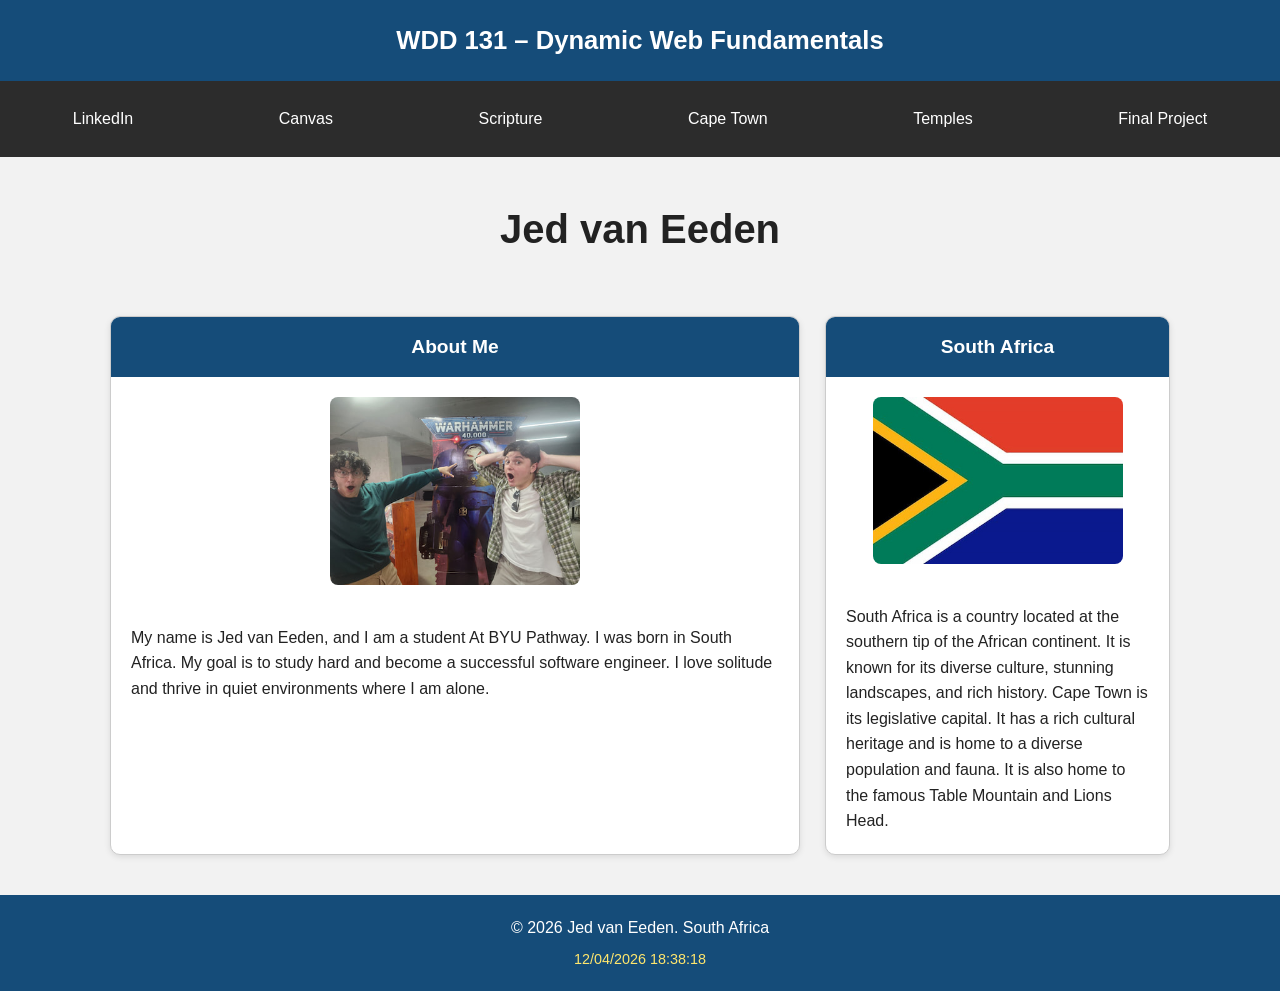
<file: index.html>
<!DOCTYPE html>
<html lang="en">
<head>
    <meta charset="UTF-8">
    <meta name="viewport" content="width=device-width, initial-scale=1.0">
    <title>WDD 131 – Dynamic Web Fundamentals – Jed van Eeden</title>
    <meta name="description" content="WDD 131 – Dynamic Web Fundamentals, Jed van Eeden, web development course page with dynamic content and fundamentals.">
    <meta name="author" content="Jed van Eeden">
    <link rel="preconnect" href="https://fonts.googleapis.com">
    <link rel="preconnect" href="https://fonts.gstatic.com" crossorigin>
    <link href="https://fonts.googleapis.com/css2?family=Inter:wght@400;500;600;700&display=swap" rel="stylesheet">
    <link rel="stylesheet" href="styles/base.css">
    <script src="scripts/getdates.js" defer></script>
</head>
<body>
    <header>
        <span id="course-title">WDD 131 – Dynamic Web Fundamentals</span>
        <nav>
            <a href="https://www.linkedin.com/">LinkedIn</a>
            <a href="https://byupw.instructure.com/">Canvas</a>
            <a href="https://www.churchofjesuschrist.org/study/scriptures/bofm/1-ne/3?lang=eng&id=p7#p7">Scripture</a>
            <a href="place.html">Cape Town</a>
            <a href="filtered-temples.html">Temples</a>
            <a href="#">Final Project</a>
        </nav>
    </header>
    <main>
        <h1>Jed van Eeden</h1>
        <section class="card">
            <h2>About Me</h2>
            <img src="images/profile.jpg" alt="me(left) and my friend(right)">
            <p>My name is Jed van Eeden, and I am a student At BYU Pathway. I was born in South Africa. My goal is to study hard and become a successful software engineer. I love solitude and thrive in quiet environments where I am alone.</p>
        </section>
        <section class="card">
            <h2>South Africa</h2>
            <img src="images/flag.jpg" alt="South African Flag">
            <p>South Africa is a country located at the southern tip of the African continent. It is known for its diverse culture, stunning landscapes, and rich history. Cape Town is its legislative capital. It has a rich cultural heritage and is home to a diverse population and fauna. It is also home to the famous Table Mountain and Lions Head.</p>
        </section>
    </main>
    <footer>
        <p>&copy; <span id="currentyear"></span> Jed van Eeden. South Africa</p>
        <p id="lastModified"></p>
    </footer>
</body>
</html>
</file>
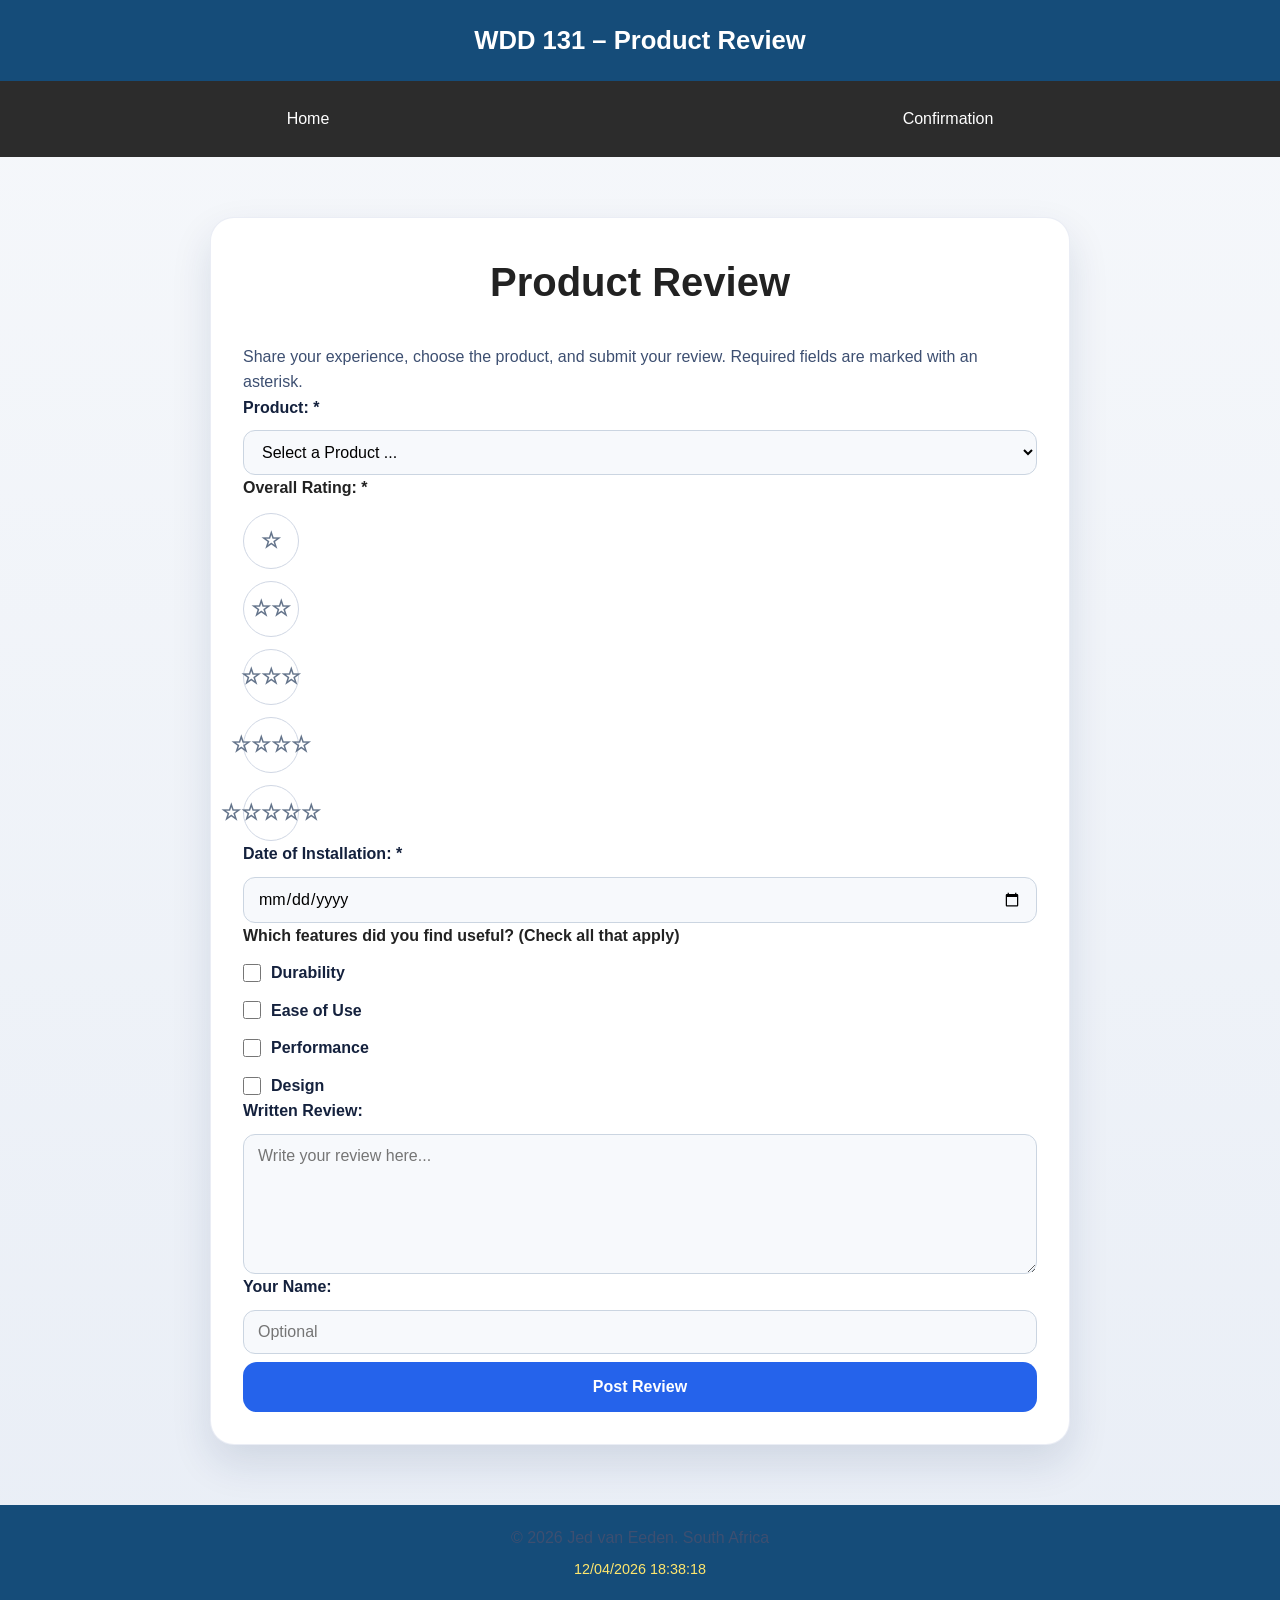
<file: form.html>
<!DOCTYPE html>
<html lang="en">
<head>
    <meta charset="UTF-8">
    <meta name="viewport" content="width=device-width, initial-scale=1.0">
    <title>Product Review Form</title>
    <meta name="description" content="Responsive product review form for WDD 131 assignment.">
    <meta name="author" content="Jed van Eeden">
    <link rel="preconnect" href="https://fonts.googleapis.com">
    <link rel="preconnect" href="https://fonts.gstatic.com" crossorigin>
    <link href="https://fonts.googleapis.com/css2?family=Inter:wght@400;500;600;700&display=swap" rel="stylesheet">
    <link rel="stylesheet" href="styles/base.css">
    <link rel="stylesheet" href="styles/form.css">
    <script src="scripts/getdates.js" defer></script>
    <script src="scripts/form.js" defer></script>
</head>
<body>
    <header>
        <span id="course-title">WDD 131 – Product Review</span>
        <nav>
            <a href="index.html">Home</a>
            <a href="review.html">Confirmation</a>
        </nav>
    </header>
    <main>
        <form method="get" action="review.html">
            <h1>Product Review</h1>
            <p>Share your experience, choose the product, and submit your review. Required fields are marked with an asterisk.</p>

            <div class="form-group">
                <label for="productName">Product: *</label>
                <select id="productName" name="productName" required>
                    <option value="" disabled selected>Select a Product ...</option>
                </select>
            </div>

            <fieldset class="fieldset-group">
                <legend>Overall Rating: *</legend>
                <div class="rating-row">
                    <div>
                        <input class="rating-input" type="radio" id="rating1" name="rating" value="1" required aria-label="1 star">
                        <label class="rating-label" for="rating1" title="1 star">☆</label>
                    </div>
                    <div>
                        <input class="rating-input" type="radio" id="rating2" name="rating" value="2" required aria-label="2 stars">
                        <label class="rating-label" for="rating2" title="2 stars">☆☆</label>
                    </div>
                    <div>
                        <input class="rating-input" type="radio" id="rating3" name="rating" value="3" required aria-label="3 stars">
                        <label class="rating-label" for="rating3" title="3 stars">☆☆☆</label>
                    </div>
                    <div>
                        <input class="rating-input" type="radio" id="rating4" name="rating" value="4" required aria-label="4 stars">
                        <label class="rating-label" for="rating4" title="4 stars">☆☆☆☆</label>
                    </div>
                    <div>
                        <input class="rating-input" type="radio" id="rating5" name="rating" value="5" required aria-label="5 stars">
                        <label class="rating-label" for="rating5" title="5 stars">☆☆☆☆☆</label>
                    </div>
                </div>
            </fieldset>

            <div class="form-group">
                <label for="installationDate">Date of Installation: *</label>
                <input type="date" id="installationDate" name="installationDate" required>
            </div>

            <fieldset class="fieldset-group">
                <legend>Which features did you find useful? <span>(Check all that apply)</span></legend>
                <div class="feature-list">
                    <label class="feature-item" for="featureDurability">
                        <input type="checkbox" id="featureDurability" name="usefulFeatures" value="Durability">
                        Durability
                    </label>
                    <label class="feature-item" for="featureEaseOfUse">
                        <input type="checkbox" id="featureEaseOfUse" name="usefulFeatures" value="Ease of Use">
                        Ease of Use
                    </label>
                    <label class="feature-item" for="featurePerformance">
                        <input type="checkbox" id="featurePerformance" name="usefulFeatures" value="Performance">
                        Performance
                    </label>
                    <label class="feature-item" for="featureDesign">
                        <input type="checkbox" id="featureDesign" name="usefulFeatures" value="Design">
                        Design
                    </label>
                </div>
            </fieldset>

            <div class="form-group">
                <label for="writtenReview">Written Review:</label>
                <textarea id="writtenReview" name="writtenReview" placeholder="Write your review here..."></textarea>
            </div>

            <div class="form-group">
                <label for="userName">Your Name:</label>
                <input type="text" id="userName" name="userName" placeholder="Optional">
            </div>

            <input type="submit" value="Post Review">
        </form>
    </main>
    <footer>
        <p>&copy; <span id="currentyear"></span> Jed van Eeden. South Africa</p>
        <p id="lastModified"></p>
    </footer>
</body>
</html>
</file>
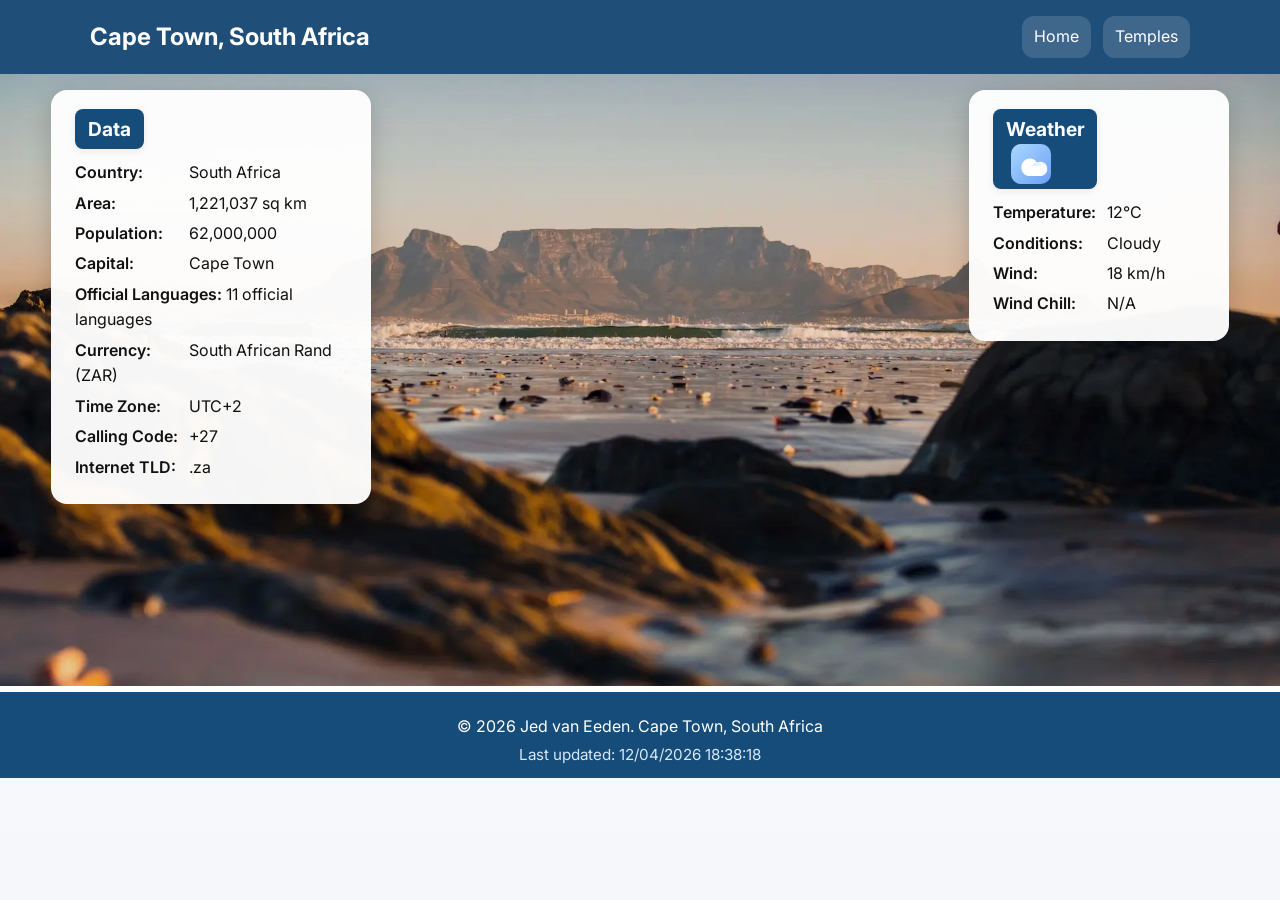
<file: place.html>
<!DOCTYPE html>
<html lang="en">
<head>
    <meta charset="UTF-8">
    <meta name="viewport" content="width=device-width, initial-scale=1.0">
    <title>Cape Town, South Africa | My Country and Home</title>
    <meta name="description" content="A Cape Town webpage featuring South Africa, local highlights, and a weather section with wind chill.">
    <meta name="author" content="Jed van Eeden">
    <link rel="preconnect" href="https://fonts.googleapis.com">
    <link rel="preconnect" href="https://fonts.gstatic.com" crossorigin>
    <link href="https://fonts.googleapis.com/css2?family=Inter:wght@400;500;600;700;800&display=swap" rel="stylesheet">
    <link rel="stylesheet" href="styles/place.css">
    <script src="scripts/place.js" defer></script>
</head>
<body>

    <header class="site-header">
        <div class="site-title-row">
            <h1>Cape Town, South Africa</h1>
            <nav>
                <a href="index.html">Home</a>
                <a href="filtered-temples.html">Temples</a>
            </nav>
        </div>
    </header>


    <main>
        <section class="hero-bg">
            <picture>
                <source srcset="images/cape-town-hero-image.webp 1440w, images/cape-town-hero-image.webp 960w, images/cape-town-hero-mobile.webp 480w" sizes="100vw" type="image/webp">
                <img src="images/cape-town-hero-image.webp" alt="Cape Town, Table Mountain and ocean in the background" class="hero-img-bg">
            </picture>
            <div class="overlay-blocks">
                <div class="data-block">
                    <div class="block-title">Data</div>
                    <ul>
                        <li><strong>Country:</strong> South Africa</li>
                        <li><strong>Area:</strong> 1,221,037 sq km</li>
                        <li><strong>Population:</strong> 62,000,000</li>
                        <li><strong>Capital:</strong> Cape Town</li>
                        <li><strong>Official Languages:</strong> 11 official languages</li>
                        <li><strong>Currency:</strong> South African Rand (ZAR)</li>
                        <li><strong>Time Zone:</strong> UTC+2</li>
                        <li><strong>Calling Code:</strong> +27</li>
                        <li><strong>Internet TLD:</strong> .za</li>
                    </ul>
                </div>
                <div class="weather-block">
                    <div class="block-title">Weather <img class="weather-icon-mobile" src="images/weather-cloud.svg" alt="Cloud weather icon"></div>
                    <ul>
                        <li><strong>Temperature:</strong> <span id="temperature">12°C</span></li>
                        <li><strong>Conditions:</strong> Cloudy</li>
                        <li><strong>Wind:</strong> 18 km/h</li>
                        <li><strong>Wind Chill:</strong> <span id="wind-chill">N/A</span></li>
                    </ul>
                </div>
            </div>
        </section>
    </main>

    <footer>
        <p>&copy; <span id="currentyear"></span> Jed van Eeden. Cape Town, South Africa</p>
        <p id="lastModified"></p>
    </footer>
</body>
</html>
</file>
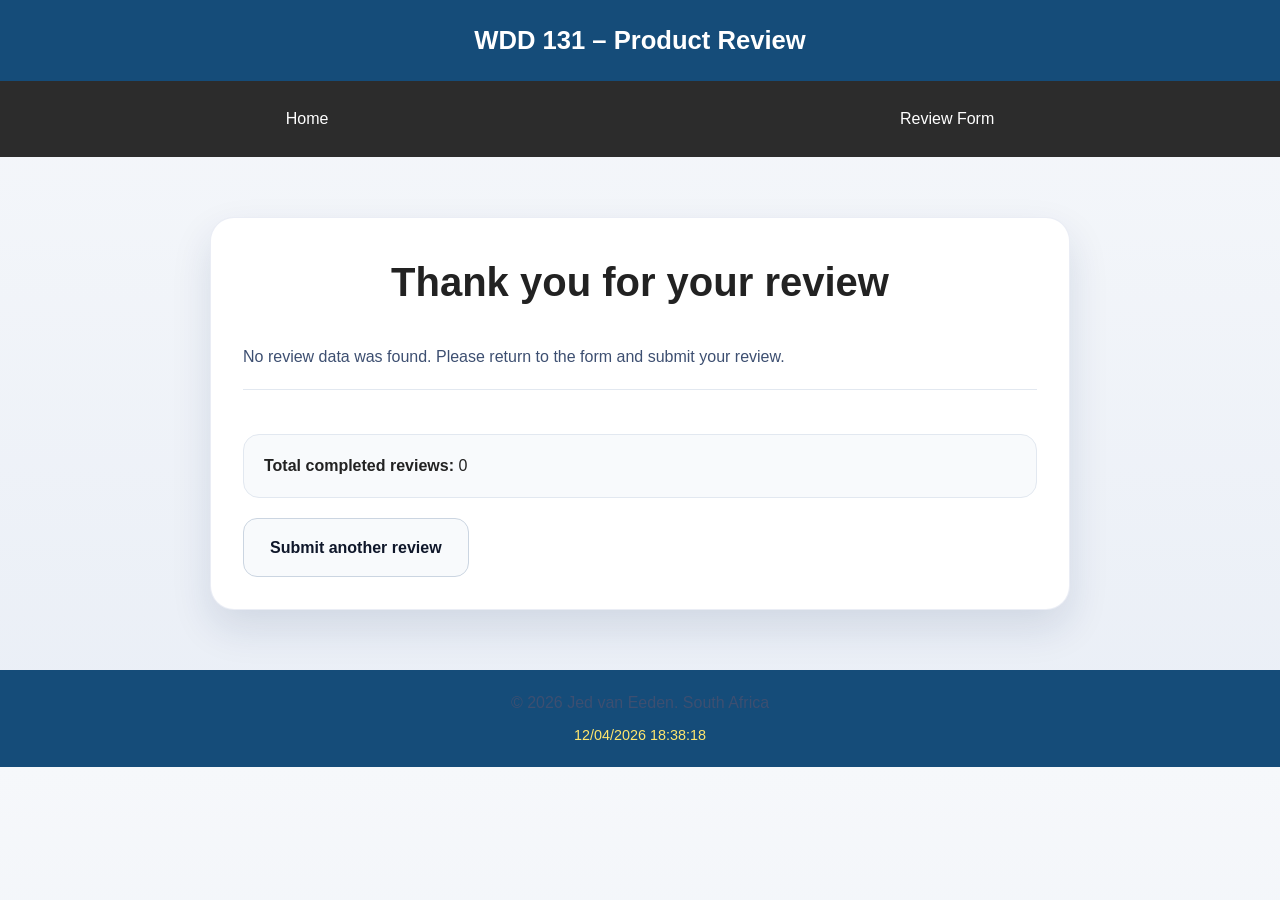
<file: review.html>
<!DOCTYPE html>
<html lang="en">
<head>
    <meta charset="UTF-8">
    <meta name="viewport" content="width=device-width, initial-scale=1.0">
    <title>Review Confirmation</title>
    <meta name="description" content="Product review confirmation page for WDD 131 assignment.">
    <meta name="author" content="Jed van Eeden">
    <link rel="preconnect" href="https://fonts.googleapis.com">
    <link rel="preconnect" href="https://fonts.gstatic.com" crossorigin>
    <link href="https://fonts.googleapis.com/css2?family=Inter:wght@400;500;600;700&display=swap" rel="stylesheet">
    <link rel="stylesheet" href="styles/base.css">
    <link rel="stylesheet" href="styles/form.css">
    <script src="scripts/getdates.js" defer></script>
    <script src="scripts/review.js" defer></script>
</head>
<body>
    <header>
        <span id="course-title">WDD 131 – Product Review</span>
        <nav>
            <a href="index.html">Home</a>
            <a href="form.html">Review Form</a>
        </nav>
    </header>
    <main>
        <section class="review-card">
            <h1>Thank you for your review</h1>
            <p class="review-message">We are processing your review details now.</p>
            <div class="review-summary" aria-live="polite"></div>
            <div class="review-count">
                <strong>Total completed reviews:</strong> <span id="reviewCount">0</span>
            </div>
            <a class="button secondary" href="form.html">Submit another review</a>
        </section>
    </main>
    <footer>
        <p>&copy; <span id="currentyear"></span> Jed van Eeden. South Africa</p>
        <p id="lastModified"></p>
    </footer>
</body>
</html>
</file>
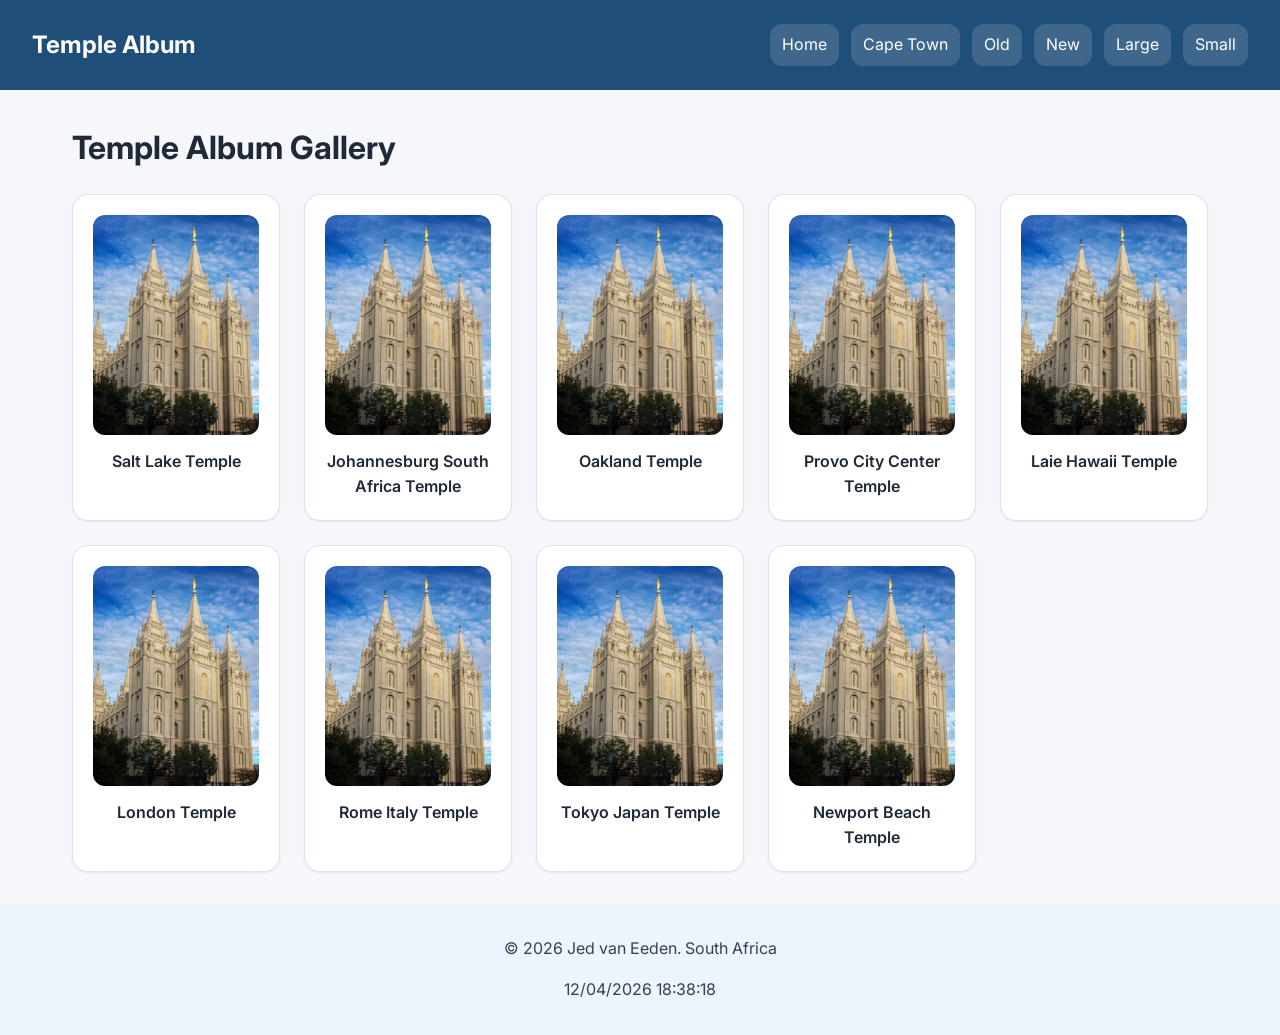
<file: temples.html>
﻿<!DOCTYPE html>
<html lang="en">
<head>
    <meta charset="UTF-8">
    <meta name="viewport" content="width=device-width, initial-scale=1.0">
    <title>Temple Album</title>
    <meta name="description" content="Temple Album gallery for WDD 131 course. Collection of temple images with captions.">
    <meta name="author" content="Jed van Eeden">
    <link rel="preconnect" href="https://fonts.googleapis.com">
    <link rel="preconnect" href="https://fonts.gstatic.com" crossorigin>
    <link href="https://fonts.googleapis.com/css2?family=Inter:wght@400;500;600;700&display=swap" rel="stylesheet">
    <link rel="stylesheet" href="styles/temples.css">
    <link rel="stylesheet" href="styles/temples-large.css" media="screen and (min-width: 65rem)">
    <script src="scripts/temples.js" defer></script>
</head>
<body>
    <header>
        <p class="site-title">Temple Album</p>
        <nav>
            <a href="index.html">Home</a>
            <a href="place.html">Cape Town</a>
            <a href="#">Old</a>
            <a href="#">New</a>
            <a href="#">Large</a>
            <a href="#">Small</a>
        </nav>
    </header>
    <main>
        <h1>Temple Album Gallery</h1>
        <section class="gallery">
            <figure>
                <img src="images/temple-placeholder.jpg" alt="Temple placeholder image">
                <figcaption>Salt Lake Temple</figcaption>
            </figure>
            <figure>
                <img src="images/temple-placeholder.jpg" alt="Temple placeholder image">
                <figcaption>Johannesburg South Africa Temple</figcaption>
            </figure>
            <figure>
                <img src="images/temple-placeholder.jpg" alt="Temple placeholder image">
                <figcaption>Oakland Temple</figcaption>
            </figure>
            <figure>
                <img src="images/temple-placeholder.jpg" alt="Temple placeholder image">
                <figcaption>Provo City Center Temple</figcaption>
            </figure>
            <figure>
                <img src="images/temple-placeholder.jpg" alt="Temple placeholder image">
                <figcaption>Laie Hawaii Temple</figcaption>
            </figure>
            <figure>
                <img src="images/temple-placeholder.jpg" alt="Temple placeholder image">
                <figcaption>London Temple</figcaption>
            </figure>
            <figure>
                <img src="images/temple-placeholder.jpg" alt="Temple placeholder image">
                <figcaption>Rome Italy Temple</figcaption>
            </figure>
            <figure>
                <img src="images/temple-placeholder.jpg" alt="Temple placeholder image">
                <figcaption>Tokyo Japan Temple</figcaption>
            </figure>
            <figure>
                <img src="images/temple-placeholder.jpg" alt="Temple placeholder image">
                <figcaption>Newport Beach Temple</figcaption>
            </figure>
        </section>
    </main>
    <footer>
        <p>&copy; <span id="currentyear"></span> Jed van Eeden. South Africa</p>
        <p id="lastModified"></p>
    </footer>
</body>
</html>
</file>
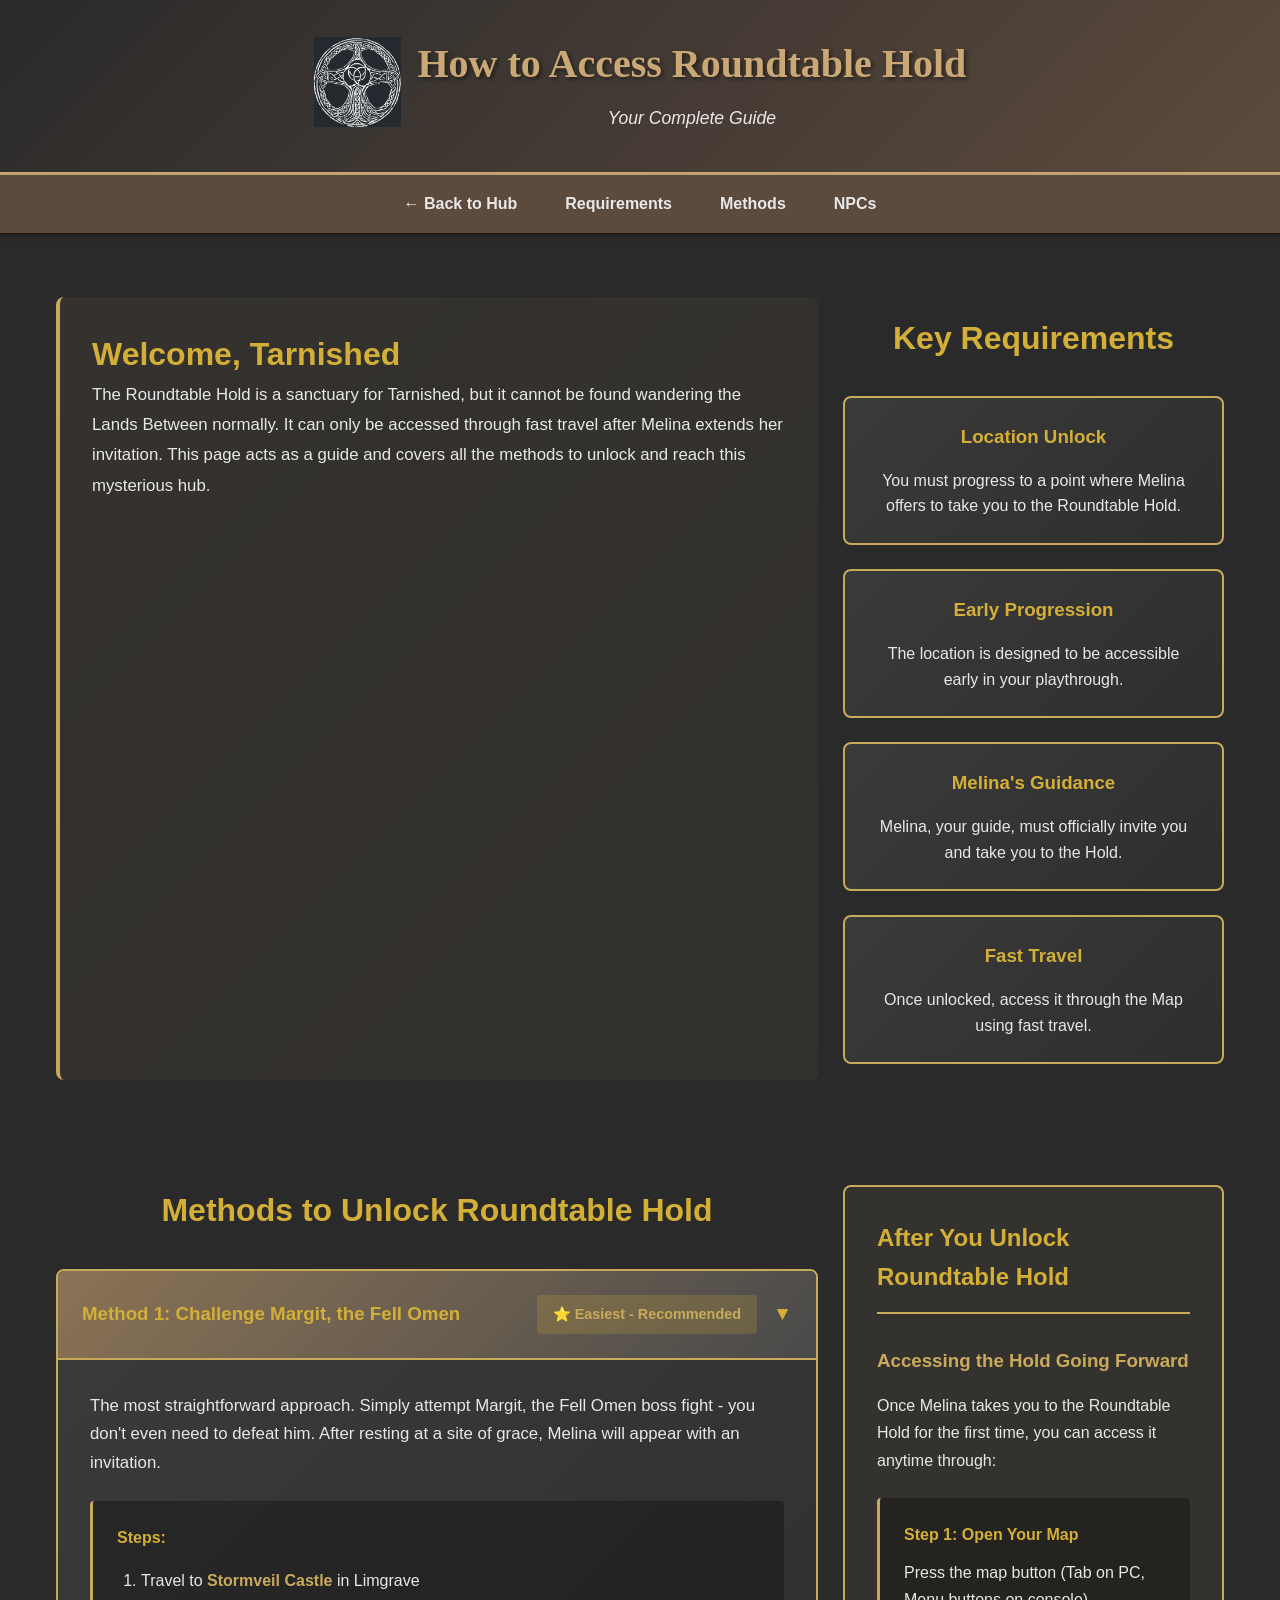
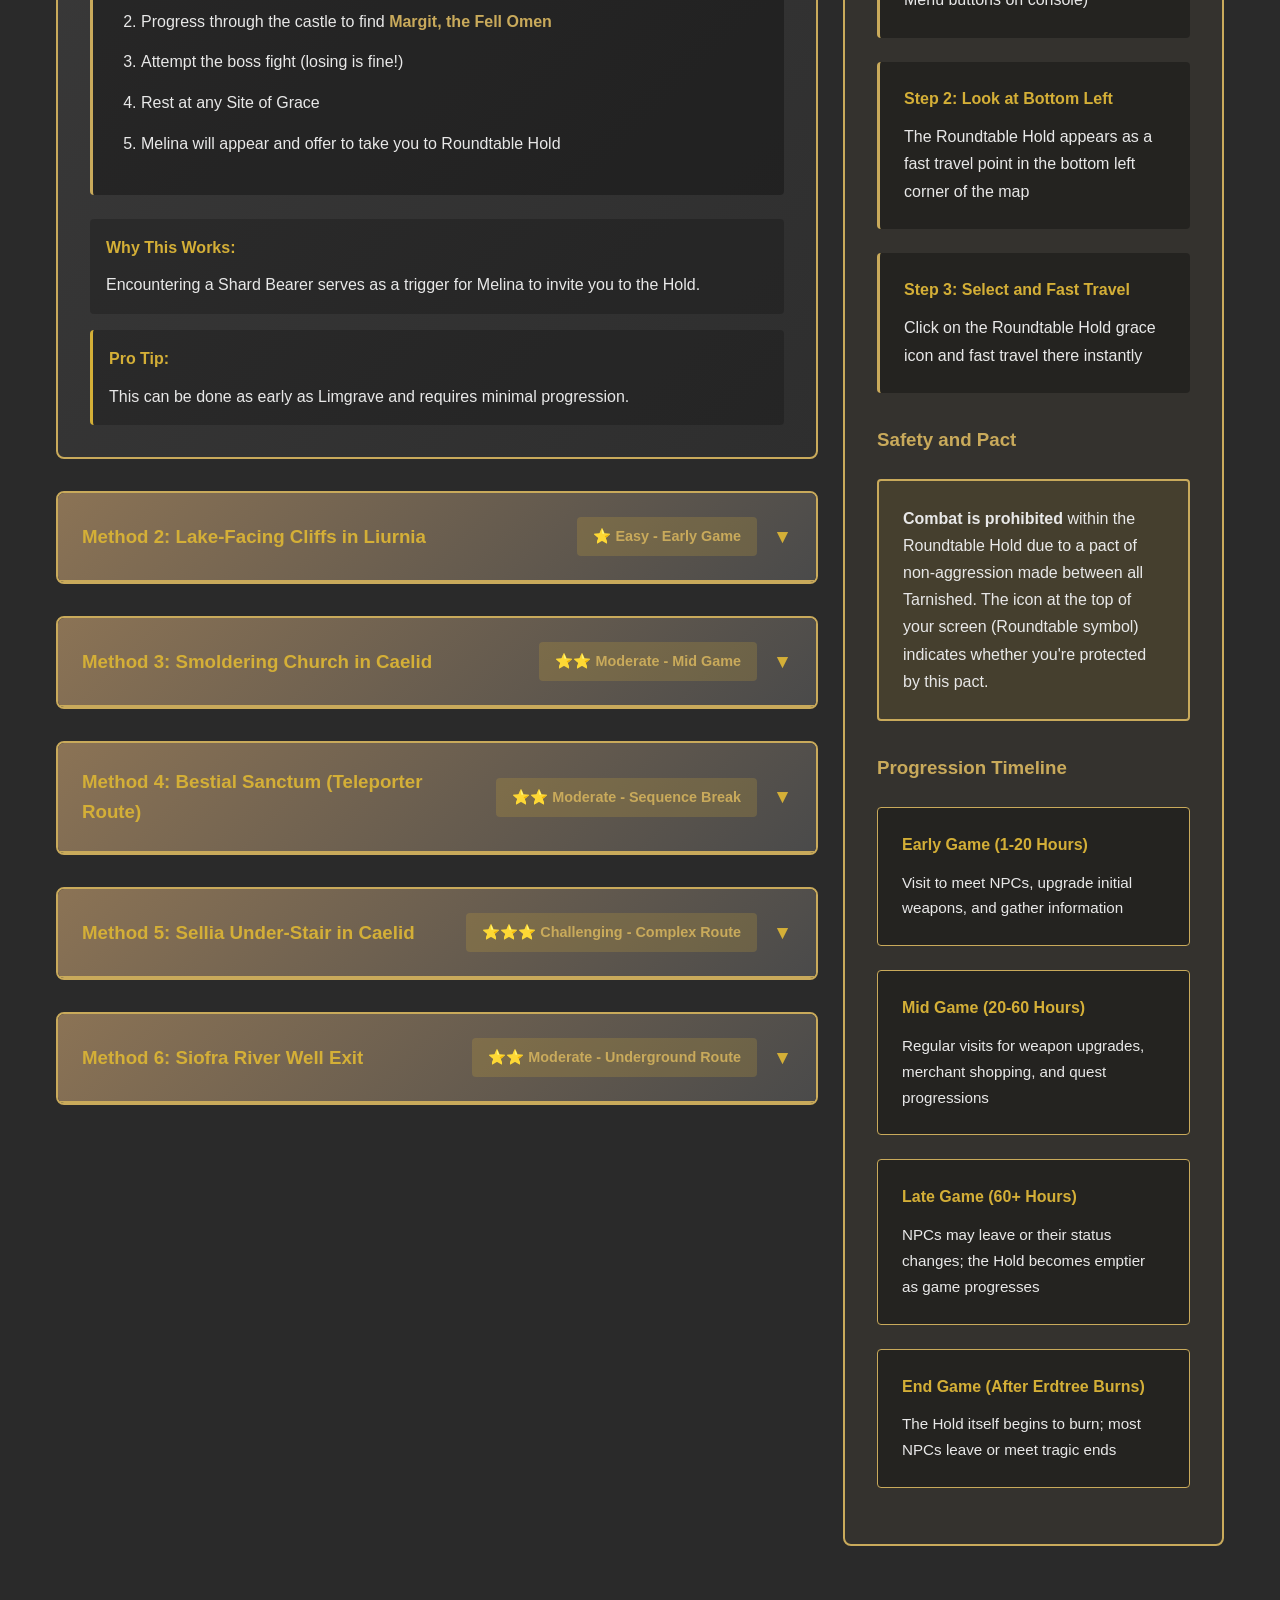
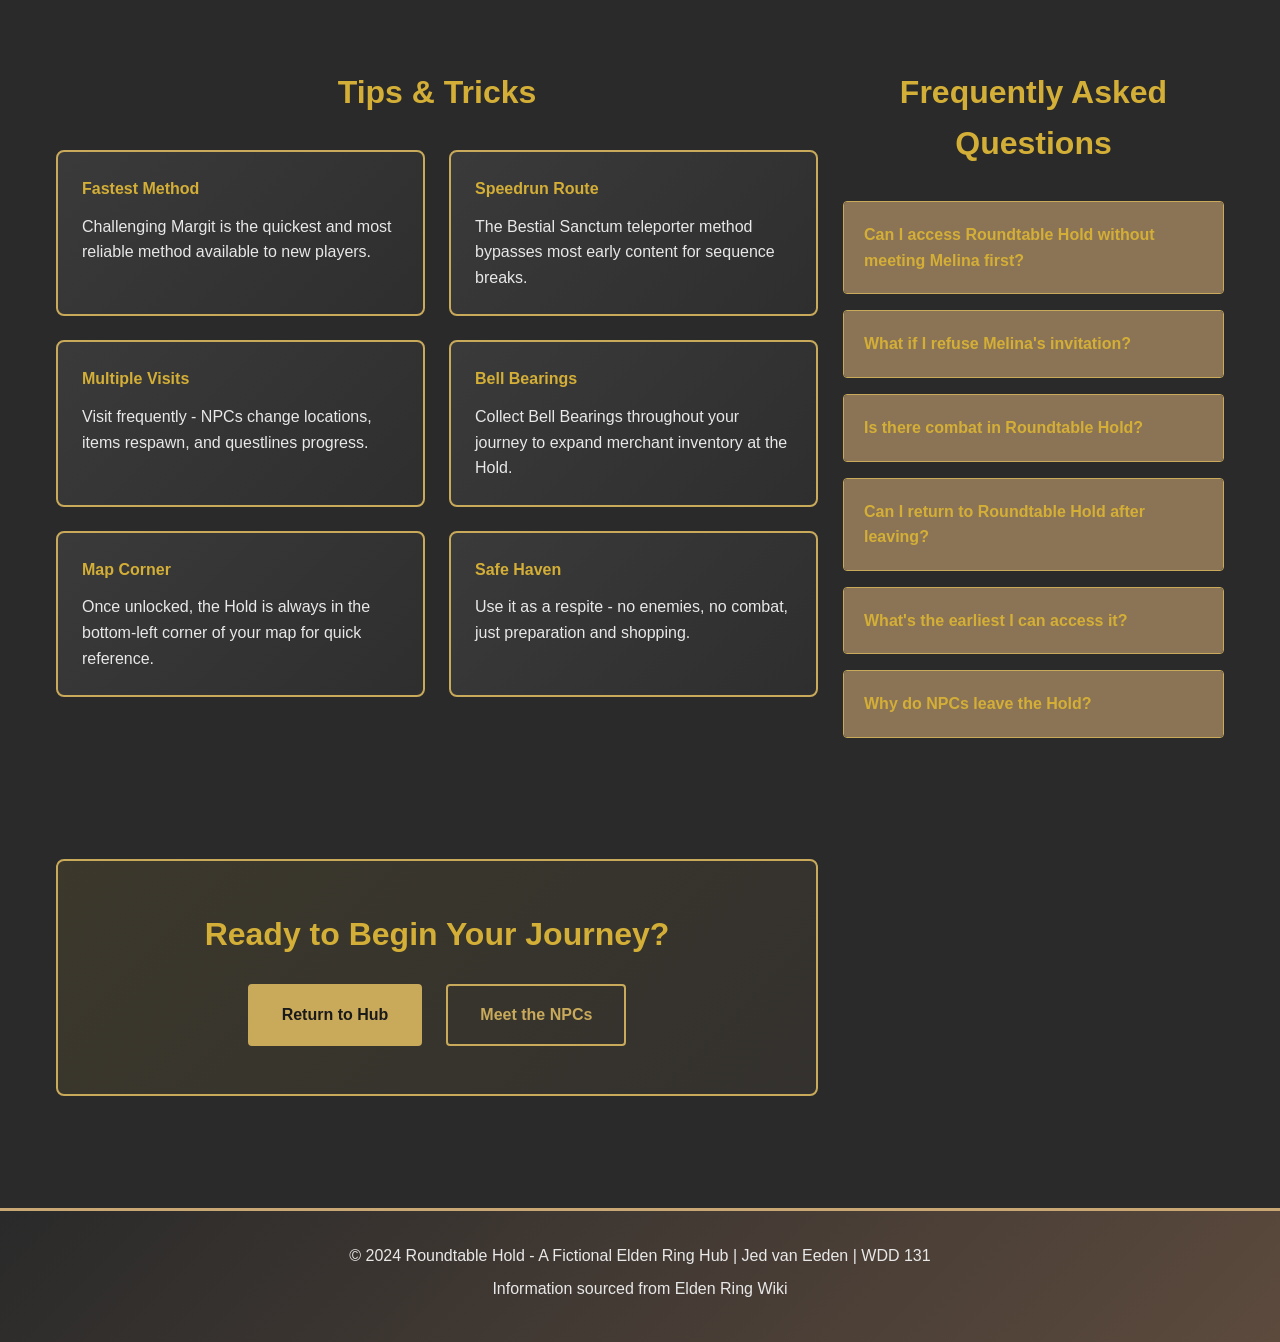
<file: project/access-guide.html>
<!DOCTYPE html>
<html lang="en">
<head>
    <meta charset="UTF-8">
    <meta name="viewport" content="width=device-width, initial-scale=1.0">
    <meta name="description" content="Complete guide to accessing Roundtable Hold in Elden Ring. Multiple methods explained.">
    <meta name="author" content="Jed van Eeden">
    <title>Access Guide - Roundtable Hold</title>
    <link rel="icon" type="image/jpeg" href="project-images/roundtable-logo.jpg">
    <link rel="stylesheet" href="../styles/base.css">
    <link rel="stylesheet" href="siteplan.css">
    <link rel="stylesheet" href="../styles/access-guide.css">
</head>
<body>
    <header class="main-header">
        <div class="header-content">
            <div class="logo-section">
                <div class="logo">
                    <img src="project-images/roundtable-logo.jpg" alt="Roundtable Hold Logo">
                </div>
                <div class="header-text">
                    <h1>How to Access Roundtable Hold</h1>
                    <p class="tagline">Your Complete Guide</p>
                </div>
            </div>
        </div>
    </header>

    <nav class="main-nav">
        <ul class="nav-list">
            <li><a href="roundtable.html">← Back to Hub</a></li>
            <li><a href="#requirements">Requirements</a></li>
            <li><a href="#methods">Methods</a></li>
            <li><a href="npcs.html">NPCs</a></li>
        </ul>
    </nav>

    <main class="main-content">
        <!-- INTRODUCTION -->
        <section class="intro-section">
            <h2>Welcome, Tarnished</h2>
            <p>
                The Roundtable Hold is a sanctuary for Tarnished, but it cannot be found wandering 
                the Lands Between normally. It can only be accessed through fast travel after Melina extends her invitation. 
                This page acts as a guide and covers all the methods to unlock and reach this mysterious hub.
            </p>
        </section>

        <!-- KEY REQUIREMENTS -->
        <section id="requirements" class="requirements-section">
            <h2>Key Requirements</h2>
            <div class="requirements-grid">
                <div class="requirement-card">
                    <h3>Location Unlock</h3>
                    <p>You must progress to a point where Melina offers to take you to the Roundtable Hold.</p>
                </div>
                <div class="requirement-card">
                    <h3>Early Progression</h3>
                    <p>The location is designed to be accessible early in your playthrough.</p>
                </div>
                <div class="requirement-card">
                    <h3>Melina's Guidance</h3>
                    <p>Melina, your guide, must officially invite you and take you to the Hold.</p>
                </div>
                <div class="requirement-card">
                    <h3>Fast Travel</h3>
                    <p>Once unlocked, access it through the Map using fast travel.</p>
                </div>
            </div>
        </section>

        <!-- ACCESS METHODS -->
        <section id="methods" class="methods-section">
            <h2>Methods to Unlock Roundtable Hold</h2>
            
            <!-- METHOD 1: Challenge Margit -->
            <article class="access-method method-1">
                <div class="method-header">
                    <h3>Method 1: Challenge Margit, the Fell Omen</h3>
                    <span class="method-difficulty">⭐ Easiest - Recommended</span>
                </div>
                <div class="method-content">
                    <p class="method-description">
                        The most straightforward approach. Simply attempt Margit, the Fell Omen boss fight - you don't 
                        even need to defeat him. After resting at a site of grace, Melina will appear with an invitation.
                    </p>
                    <div class="method-steps">
                        <h4>Steps:</h4>
                        <ol>
                            <li>Travel to <strong>Stormveil Castle</strong> in Limgrave</li>
                            <li>Progress through the castle to find <strong>Margit, the Fell Omen</strong></li>
                            <li>Attempt the boss fight (losing is fine!)</li>
                            <li>Rest at any Site of Grace</li>
                            <li>Melina will appear and offer to take you to Roundtable Hold</li>
                        </ol>
                    </div>
                    <div class="method-details">
                        <h4>Why This Works:</h4>
                        <p>Encountering a Shard Bearer serves as a trigger for Melina to invite you to the Hold.</p>
                    </div>
                    <div class="method-note">
                        <strong>Pro Tip:</strong> This can be done as early as Limgrave and requires minimal progression.
                    </div>
                </div>
            </article>

            <!-- METHOD 2: Liurnia of the Lakes -->
            <article class="access-method method-2">
                <div class="method-header">
                    <h3>Method 2: Lake-Facing Cliffs in Liurnia</h3>
                    <span class="method-difficulty">⭐ Easy - Early Game</span>
                </div>
                <div class="method-content">
                    <p class="method-description">
                        Reach Liurnia of the Lakes and rest at the Lake-Facing Cliffs Site of Grace. 
                        Melina will appear to invite you.
                    </p>
                    <div class="method-steps">
                        <h4>Steps:</h4>
                        <ol>
                            <li>Exit Limgrave toward the north</li>
                            <li>Navigate past Stormhill to find a broken bridge</li>
                            <li>Go down the path (wolves will guard it)</li>
                            <li>Reach <strong>Liurnia of the Lakes</strong></li>
                            <li>Rest at <strong>Lake-Facing Cliffs</strong> Site of Grace</li>
                            <li>Melina will invite you to Roundtable Hold</li>
                        </ol>
                    </div>
                    <div class="method-details">
                        <h4>Map Markers:</h4>
                        <p>
                            The path starts north of Stormhill Shack and navigates around wolves to reach Liurnia 
                            early before defeating major bosses.
                        </p>
                    </div>
                    <div class="method-note">
                        <strong>Warning:</strong> This sequence break may affect Roderika's quest progression.
                    </div>
                </div>
            </article>

            <!-- METHOD 3: Caelid Smoldering Church -->
            <article class="access-method method-3">
                <div class="method-header">
                    <h3>Method 3: Smoldering Church in Caelid</h3>
                    <span class="method-difficulty">⭐⭐ Moderate - Mid Game</span>
                </div>
                <div class="method-content">
                    <p class="method-description">
                        Reach Caelid and find the Smoldering Church. Rest at the Site of Grace inside 
                        to receive Melina's invitation.
                    </p>
                    <div class="method-steps">
                        <h4>Steps:</h4>
                        <ol>
                            <li>Travel north from Stormhill Shack</li>
                            <li>Pass Saintsbridge and Summonwater Village</li>
                            <li>Enter <strong>Caelid</strong></li>
                            <li>Find the <strong>Smoldering Church</strong> on the left side</li>
                            <li>Rest at the Site of Grace inside</li>
                            <li>Melina will invite you</li>
                        </ol>
                    </div>
                    <div class="method-details">
                        <h4>Notable:</h4>
                        <p>
                            The church entrance is guarded by <strong>Anastasia, Tarnished-Eater</strong>, 
                            an NPC invader. You can rush past her or engage in combat.
                        </p>
                    </div>
                    <div class="method-note">
                        <strong>Tip:</strong> You can force quit if defeated to respawn inside, 
                        or wait for Anastasia to kill you and respawn at the grace.
                    </div>
                </div>
            </article>

            <!-- METHOD 4: Bestial Sanctum via Teleporter -->
            <article class="access-method method-4">
                <div class="method-header">
                    <h3>Method 4: Bestial Sanctum (Teleporter Route)</h3>
                    <span class="method-difficulty">⭐⭐ Moderate - Sequence Break</span>
                </div>
                <div class="method-content">
                    <p class="method-description">
                        Use the teleporter near the Third Church of Marika to reach Dragonbarrow and the Bestial Sanctum. 
                        This is a fast sequence break method.
                    </p>
                    <div class="method-steps">
                        <h4>Steps:</h4>
                        <ol>
                            <li>Locate the <strong>Third Church of Marika</strong> in eastern Limgrave</li>
                            <li>Find the way-gate (teleporter) just north of the church</li>
                            <li>Activate the teleporter to reach <strong>Dragonbarrow</strong></li>
                            <li>Navigate to <strong>Bestial Sanctum</strong></li>
                            <li>Rest at the Site of Grace inside</li>
                            <li>Melina will invite you</li>
                        </ol>
                    </div>
                    <div class="method-details">
                        <h4>Location Details:</h4>
                        <p>
                            The Bestial Sanctum is where you meet Gurranq, Beast Clergyman. 
                            This area is in Dragonbarrow, the northern region of Caelid.
                        </p>
                    </div>
                    <div class="method-note">
                        <strong>Speedrun Route:</strong> This is popular for sequence breaks and speedruns 
                        due to its early accessibility.
                    </div>
                </div>
            </article>

            <!-- METHOD 5: Sellia Under-Stair -->
            <article class="access-method method-5">
                <div class="method-header">
                    <h3>Method 5: Sellia Under-Stair in Caelid</h3>
                    <span class="method-difficulty">⭐⭐⭐ Challenging - Complex Route</span>
                </div>
                <div class="method-content">
                    <p class="method-description">
                        Navigate through a complex sequence involving a trapped chest teleport to reach Sellia. 
                        This method is more roundabout but viable.
                    </p>
                    <div class="method-steps">
                        <h4>Steps:</h4>
                        <ol>
                            <li>Locate <strong>Dragon-Burnt Ruins</strong> in Limgrave</li>
                            <li>Open the trapped chest inside (it teleports you)</li>
                            <li>You'll appear at <strong>Sellia Crystal Tunnel</strong> in Caelid</li>
                            <li>Escape the tunnel</li>
                            <li>Find <strong>Sellia Under-Stair</strong> Site of Grace</li>
                            <li>Rest there for Melina's invitation</li>
                        </ol>
                    </div>
                    <div class="method-details">
                        <h4>Important Notes:</h4>
                        <p>
                            The teleportation from the trapped chest is automatic and unavoidable. 
                            You'll have a temporary debuff upon arrival.
                        </p>
                    </div>
                    <div class="method-note">
                        <strong>Recommendation:</strong> Rest at the grace immediately upon arrival 
                        to remove the debuff and trigger Melina's invitation.
                    </div>
                </div>
            </article>

            <!-- METHOD 6: Siofra River Well -->
            <article class="access-method method-6">
                <div class="method-header">
                    <h3>Method 6: Siofra River Well Exit</h3>
                    <span class="method-difficulty">⭐⭐ Moderate - Underground Route</span>
                </div>
                <div class="method-content">
                    <p class="method-description">
                        Navigate through Siofra River and exit via the elevator at the end. 
                        You'll emerge in Caelid with a Site of Grace nearby.
                    </p>
                    <div class="method-steps">
                        <h4>Steps:</h4>
                        <ol>
                            <li>Find the entrance to <strong>Siofra River Well</strong> in Limgrave</li>
                            <li>Navigate through the underground area</li>
                            <li>Reach the elevator at the very end</li>
                            <li>Ascend to emerge in <strong>Caelid</strong></li>
                            <li>Rest at the nearby Site of Grace</li>
                            <li>Melina appears with her invitation</li>
                        </ol>
                    </div>
                    <div class="method-details">
                        <h4>Surroundings:</h4>
                        <p>
                            When you exit, you'll be near the Great Jar and surrounded by branching roads. 
                            One leads to the Swamp of Aeonia (dangerous), the other to safer areas.
                        </p>
                    </div>
                    <div class="method-note">
                        <strong>Exploration:</strong> This method is good if you're already exploring 
                        the underground regions.
                    </div>
                </div>
            </article>
        </section>

        <!-- AFTER UNLOCKING -->
        <section class="after-section">
            <h2>After You Unlock Roundtable Hold</h2>
            <div class="after-content">
                <h3>Accessing the Hold Going Forward</h3>
                <p>Once Melina takes you to the Roundtable Hold for the first time, you can access it anytime through:</p>
                
                <div class="access-steps">
                    <div class="step">
                        <h4>Step 1: Open Your Map</h4>
                        <p>Press the map button (Tab on PC, Menu buttons on console)</p>
                    </div>
                    <div class="step">
                        <h4>Step 2: Look at Bottom Left</h4>
                        <p>The Roundtable Hold appears as a fast travel point in the bottom left corner of the map</p>
                    </div>
                    <div class="step">
                        <h4>Step 3: Select and Fast Travel</h4>
                        <p>Click on the Roundtable Hold grace icon and fast travel there instantly</p>
                    </div>
                </div>

                <h3 class="mt-section">Safety and Pact</h3>
                <div class="safety-info">
                    <p>
                        <strong>Combat is prohibited</strong> within the Roundtable Hold due to a pact of non-aggression 
                        made between all Tarnished. The icon at the top of your screen (Roundtable symbol) indicates 
                        whether you're protected by this pact.
                    </p>
                </div>

                <h3>Progression Timeline</h3>
                <div class="timeline">
                    <div class="timeline-item">
                        <h4>Early Game (1-20 Hours)</h4>
                        <p>Visit to meet NPCs, upgrade initial weapons, and gather information</p>
                    </div>
                    <div class="timeline-item">
                        <h4>Mid Game (20-60 Hours)</h4>
                        <p>Regular visits for weapon upgrades, merchant shopping, and quest progressions</p>
                    </div>
                    <div class="timeline-item">
                        <h4>Late Game (60+ Hours)</h4>
                        <p>NPCs may leave or their status changes; the Hold becomes emptier as game progresses</p>
                    </div>
                    <div class="timeline-item">
                        <h4>End Game (After Erdtree Burns)</h4>
                        <p>The Hold itself begins to burn; most NPCs leave or meet tragic ends</p>
                    </div>
                </div>
            </div>
        </section>

        <!-- TIPS & TRICKS -->
        <section class="tips-section">
            <h2>Tips & Tricks</h2>
            <div class="tips-grid">
                <div class="tip">
                    <h4>Fastest Method</h4>
                    <p>Challenging Margit is the quickest and most reliable method available to new players.</p>
                </div>
                <div class="tip">
                    <h4>Speedrun Route</h4>
                    <p>The Bestial Sanctum teleporter method bypasses most early content for sequence breaks.</p>
                </div>
                <div class="tip">
                    <h4>Multiple Visits</h4>
                    <p>Visit frequently - NPCs change locations, items respawn, and questlines progress.</p>
                </div>
                <div class="tip">
                    <h4>Bell Bearings</h4>
                    <p>Collect Bell Bearings throughout your journey to expand merchant inventory at the Hold.</p>
                </div>
                <div class="tip">
                    <h4>Map Corner</h4>
                    <p>Once unlocked, the Hold is always in the bottom-left corner of your map for quick reference.</p>
                </div>
                <div class="tip">
                    <h4>Safe Haven</h4>
                    <p>Use it as a respite - no enemies, no combat, just preparation and shopping.</p>
                </div>
            </div>
        </section>

        <!-- FAQ -->
        <section class="faq-section">
            <h2>Frequently Asked Questions</h2>
            <div class="faq-container">
                <div class="faq-item">
                    <h4 class="faq-question">Can I access Roundtable Hold without meeting Melina first?</h4>
                    <p class="faq-answer">No, Melina must personally invite you. She appears at certain sites of grace after meeting specific conditions.</p>
                </div>
                <div class="faq-item">
                    <h4 class="faq-question">What if I refuse Melina's invitation?</h4>
                    <p class="faq-answer">You can decline and she'll offer again at different sites of grace. You can't permanently refuse.</p>
                </div>
                <div class="faq-item">
                    <h4 class="faq-question">Is there combat in Roundtable Hold?</h4>
                    <p class="faq-answer">Generally no - it's a protected space. However, specific encounters (like Mad Tongue Alberich) are exceptions.</p>
                </div>
                <div class="faq-item">
                    <h4 class="faq-question">Can I return to Roundtable Hold after leaving?</h4>
                    <p class="faq-answer">Yes! Use fast travel from your map anytime. Once unlocked, it's permanently accessible.</p>
                </div>
                <div class="faq-item">
                    <h4 class="faq-question">What's the earliest I can access it?</h4>
                    <p class="faq-answer">Via the Bestial Sanctum teleporter, you can access it before defeating any major bosses.</p>
                </div>
                <div class="faq-item">
                    <h4 class="faq-question">Why do NPCs leave the Hold?</h4>
                    <p class="faq-answer">As their questlines progress, NPCs travel elsewhere in the world. Their story arcs lead them away.</p>
                </div>
            </div>
        </section>

        <!-- CTA SECTION -->
        <section class="cta-section">
            <h2>Ready to Begin Your Journey?</h2>
            <div class="cta-buttons">
                <a href="roundtable.html" class="btn btn-primary">Return to Hub</a>
                <a href="npcs.html" class="btn btn-secondary">Meet the NPCs</a>
            </div>
        </section>
    </main>

    <footer class="main-footer">
        <div class="footer-content">
            <p>&copy; 2024 Roundtable Hold - A Fictional Elden Ring Hub | Jed van Eeden | WDD 131</p>
            <p>Information sourced from Elden Ring Wiki</p>
        </div>
    </footer>

    <script src="../scripts/access-guide.js"></script>
</body>
</html>
</file>
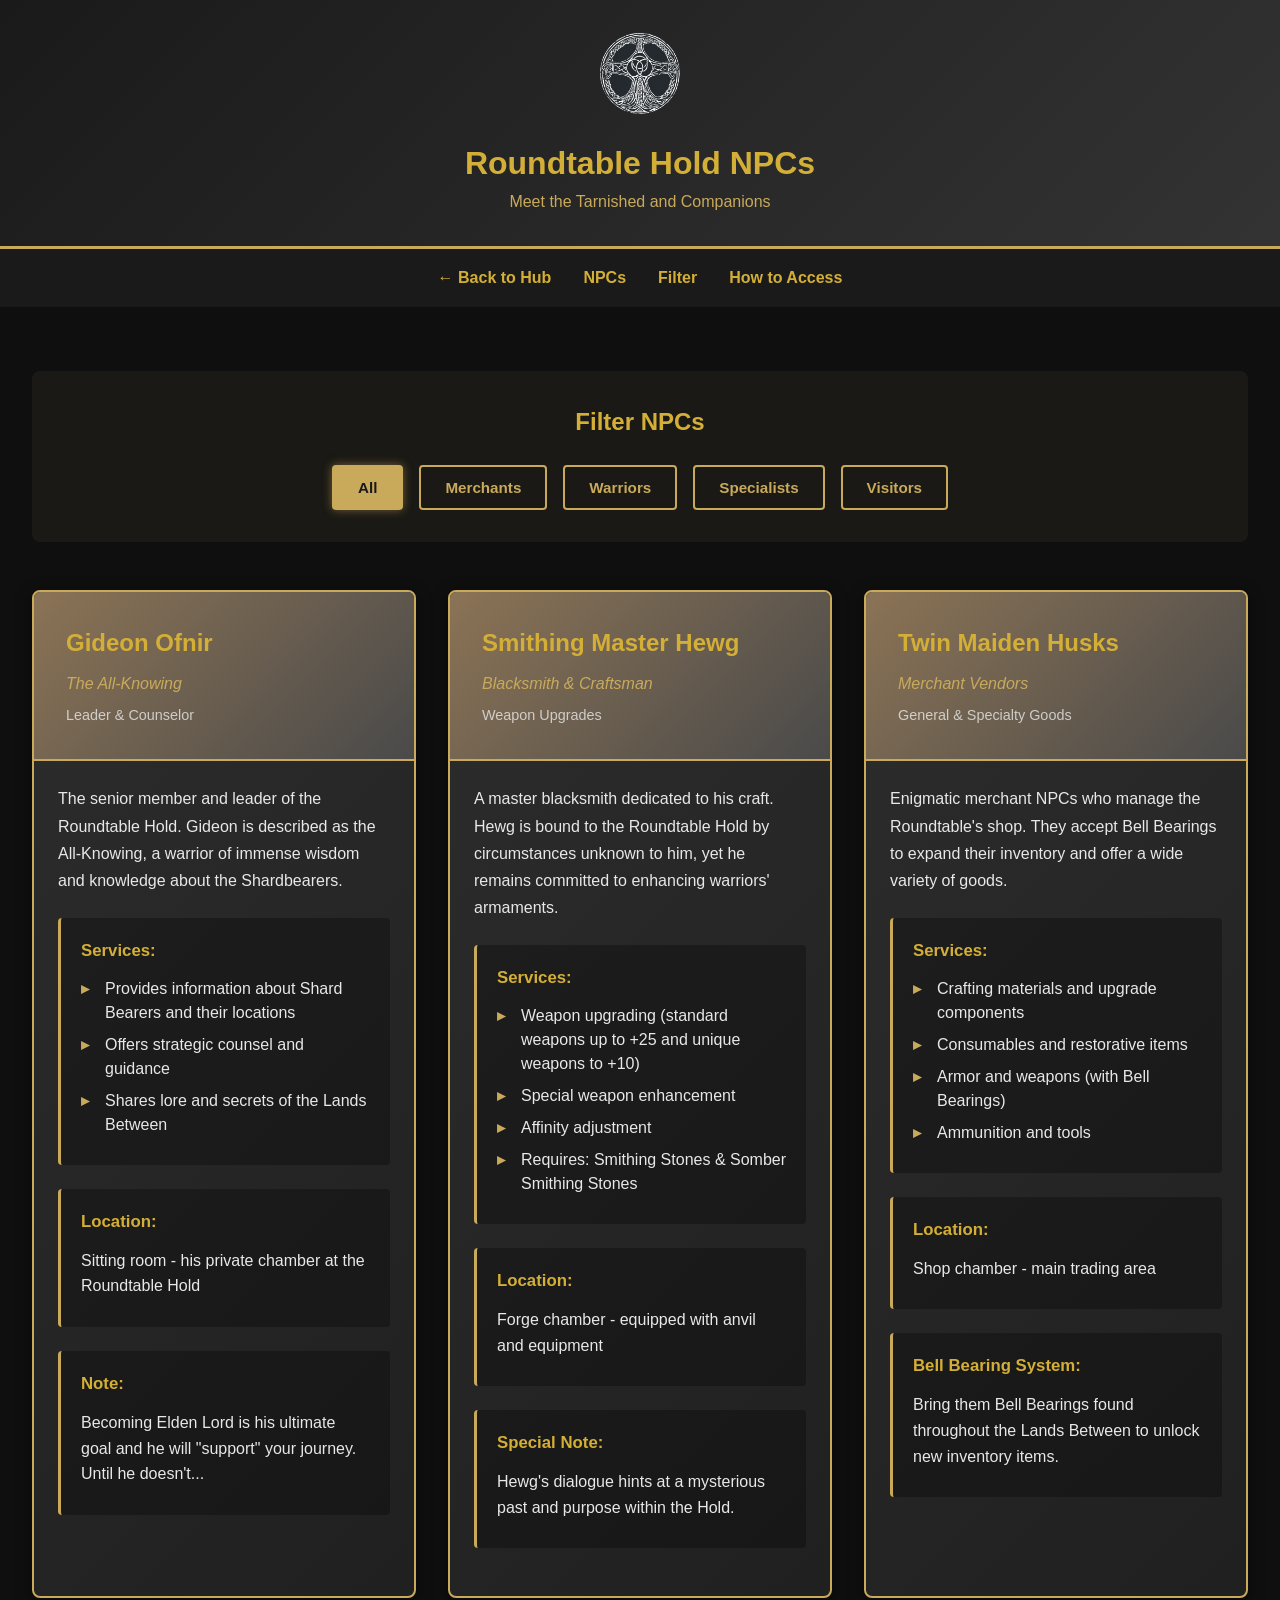
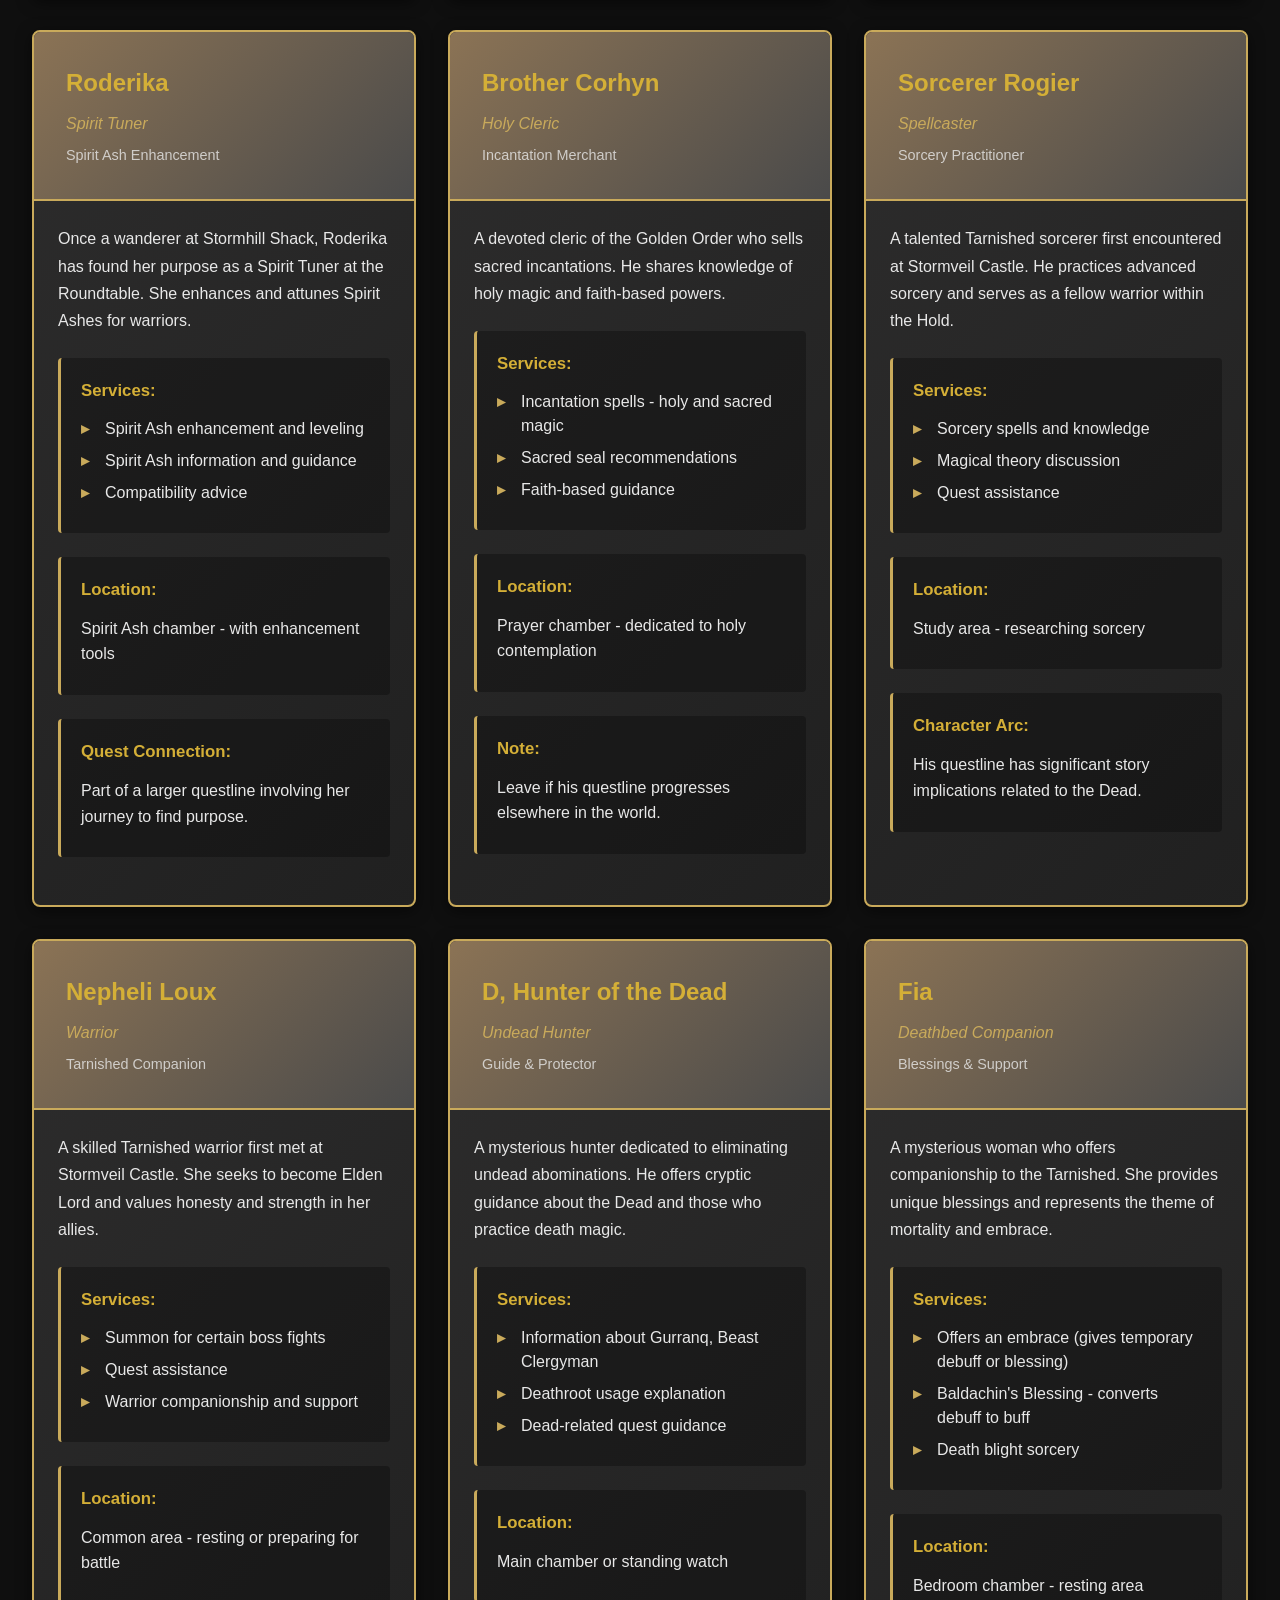
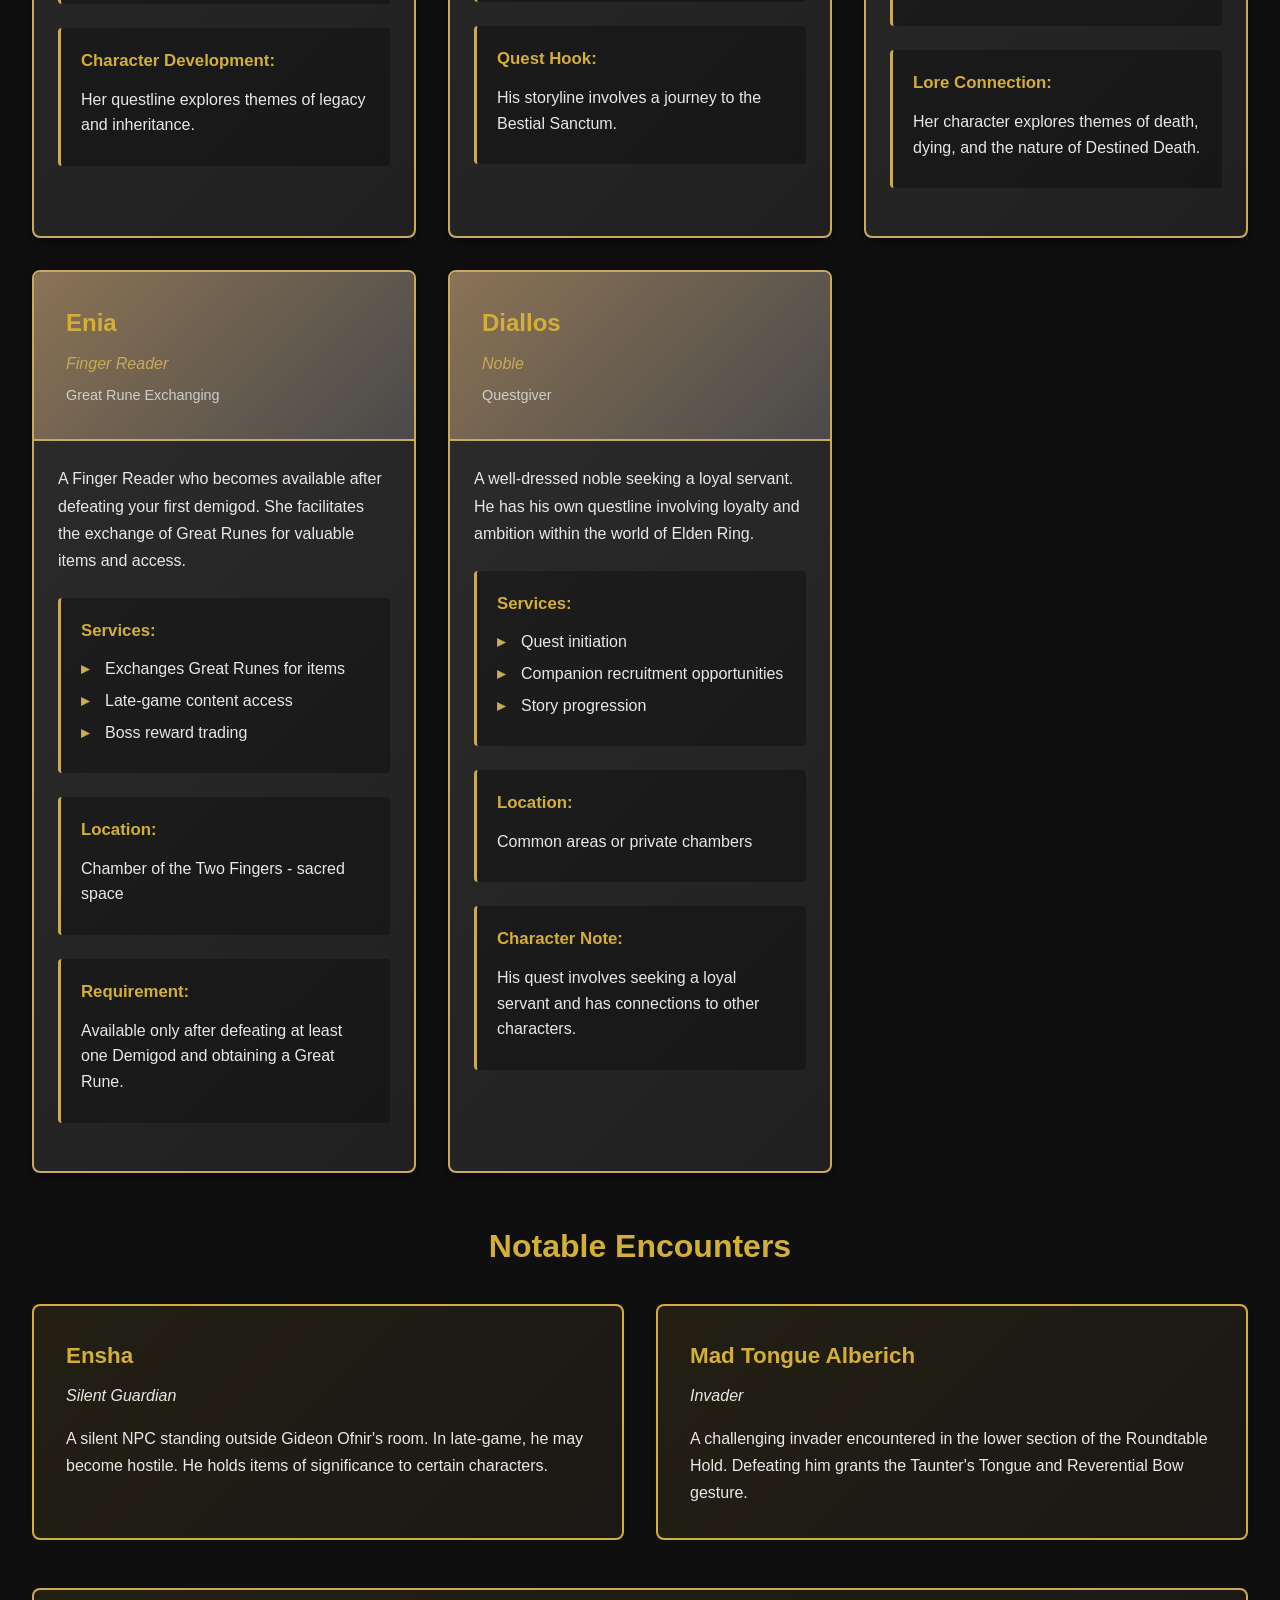
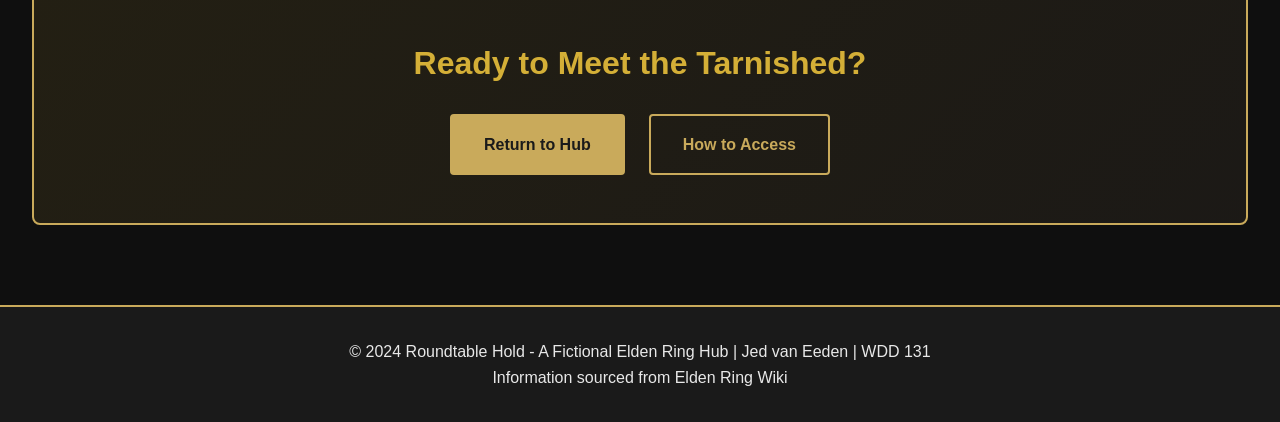
<file: project/npcs.html>
<!DOCTYPE html>
<html lang="en">
<head>
    <meta charset="UTF-8">
    <meta name="viewport" content="width=device-width, initial-scale=1.0">
    <meta name="description" content="NPCs at Roundtable Hold. Learn about their roles and services.">
    <meta name="author" content="Jed van Eeden | WDD 131">
    <title>NPCs - Roundtable Hold</title>
    <link rel="icon" type="image/jpeg" href="project-images/roundtable-logo.jpg">
    <link rel="stylesheet" href="../styles/npcs.css">
</head>
<body>
    <header class="main-header">
        <div class="header-content">
            <div class="logo-section">
                <div class="logo">
                    <img src="project-images/roundtable-logo.jpg" alt="Roundtable Hold Logo">
                </div>
                <div class="header-text">
                    <h1>Roundtable Hold NPCs</h1>
                    <p class="tagline">Meet the Tarnished and Companions</p>
                </div>
            </div>
        </div>
    </header>

    <nav class="main-nav">
        <ul class="nav-list">
            <li><a href="roundtable.html">← Back to Hub</a></li>
            <li><a href="#npc-list">NPCs</a></li>
            <li><a href="#npc-filter">Filter</a></li>
            <li><a href="access-guide.html">How to Access</a></li>
        </ul>
    </nav>

    <main class="main-content">
        <!-- FILTER SECTION -->
        <section id="npc-filter" class="filter-section">
            <h2>Filter NPCs</h2>
            <div class="filter-buttons">
                <button class="filter-btn active" data-filter="all">All</button>
                <button class="filter-btn" data-filter="merchant">Merchants</button>
                <button class="filter-btn" data-filter="warrior">Warriors</button>
                <button class="filter-btn" data-filter="specialist">Specialists</button>
                <button class="filter-btn" data-filter="visitor">Visitors</button>
            </div>
        </section>

        <!-- NPC LIST SECTION -->
        <section id="npc-list" class="npc-list-section">
            <div class="npc-list-grid">

                <!-- Gideon Ofnir -->
                <article class="npc-profile" id="gideon" data-category="warrior">
                    <div class="npc-header">
                        <h3 class="npc-name">Gideon Ofnir</h3>
                        <span class="npc-title">The All-Knowing</span>
                        <span class="npc-role">Leader & Counselor</span>
                    </div>
                    <div class="npc-body">
                        <p class="npc-description">
                            The senior member and leader of the Roundtable Hold. Gideon is described as the All-Knowing, 
                            a warrior of immense wisdom and knowledge about the Shardbearers.
                        </p>
                        <div class="npc-details">
                            <h4>Services:</h4>
                            <ul>
                                <li>Provides information about Shard Bearers and their locations</li>
                                <li>Offers strategic counsel and guidance</li>
                                <li>Shares lore and secrets of the Lands Between</li>
                            </ul>
                        </div>
                        <div class="npc-details">
                            <h4>Location:</h4>
                            <p>Sitting room - his private chamber at the Roundtable Hold</p>
                        </div>
                        <div class="npc-details">
                            <h4>Note:</h4>
                            <p>Becoming Elden Lord is his ultimate goal and he will "support" your journey. Until he doesn't...</p>
                        </div>
                    </div>
                </article>

                <!-- Smithing Master Hewg -->
                <article class="npc-profile" id="hewg" data-category="specialist">
                    <div class="npc-header">
                        <h3 class="npc-name">Smithing Master Hewg</h3>
                        <span class="npc-title">Blacksmith & Craftsman</span>
                        <span class="npc-role">Weapon Upgrades</span>
                    </div>
                    <div class="npc-body">
                        <p class="npc-description">
                            A master blacksmith dedicated to his craft. Hewg is bound to the Roundtable Hold by circumstances 
                            unknown to him, yet he remains committed to enhancing warriors' armaments.
                        </p>
                        <div class="npc-details">
                            <h4>Services:</h4>
                            <ul>
                                <li>Weapon upgrading (standard weapons up to +25 and unique weapons to +10)</li>
                                <li>Special weapon enhancement</li>
                                <li>Affinity adjustment</li>
                                <li>Requires: Smithing Stones & Somber Smithing Stones</li>
                            </ul>
                        </div>
                        <div class="npc-details">
                            <h4>Location:</h4>
                            <p>Forge chamber - equipped with anvil and equipment</p>
                        </div>
                        <div class="npc-details">
                            <h4>Special Note:</h4>
                            <p>Hewg's dialogue hints at a mysterious past and purpose within the Hold.</p>
                        </div>
                    </div>
                </article>

                <!-- Twin Maiden Husks -->
                <article class="npc-profile" id="twin-maidens" data-category="merchant">
                    <div class="npc-header">
                        <h3 class="npc-name">Twin Maiden Husks</h3>
                        <span class="npc-title">Merchant Vendors</span>
                        <span class="npc-role">General & Specialty Goods</span>
                    </div>
                    <div class="npc-body">
                        <p class="npc-description">
                            Enigmatic merchant NPCs who manage the Roundtable's shop. They accept Bell Bearings to expand 
                            their inventory and offer a wide variety of goods.
                        </p>
                        <div class="npc-details">
                            <h4>Services:</h4>
                            <ul>
                                <li>Crafting materials and upgrade components</li>
                                <li>Consumables and restorative items</li>
                                <li>Armor and weapons (with Bell Bearings)</li>
                                <li>Ammunition and tools</li>
                            </ul>
                        </div>
                        <div class="npc-details">
                            <h4>Location:</h4>
                            <p>Shop chamber - main trading area</p>
                        </div>
                        <div class="npc-details">
                            <h4>Bell Bearing System:</h4>
                            <p>Bring them Bell Bearings found throughout the Lands Between to unlock new inventory items.</p>
                        </div>
                    </div>
                </article>

                <!-- Roderika -->
                <article class="npc-profile" id="roderika" data-category="specialist">
                    <div class="npc-header">
                        <h3 class="npc-name">Roderika</h3>
                        <span class="npc-title">Spirit Tuner</span>
                        <span class="npc-role">Spirit Ash Enhancement</span>
                    </div>
                    <div class="npc-body">
                        <p class="npc-description">
                            Once a wanderer at Stormhill Shack, Roderika has found her purpose as a Spirit Tuner at the Roundtable. 
                            She enhances and attunes Spirit Ashes for warriors.
                        </p>
                        <div class="npc-details">
                            <h4>Services:</h4>
                            <ul>
                                <li>Spirit Ash enhancement and leveling</li>
                                <li>Spirit Ash information and guidance</li>
                                <li>Compatibility advice</li>
                            </ul>
                        </div>
                        <div class="npc-details">
                            <h4>Location:</h4>
                            <p>Spirit Ash chamber - with enhancement tools</p>
                        </div>
                        <div class="npc-details">
                            <h4>Quest Connection:</h4>
                            <p>Part of a larger questline involving her journey to find purpose.</p>
                        </div>
                    </div>
                </article>

                <!-- Brother Corhyn -->
                <article class="npc-profile" id="corhyn" data-category="merchant">
                    <div class="npc-header">
                        <h3 class="npc-name">Brother Corhyn</h3>
                        <span class="npc-title">Holy Cleric</span>
                        <span class="npc-role">Incantation Merchant</span>
                    </div>
                    <div class="npc-body">
                        <p class="npc-description">
                            A devoted cleric of the Golden Order who sells sacred incantations. 
                            He shares knowledge of holy magic and faith-based powers.
                        </p>
                        <div class="npc-details">
                            <h4>Services:</h4>
                            <ul>
                                <li>Incantation spells - holy and sacred magic</li>
                                <li>Sacred seal recommendations</li>
                                <li>Faith-based guidance</li>
                            </ul>
                        </div>
                        <div class="npc-details">
                            <h4>Location:</h4>
                            <p>Prayer chamber - dedicated to holy contemplation</p>
                        </div>
                        <div class="npc-details">
                            <h4>Note:</h4>
                            <p>Leave if his questline progresses elsewhere in the world.</p>
                        </div>
                    </div>
                </article>

                <!-- Sorcerer Rogier -->
                <article class="npc-profile" id="rogier" data-category="warrior">
                    <div class="npc-header">
                        <h3 class="npc-name">Sorcerer Rogier</h3>
                        <span class="npc-title">Spellcaster</span>
                        <span class="npc-role">Sorcery Practitioner</span>
                    </div>
                    <div class="npc-body">
                        <p class="npc-description">
                            A talented Tarnished sorcerer first encountered at Stormveil Castle. He practices advanced sorcery 
                            and serves as a fellow warrior within the Hold.
                        </p>
                        <div class="npc-details">
                            <h4>Services:</h4>
                            <ul>
                                <li>Sorcery spells and knowledge</li>
                                <li>Magical theory discussion</li>
                                <li>Quest assistance</li>
                            </ul>
                        </div>
                        <div class="npc-details">
                            <h4>Location:</h4>
                            <p>Study area - researching sorcery</p>
                        </div>
                        <div class="npc-details">
                            <h4>Character Arc:</h4>
                            <p>His questline has significant story implications related to the Dead.</p>
                        </div>
                    </div>
                </article>

                <!-- Nepheli Loux -->
                <article class="npc-profile" id="nepheli" data-category="warrior">
                    <div class="npc-header">
                        <h3 class="npc-name">Nepheli Loux</h3>
                        <span class="npc-title">Warrior</span>
                        <span class="npc-role">Tarnished Companion</span>
                    </div>
                    <div class="npc-body">
                        <p class="npc-description">
                            A skilled Tarnished warrior first met at Stormveil Castle. She seeks to become Elden Lord 
                            and values honesty and strength in her allies.
                        </p>
                        <div class="npc-details">
                            <h4>Services:</h4>
                            <ul>
                                <li>Summon for certain boss fights</li>
                                <li>Quest assistance</li>
                                <li>Warrior companionship and support</li>
                            </ul>
                        </div>
                        <div class="npc-details">
                            <h4>Location:</h4>
                            <p>Common area - resting or preparing for battle</p>
                        </div>
                        <div class="npc-details">
                            <h4>Character Development:</h4>
                            <p>Her questline explores themes of legacy and inheritance.</p>
                        </div>
                    </div>
                </article>

                <!-- D, Hunter of the Dead -->
                <article class="npc-profile" id="d-hunter" data-category="warrior">
                    <div class="npc-header">
                        <h3 class="npc-name">D, Hunter of the Dead</h3>
                        <span class="npc-title">Undead Hunter</span>
                        <span class="npc-role">Guide & Protector</span>
                    </div>
                    <div class="npc-body">
                        <p class="npc-description">
                            A mysterious hunter dedicated to eliminating undead abominations. He offers cryptic guidance 
                            about the Dead and those who practice death magic.
                        </p>
                        <div class="npc-details">
                            <h4>Services:</h4>
                            <ul>
                                <li>Information about Gurranq, Beast Clergyman</li>
                                <li>Deathroot usage explanation</li>
                                <li>Dead-related quest guidance</li>
                            </ul>
                        </div>
                        <div class="npc-details">
                            <h4>Location:</h4>
                            <p>Main chamber or standing watch</p>
                        </div>
                        <div class="npc-details">
                            <h4>Quest Hook:</h4>
                            <p>His storyline involves a journey to the Bestial Sanctum.</p>
                        </div>
                    </div>
                </article>

                <!-- Fia -->
                <article class="npc-profile" id="fia" data-category="visitor">
                    <div class="npc-header">
                        <h3 class="npc-name">Fia</h3>
                        <span class="npc-title">Deathbed Companion</span>
                        <span class="npc-role">Blessings & Support</span>
                    </div>
                    <div class="npc-body">
                        <p class="npc-description">
                            A mysterious woman who offers companionship to the Tarnished. She provides unique blessings 
                            and represents the theme of mortality and embrace.
                        </p>
                        <div class="npc-details">
                            <h4>Services:</h4>
                            <ul>
                                <li>Offers an embrace (gives temporary debuff or blessing)</li>
                                <li>Baldachin's Blessing - converts debuff to buff</li>
                                <li>Death blight sorcery</li>
                            </ul>
                        </div>
                        <div class="npc-details">
                            <h4>Location:</h4>
                            <p>Bedroom chamber - resting area</p>
                        </div>
                        <div class="npc-details">
                            <h4>Lore Connection:</h4>
                            <p>Her character explores themes of death, dying, and the nature of Destined Death.</p>
                        </div>
                    </div>
                </article>

                <!-- Enia -->
                <article class="npc-profile" id="enia" data-category="merchant">
                    <div class="npc-header">
                        <h3 class="npc-name">Enia</h3>
                        <span class="npc-title">Finger Reader</span>
                        <span class="npc-role">Great Rune Exchanging</span>
                    </div>
                    <div class="npc-body">
                        <p class="npc-description">
                            A Finger Reader who becomes available after defeating your first demigod. 
                            She facilitates the exchange of Great Runes for valuable items and access.
                        </p>
                        <div class="npc-details">
                            <h4>Services:</h4>
                            <ul>
                                <li>Exchanges Great Runes for items</li>
                                <li>Late-game content access</li>
                                <li>Boss reward trading</li>
                            </ul>
                        </div>
                        <div class="npc-details">
                            <h4>Location:</h4>
                            <p>Chamber of the Two Fingers - sacred space</p>
                        </div>
                        <div class="npc-details">
                            <h4>Requirement:</h4>
                            <p>Available only after defeating at least one Demigod and obtaining a Great Rune.</p>
                        </div>
                    </div>
                </article>

                <!-- Diallos -->
                <article class="npc-profile" id="diallos" data-category="visitor">
                    <div class="npc-header">
                        <h3 class="npc-name">Diallos</h3>
                        <span class="npc-title">Noble</span>
                        <span class="npc-role">Questgiver</span>
                    </div>
                    <div class="npc-body">
                        <p class="npc-description">
                            A well-dressed noble seeking a loyal servant. He has his own questline involving loyalty 
                            and ambition within the world of Elden Ring.
                        </p>
                        <div class="npc-details">
                            <h4>Services:</h4>
                            <ul>
                                <li>Quest initiation</li>
                                <li>Companion recruitment opportunities</li>
                                <li>Story progression</li>
                            </ul>
                        </div>
                        <div class="npc-details">
                            <h4>Location:</h4>
                            <p>Common areas or private chambers</p>
                        </div>
                        <div class="npc-details">
                            <h4>Character Note:</h4>
                            <p>His quest involves seeking a loyal servant and has connections to other characters.</p>
                        </div>
                    </div>
                </article>

            </div>
        </section>

        <!-- SECTION: ENSHA & MAD TONGUE -->
        <section class="npc-special-section">
            <h2>Notable Encounters</h2>
            <div class="special-npc-grid">
                <div class="special-npc-card">
                    <h3>Ensha</h3>
                    <p class="npc-title">Silent Guardian</p>
                    <p>A silent NPC standing outside Gideon Ofnir's room. In late-game, he may become hostile. 
                    He holds items of significance to certain characters.</p>
                </div>
                <div class="special-npc-card">
                    <h3>Mad Tongue Alberich</h3>
                    <p class="npc-title">Invader</p>
                    <p>A challenging invader encountered in the lower section of the Roundtable Hold. 
                    Defeating him grants the Taunter's Tongue and Reverential Bow gesture.</p>
                </div>
            </div>
        </section>

        <!-- CTA SECTION -->
        <section class="cta-section">
            <h2>Ready to Meet the Tarnished?</h2>
            <div class="cta-buttons">
                <a href="roundtable.html" class="btn btn-primary">Return to Hub</a>
                <a href="access-guide.html" class="btn btn-secondary">How to Access</a>
            </div>
        </section>
    </main>

    <footer class="main-footer">
        <div class="footer-content">
            <p>&copy; 2024 Roundtable Hold - A Fictional Elden Ring Hub | Jed van Eeden | WDD 131</p>
            <p>Information sourced from Elden Ring Wiki</p>
        </div>
    </footer>

    <script src="../scripts/npcs.js"></script>
</body>
</html>
</file>
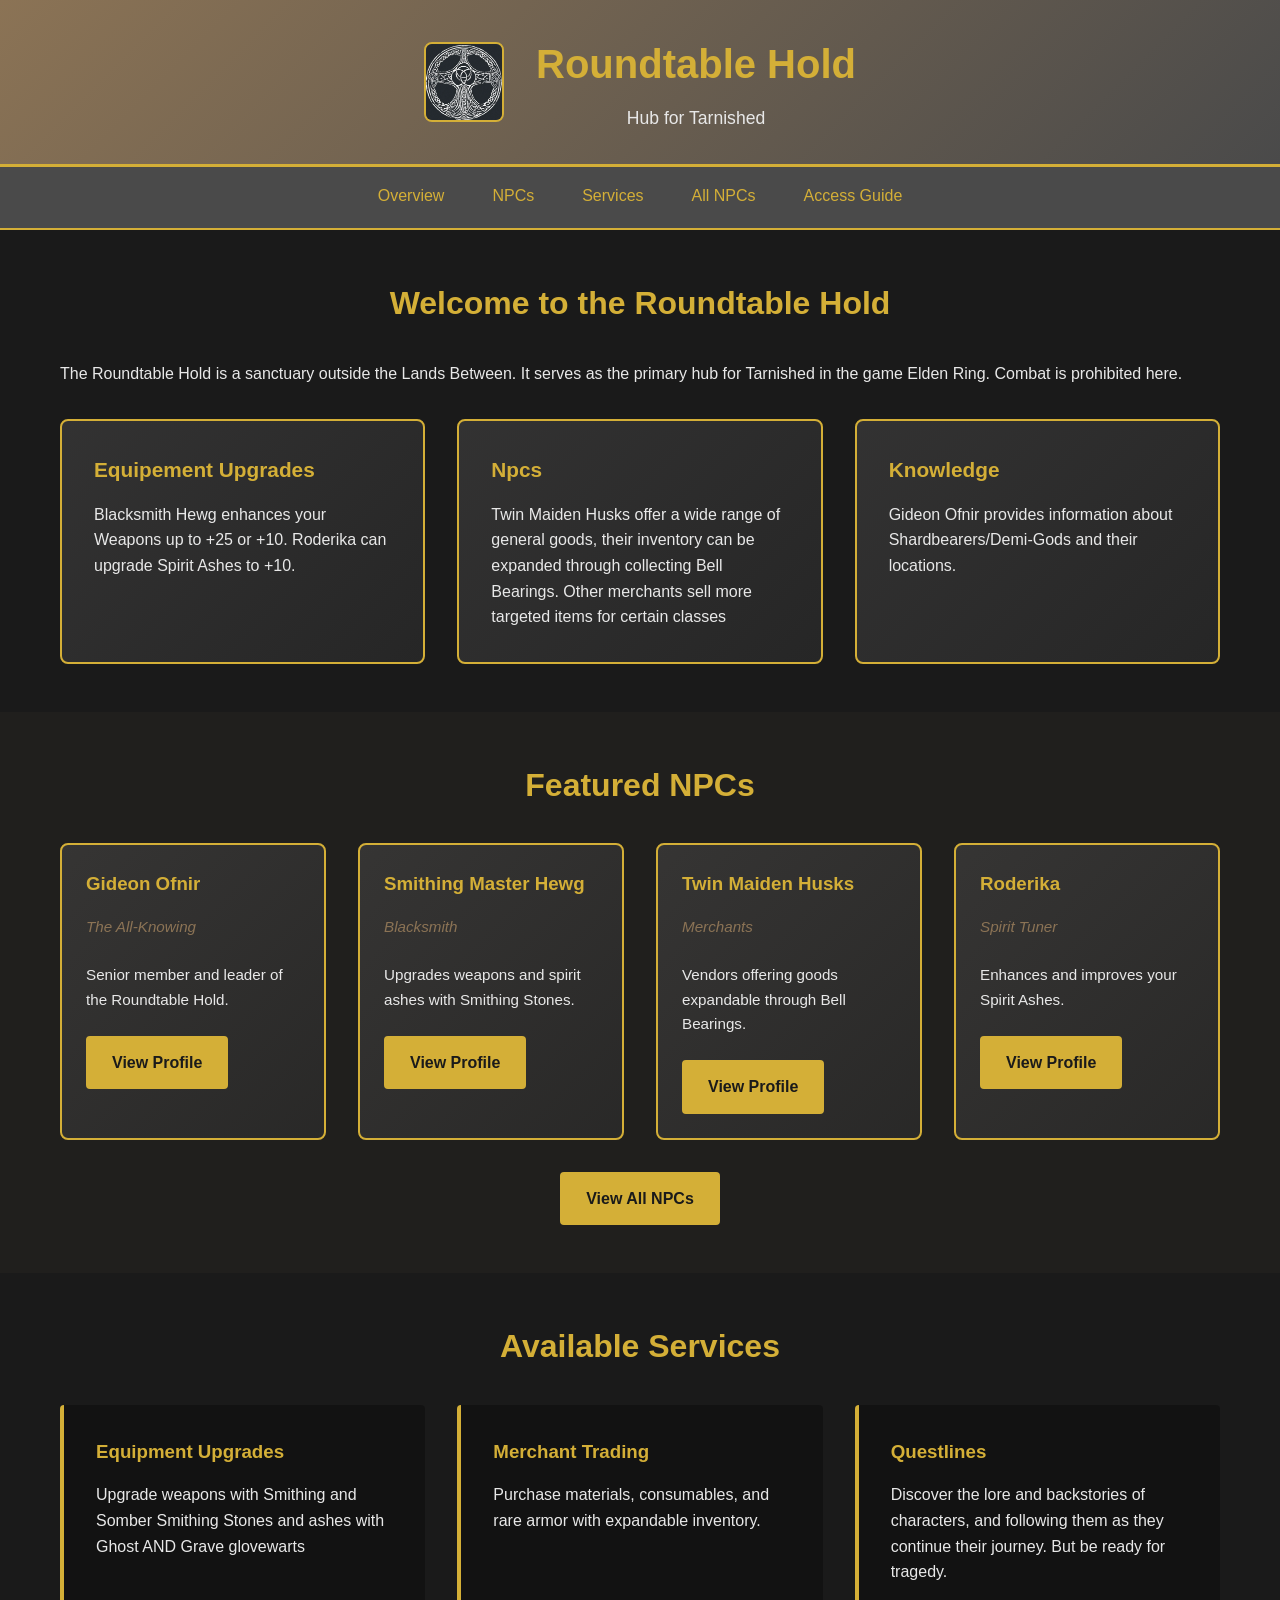
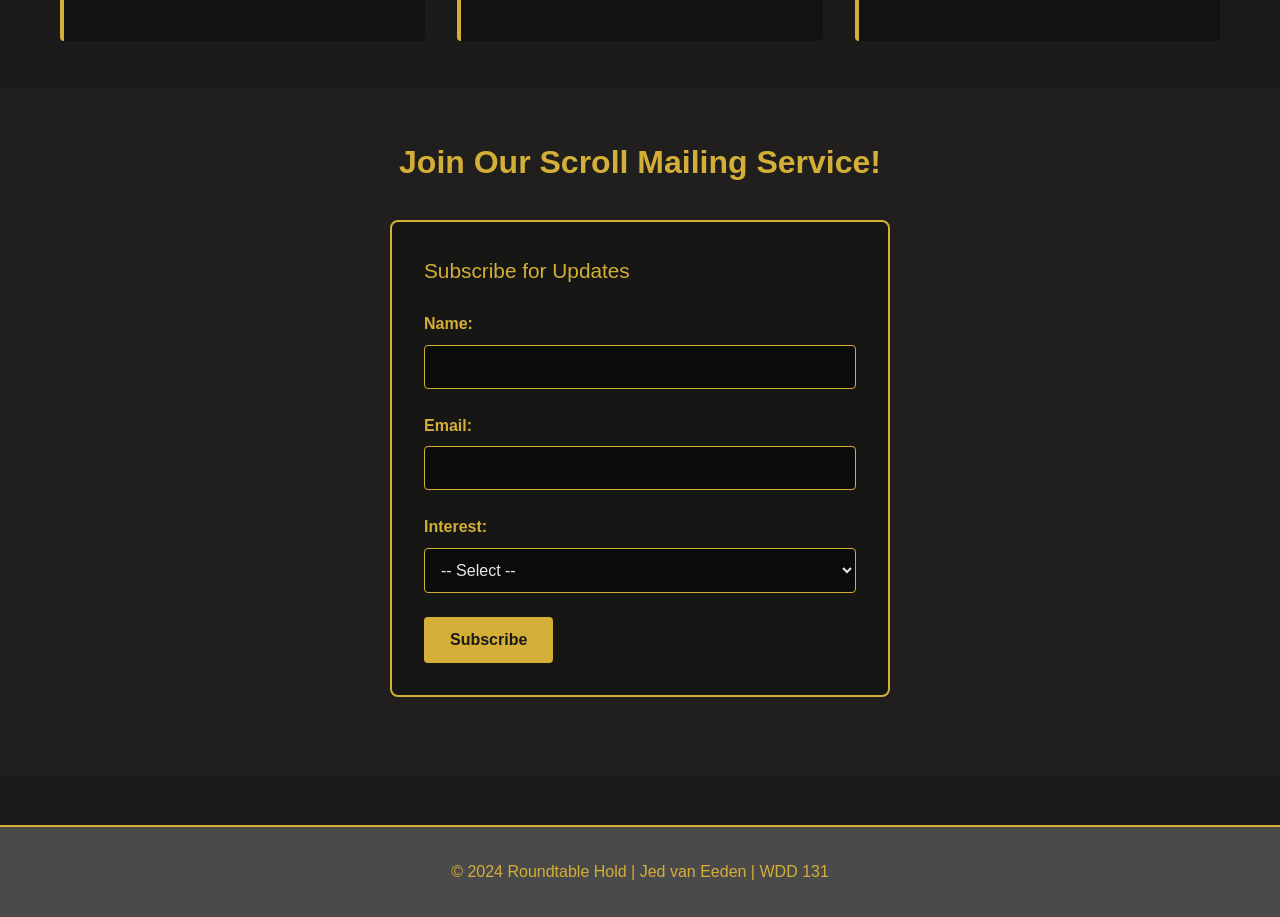
<file: project/roundtable.html>
<!DOCTYPE html>
<html lang="en">
<head>
    <meta charset="UTF-8">
    <meta name="viewport" content="width=device-width, initial-scale=1.0">
    <meta name="description" content="Roundtable Hold - Hub for Tarnished in Elden Ring.">
    <meta name="author" content="Jed van Eeden | WDD 131">
    <title>Roundtable Hold</title>
    <link rel="icon" type="image/jpeg" href="project-images/roundtable-logo.jpg">
    <link rel="stylesheet" href="../styles/style.css">
</head>
<body>
    <header class="header">
        <div class="container">
            <img src="project-images/roundtable-logo.jpg" alt="Roundtable Hold Logo" class="logo" loading="lazy">
            <div>
                <h1>Roundtable Hold</h1>
                <p class="tagline">Hub for Tarnished</p>
            </div>
        </div>
    </header>

    <nav class="navbar">
        <ul>
            <li><a href="#overview">Overview</a></li>
            <li><a href="#npcs">NPCs</a></li>
            <li><a href="#services">Services</a></li>
            <li><a href="npcs.html">All NPCs</a></li>
            <li><a href="access-guide.html">Access Guide</a></li>
        </ul>
    </nav>

    <main>
        <section id="overview" class="section">
            <div class="container">
                <h2>Welcome to the Roundtable Hold</h2>
                <p>The Roundtable Hold is a sanctuary outside the Lands Between. It serves as the primary hub for Tarnished in the game Elden Ring. Combat is prohibited here.</p>
                
                <div class="cards">
                    <article class="card">
                        <h3>Equipement Upgrades</h3>
                        <p>Blacksmith Hewg enhances your Weapons up to +25 or +10. Roderika can upgrade Spirit Ashes to +10.</p>
                    </article>
                    <article class="card">
                        <h3>Npcs</h3>
                        <p>Twin Maiden Husks offer a wide range of general goods, their inventory can be expanded through collecting Bell Bearings. Other merchants sell more targeted items for certain classes</p>
                    </article>
                    <article class="card">
                        <h3>Knowledge</h3>
                        <p>Gideon Ofnir provides information about Shardbearers/Demi-Gods and their locations.</p>
                    </article>
                </div>
            </div>
        </section>

        <section id="npcs" class="section alternate">
            <div class="container">
                <h2>Featured NPCs</h2>
                <div class="npc-list" id="npcContainer"></div>
                <div class="cta">
                    <a href="npcs.html" class="btn btn-primary">View All NPCs</a>
                </div>
            </div>
        </section>

        <section id="services" class="section">
            <div class="container">
                <h2>Available Services</h2>
                <div class="services">
                    <article class="service">
                        <h3>Equipment Upgrades</h3>
                        <p>Upgrade weapons with Smithing and Somber Smithing Stones and ashes with Ghost AND Grave glovewarts</p>
                    </article>
                    <article class="service">
                        <h3>Merchant Trading</h3>
                        <p>Purchase materials, consumables, and rare armor with expandable inventory.</p>
                    </article>
                    <article class="service">
                        <h3>Questlines</h3>
                        <p>Discover the lore and backstories of characters, and following them as they continue their journey. But be ready for tragedy.</p>
                    </article>
                </div>
            </div>
        </section>

        <section class="section alternate">
            <div class="container">
                <h2>Join Our Scroll Mailing Service!</h2>
                <form id="newsletterForm" class="form-container" novalidate>
                    <fieldset>
                        <legend>Subscribe for Updates</legend>
                        <div class="form-group">
                            <label for="name">Name:</label>
                            <input type="text" id="name" name="name" required>
                        </div>
                        <div class="form-group">
                            <label for="email">Email:</label>
                            <input type="email" id="email" name="email" required>
                        </div>
                        <div class="form-group">
                            <label for="interest">Interest:</label>
                            <select id="interest" name="interest">
                                <option value="">-- Select --</option>
                                <option value="npcs">NPC Stories</option>
                                <option value="weapons">Equipment Upgrades</option>
                                <option value="lore">Bartering</option>
                            </select>
                        </div>
                        <button type="submit" class="btn btn-primary">Subscribe</button>
                    </fieldset>
                </form>
                <div id="formMessage" class="form-message"></div>
            </div>
        </section>
    </main>

    <footer class="footer">
        <p>&copy; 2024 Roundtable Hold | Jed van Eeden | WDD 131</p>
    </footer>

    <script src="../scripts/main.js"></script>
</body>
</html>
</file>
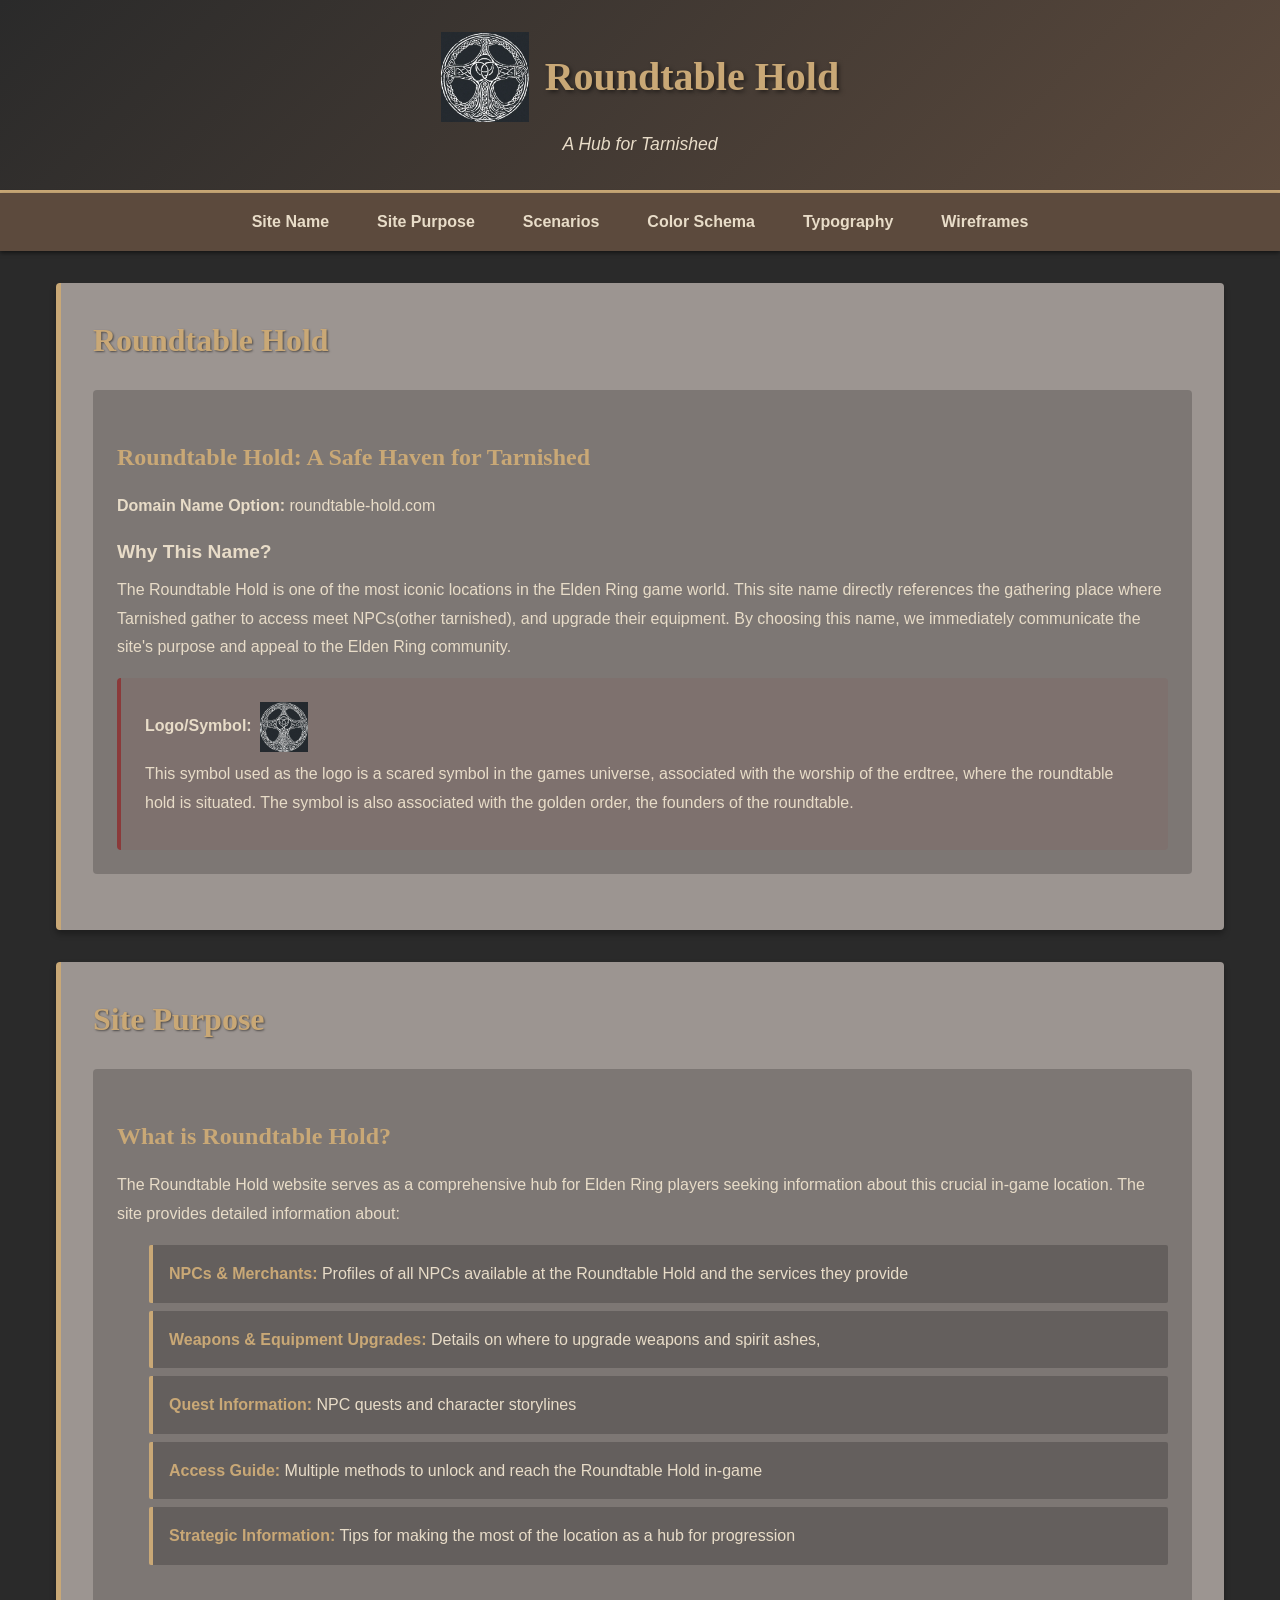
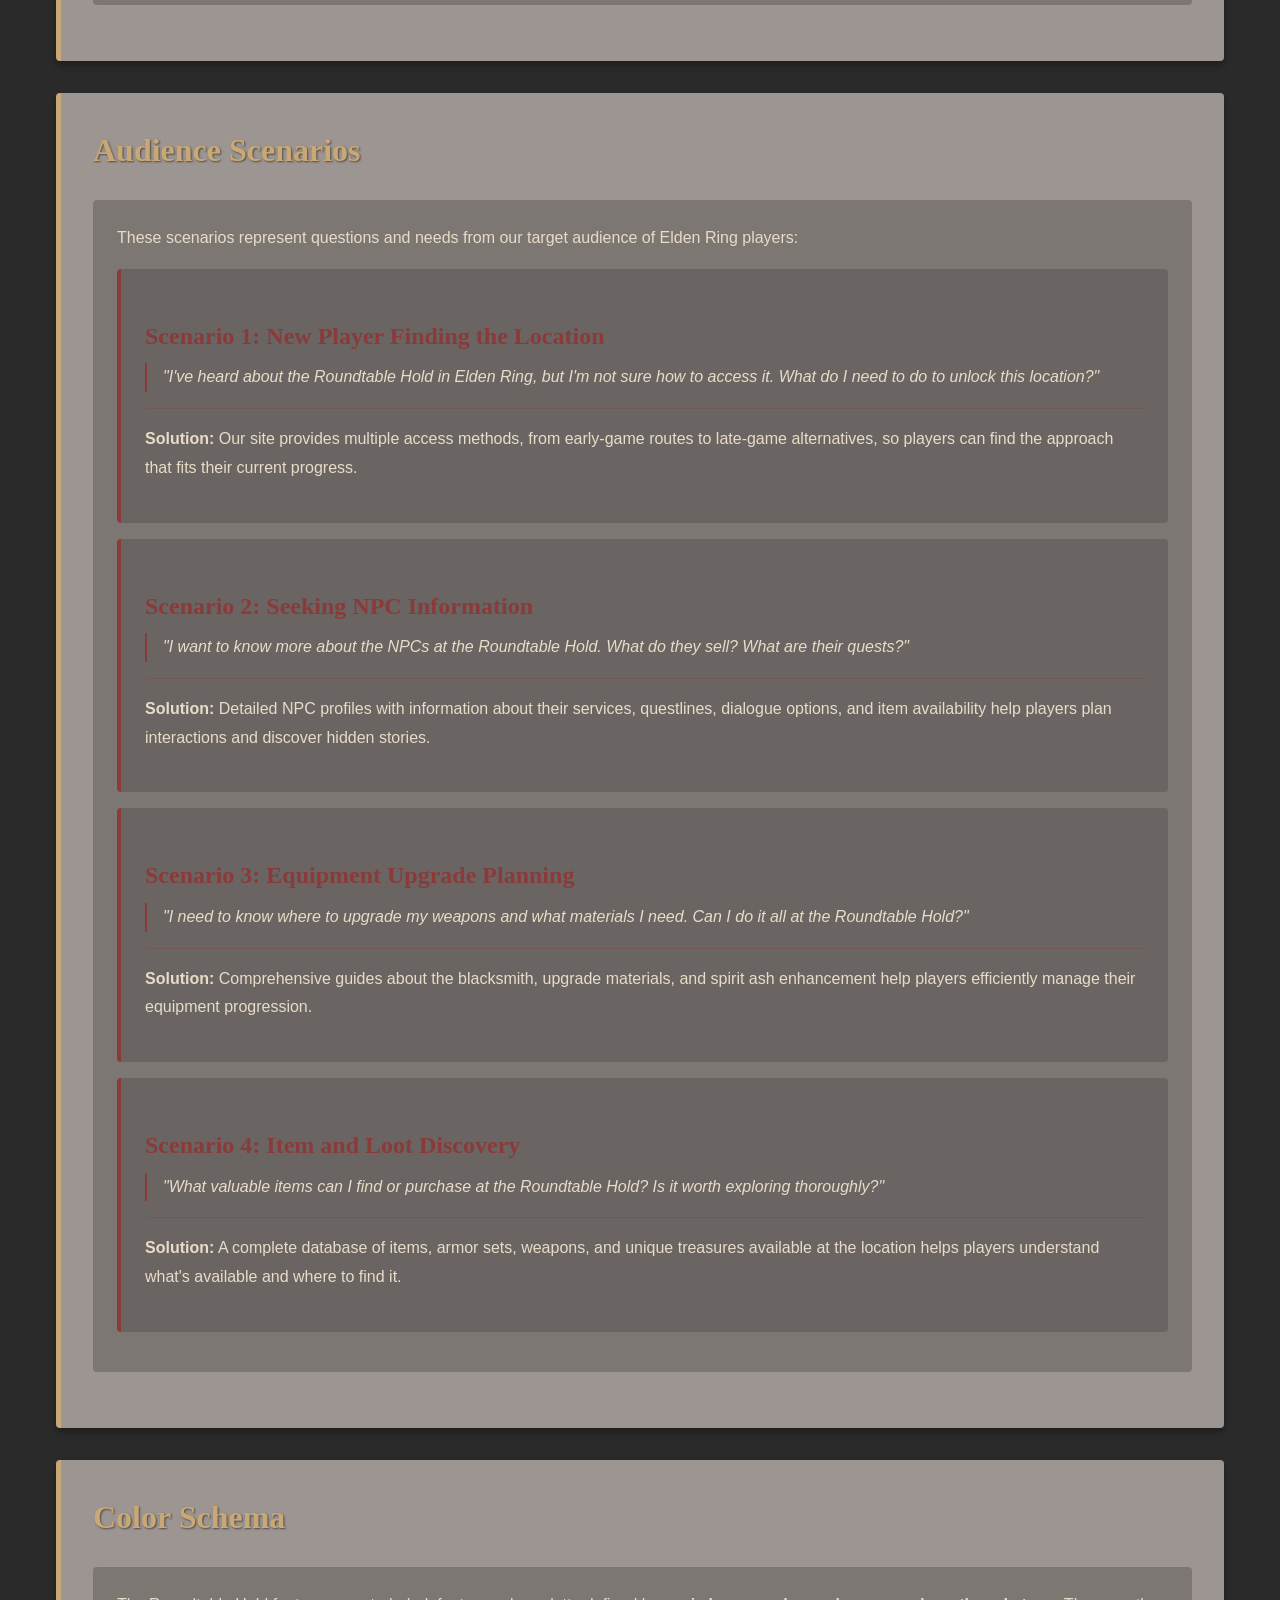
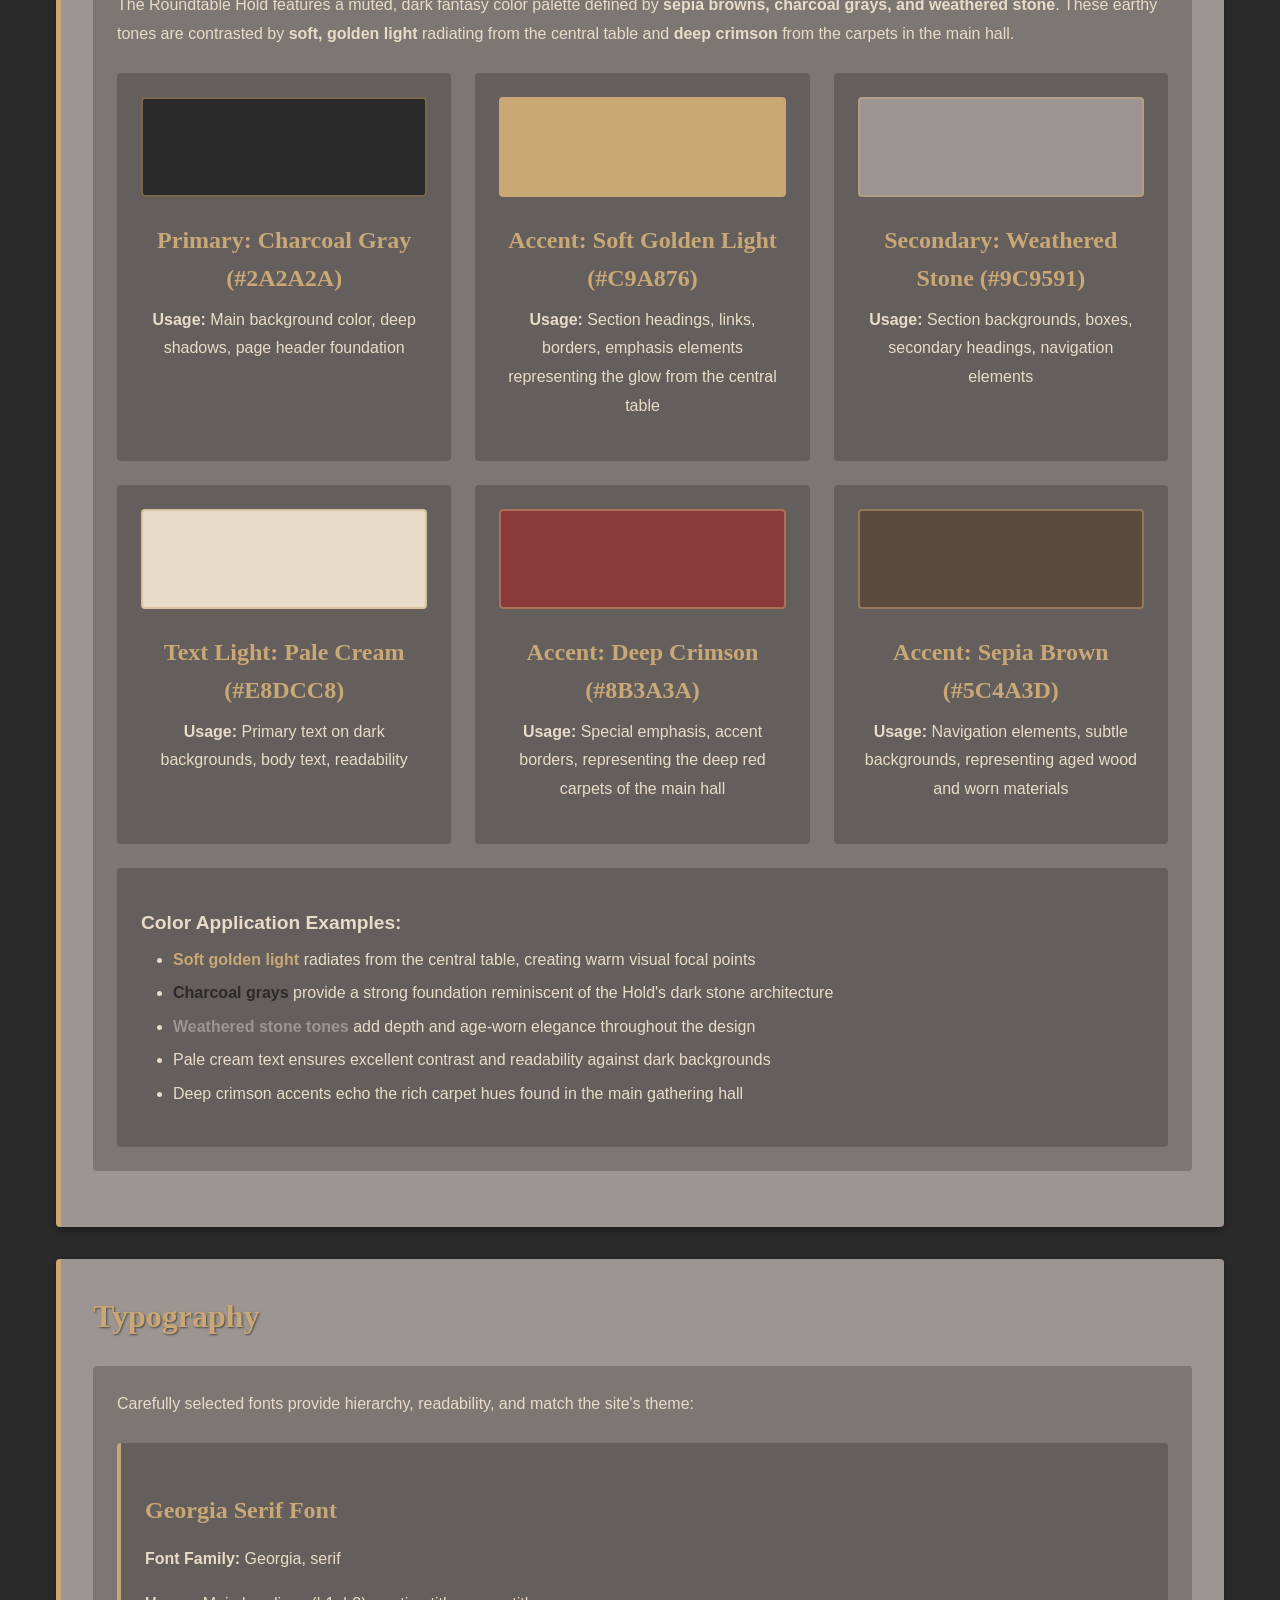
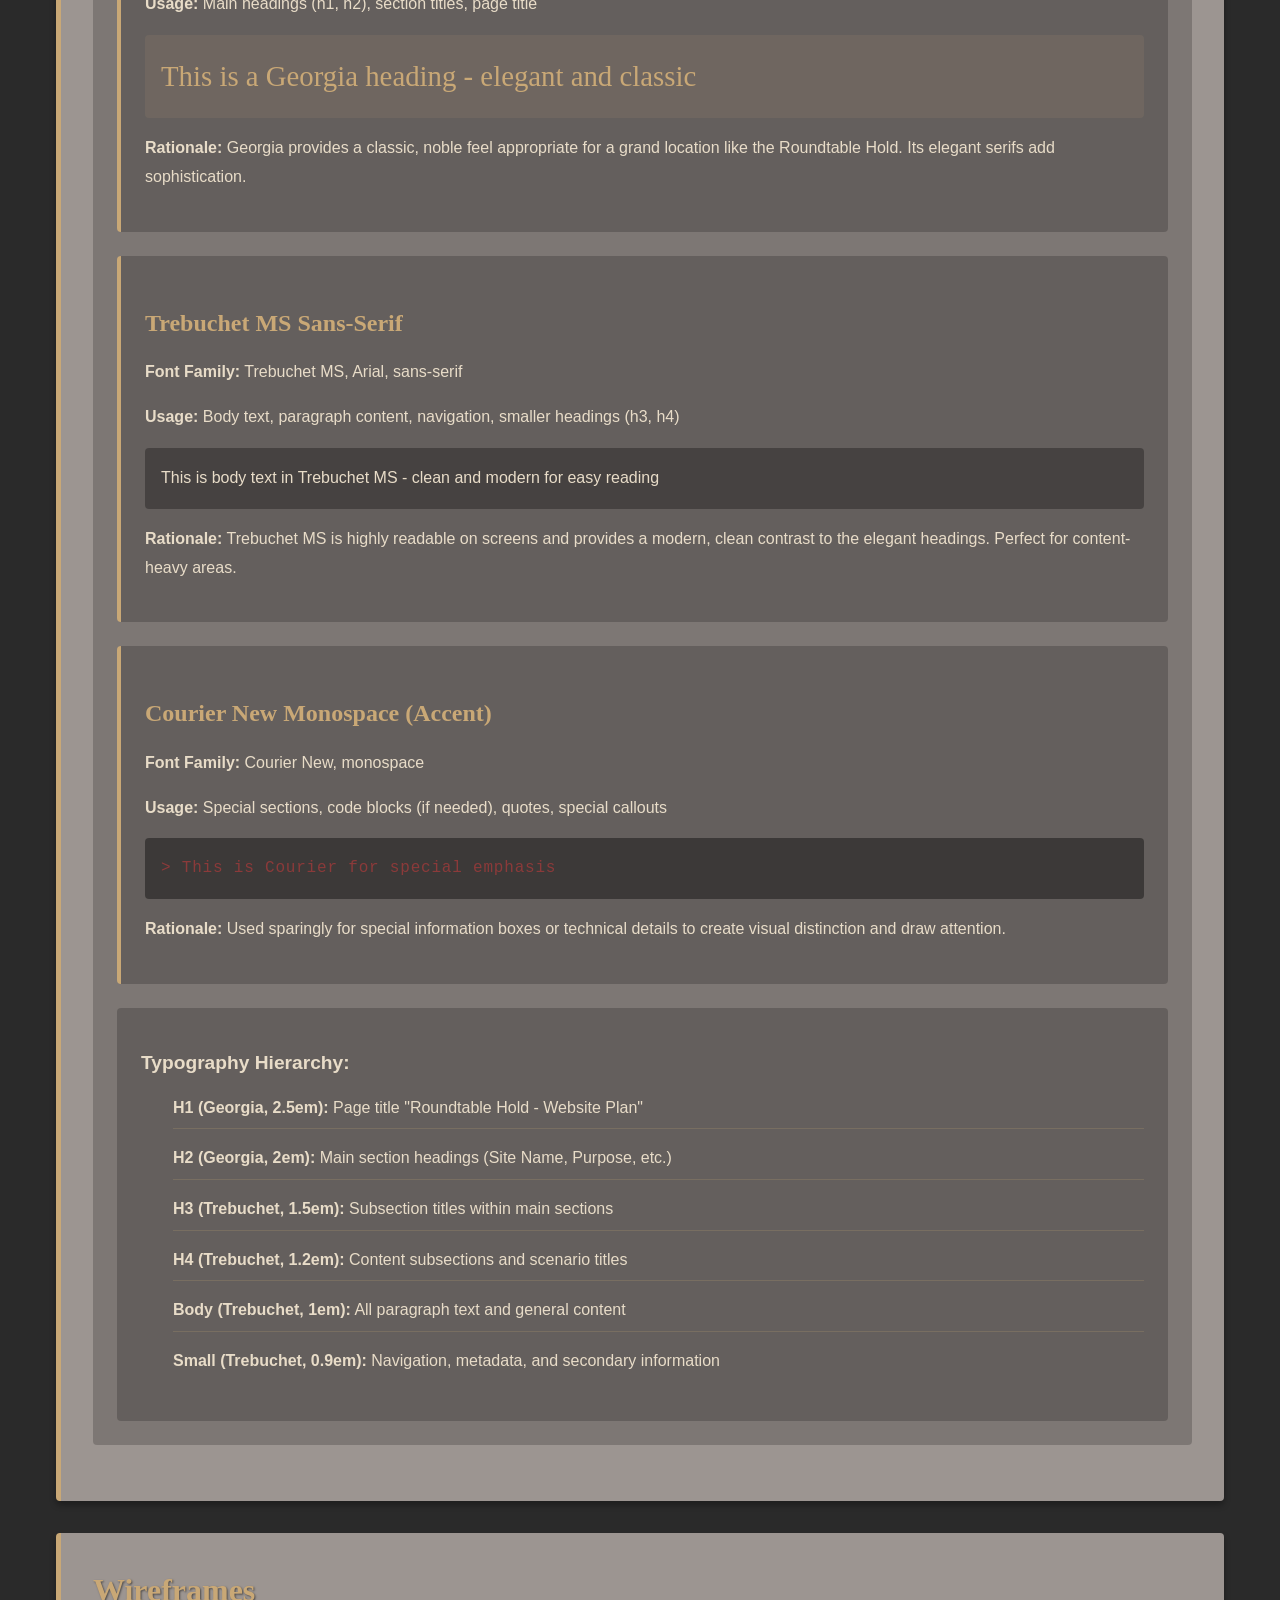
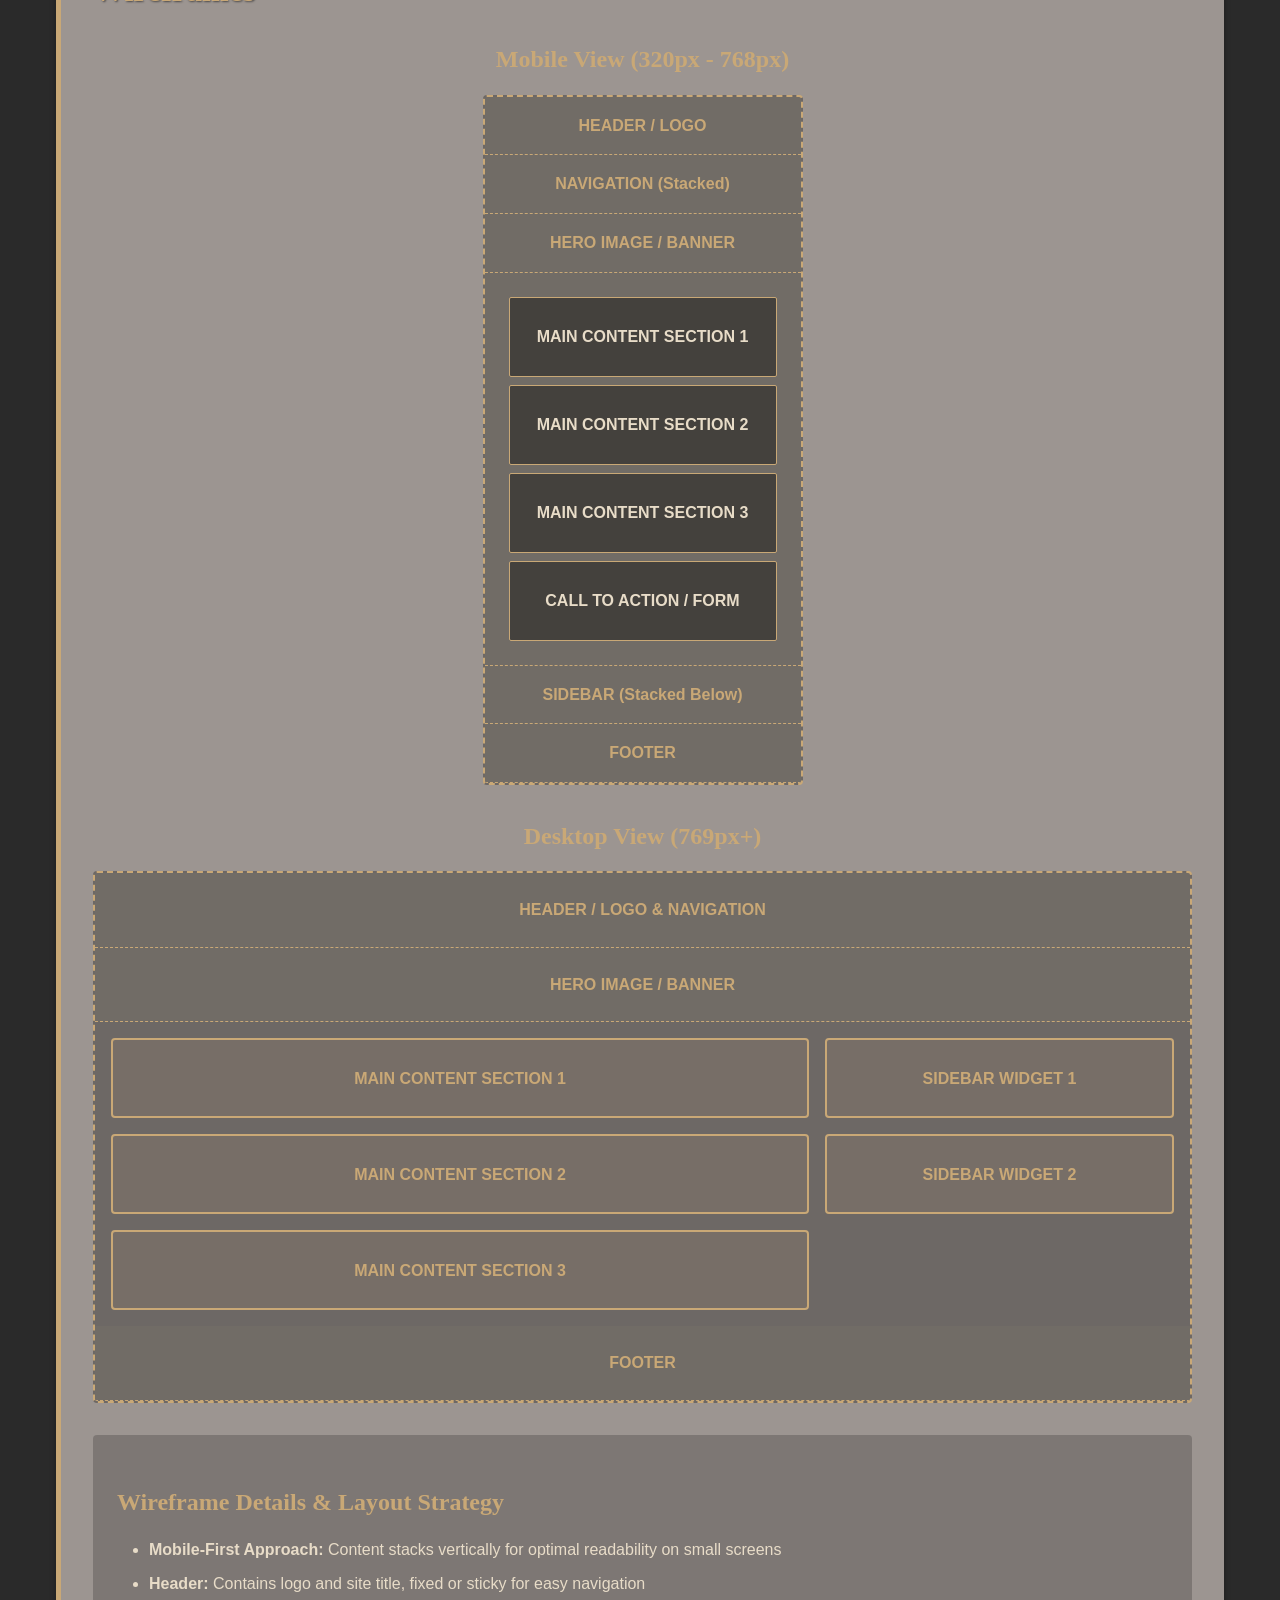
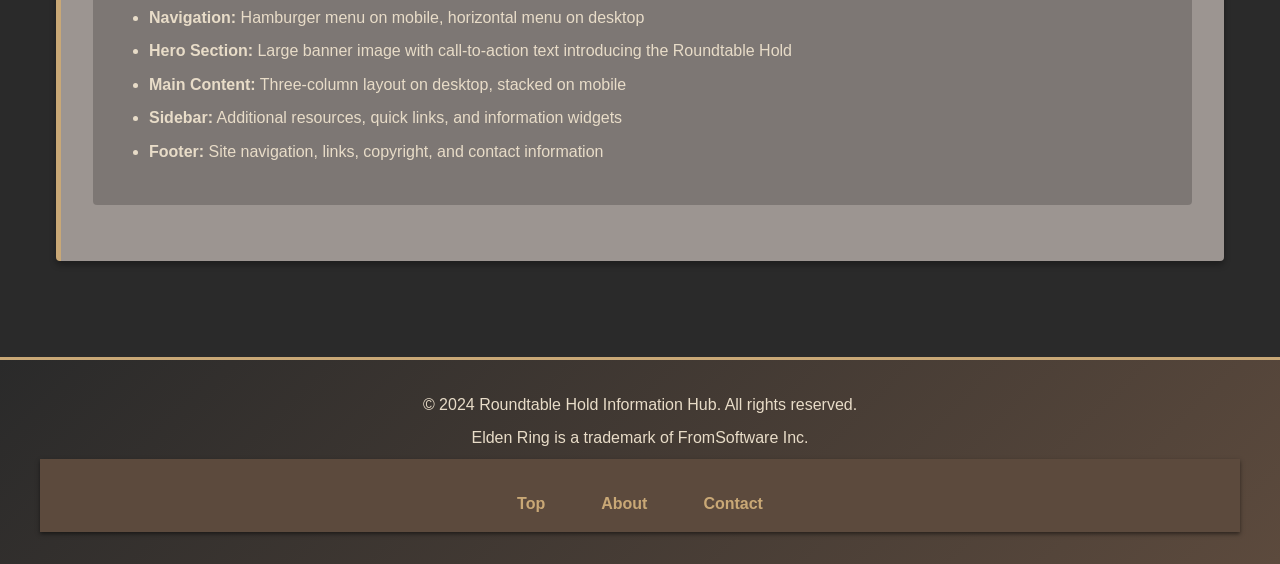
<file: project/siteplan.html>
<!DOCTYPE html>
<html lang="en">
<head>
    <meta charset="UTF-8">
    <meta name="viewport" content="width=device-width, initial-scale=1.0">
    <meta name="description" content="A comprehensive hub for Elden Ring players seeking information about the Roundtable Hold, including NPC profiles, equipment upgrades, quests, and strategic guides.">
    <meta name="author" content="Jed van Eeden | WDD 131 – Dynamic Web Fundamentals">
    <title>Roundtable Hold - Website Plan</title>
    <link rel="icon" type="image/jpeg" href="project-images/roundtable-logo.jpg">
    <link rel="stylesheet" href="siteplan.css">
</head>
<body>
    <header>
        <div class="header-content">
            <div class="logo-section">
                <div class="logo"><img src="project-images/roundtable-logo.jpg" alt="Roundtable Hold Logo"></div>
                <h1>Roundtable Hold</h1>
            </div>
            <p class="tagline">A Hub for Tarnished</p>
        </div>
    </header>

    <nav>
        <ul>
            <li><a href="#site-name">Site Name</a></li>
            <li><a href="#site-purpose">Site Purpose</a></li>
            <li><a href="#audience-scenarios">Scenarios</a></li>
            <li><a href="#color-schema">Color Schema</a></li>
            <li><a href="#typography">Typography</a></li>
            <li><a href="#wireframes">Wireframes</a></li>
        </ul>
    </nav>

    <main>
        <!-- SITE NAME SECTION -->
        <section id="site-name" class="section">
            <h2>Roundtable Hold</h2>
            <div class="content-box">
                <h3>Roundtable Hold: A Safe Haven for Tarnished</h3>
                <p><strong>Domain Name Option:</strong> roundtable-hold.com</p>
                
                <h4>Why This Name?</h4>
                <p>
                    The Roundtable Hold is one of the most iconic locations in the Elden Ring game world. 
                    This site name directly references the gathering place where Tarnished gather to access 
                     meet NPCs(other tarnished), and upgrade their equipment. By choosing this name, 
                    we immediately communicate the site's purpose and appeal to the Elden Ring community.
                </p>
                
                <div class="logo-display">
                    <p><strong>Logo/Symbol:<img src="project-images/roundtable-logo.jpg" alt="Roundtable Hold Logo"></strong> </p>
                    <p>This symbol used as the logo is a scared symbol in the games universe, associated with the worship of the erdtree, where the roundtable hold is situated. The symbol is also associated with the golden order, the founders of the roundtable.</p>
                </div>
            </div>
        </section>

        <!-- SITE PURPOSE SECTION -->
        <section id="site-purpose" class="section">
            <h2>Site Purpose</h2>
            <div class="content-box">
                <h3>What is Roundtable Hold?</h3>
                <p>
                    The Roundtable Hold website serves as a comprehensive hub for Elden Ring players seeking 
                    information about this crucial in-game location. The site provides detailed information about:
                </p>
                
                <ul class="purpose-list">
                    <li><strong>NPCs & Merchants:</strong> Profiles of all NPCs available at the Roundtable Hold and 
                    the services they provide</li>
                    <li><strong>Weapons & Equipment Upgrades:</strong> Details on where to upgrade weapons and spirit ashes, 
                    </li>
                    <li><strong>Quest Information:</strong> NPC quests and character storylines</li>
                    <li><strong>Access Guide:</strong> Multiple methods to unlock and reach the Roundtable Hold in-game</li>
                    <li><strong>Strategic Information:</strong> Tips for making the most of the location as a hub for progression</li>
                </ul>
            </div>
        </section>

        <!-- SCENARIOS SECTION -->
        <section id="audience-scenarios" class="section">
            <h2>Audience Scenarios</h2>
            <div class="content-box">
                <p>These scenarios represent questions and needs from our target audience of Elden Ring players:</p>
                
                <div class="scenario">
                    <h3>Scenario 1: New Player Finding the Location</h3>
                    <p><em>"I've heard about the Roundtable Hold in Elden Ring, but I'm not sure how to access it. 
                    What do I need to do to unlock this location?"</em></p>
                    <p><strong>Solution:</strong> Our site provides multiple access methods, from early-game routes 
                    to late-game alternatives, so players can find the approach that fits their current progress.</p>
                </div>

                <div class="scenario">
                    <h3>Scenario 2: Seeking NPC Information</h3>
                    <p><em>"I want to know more about the NPCs at the Roundtable Hold. What do they sell? What are their quests?"</em></p>
                    <p><strong>Solution:</strong> Detailed NPC profiles with information about their services, questlines, 
                    dialogue options, and item availability help players plan interactions and discover hidden stories.</p>
                </div>

                <div class="scenario">
                    <h3>Scenario 3: Equipment Upgrade Planning</h3>
                    <p><em>"I need to know where to upgrade my weapons and what materials I need. Can I do it all at the Roundtable Hold?"</em></p>
                    <p><strong>Solution:</strong> Comprehensive guides about the blacksmith, upgrade materials, and spirit ash enhancement 
                    help players efficiently manage their equipment progression.</p>
                </div>

                <div class="scenario">
                    <h3>Scenario 4: Item and Loot Discovery</h3>
                    <p><em>"What valuable items can I find or purchase at the Roundtable Hold? Is it worth exploring thoroughly?"</em></p>
                    <p><strong>Solution:</strong> A complete database of items, armor sets, weapons, and unique treasures available at the location 
                    helps players understand what's available and where to find it.</p>
                </div>
            </div>
        </section>

        <!-- COLOR SCHEMA SECTION -->
        <section id="color-schema" class="section">
            <h2>Color Schema</h2>
            <div class="content-box">
                <p>The Roundtable Hold features a muted, dark fantasy color palette defined by <strong>sepia browns, charcoal grays, and weathered stone</strong>. These earthy tones are contrasted by <strong>soft, golden light</strong> radiating from the central table and <strong>deep crimson</strong> from the carpets in the main hall.</p>
                
                <div class="color-palette">
                    <div class="color-item">
                        <div class="color-box primary-color"></div>
                        <h3>Primary: Charcoal Gray (#2A2A2A)</h3>
                        <p><strong>Usage:</strong> Main background color, deep shadows, page header foundation</p>
                    </div>

                    <div class="color-item">
                        <div class="color-box accent-color"></div>
                        <h3>Accent: Soft Golden Light (#C9A876)</h3>
                        <p><strong>Usage:</strong> Section headings, links, borders, emphasis elements representing the glow from the central table</p>
                    </div>

                    <div class="color-item">
                        <div class="color-box secondary-color"></div>
                        <h3>Secondary: Weathered Stone (#9C9591)</h3>
                        <p><strong>Usage:</strong> Section backgrounds, boxes, secondary headings, navigation elements</p>
                    </div>

                    <div class="color-item">
                        <div class="color-box text-light"></div>
                        <h3>Text Light: Pale Cream (#E8DCC8)</h3>
                        <p><strong>Usage:</strong> Primary text on dark backgrounds, body text, readability</p>
                    </div>

                    <div class="color-item">
                        <div class="color-box accent-crimson"></div>
                        <h3>Accent: Deep Crimson (#8B3A3A)</h3>
                        <p><strong>Usage:</strong> Special emphasis, accent borders, representing the deep red carpets of the main hall</p>
                    </div>

                    <div class="color-item">
                        <div class="color-box sepia-brown"></div>
                        <h3>Accent: Sepia Brown (#5C4A3D)</h3>
                        <p><strong>Usage:</strong> Navigation elements, subtle backgrounds, representing aged wood and worn materials</p>
                    </div>
                </div>

                <div class="color-usage">
                    <h4>Color Application Examples:</h4>
                    <ul>
                        <li><span class="accent-text">Soft golden light</span> radiates from the central table, creating warm visual focal points</li>
                        <li><span class="primary-text">Charcoal grays</span> provide a strong foundation reminiscent of the Hold's dark stone architecture</li>
                        <li><span class="secondary-text">Weathered stone tones</span> add depth and age-worn elegance throughout the design</li>
                        <li>Pale cream text ensures excellent contrast and readability against dark backgrounds</li>
                        <li>Deep crimson accents echo the rich carpet hues found in the main gathering hall</li>
                    </ul>
                </div>
            </div>
        </section>

        <!-- TYPOGRAPHY SECTION -->
        <section id="typography" class="section">
            <h2>Typography</h2>
            <div class="content-box">
                <p>Carefully selected fonts provide hierarchy, readability, and match the site's theme:</p>

                <div class="typography-display">
                    <div class="font-example">
                        <h3 class="font-heading">Georgia Serif Font</h3>
                        <p><strong>Font Family:</strong> Georgia, serif</p>
                        <p><strong>Usage:</strong> Main headings (h1, h2), section titles, page title</p>
                        <p class="font-sample-heading">This is a Georgia heading - elegant and classic</p>
                        <p><strong>Rationale:</strong> Georgia provides a classic, noble feel appropriate for a grand location 
                        like the Roundtable Hold. Its elegant serifs add sophistication.</p>
                    </div>

                    <div class="font-example">
                        <h3 class="font-secondary">Trebuchet MS Sans-Serif</h3>
                        <p><strong>Font Family:</strong> Trebuchet MS, Arial, sans-serif</p>
                        <p><strong>Usage:</strong> Body text, paragraph content, navigation, smaller headings (h3, h4)</p>
                        <p class="font-sample-body">This is body text in Trebuchet MS - clean and modern for easy reading</p>
                        <p><strong>Rationale:</strong> Trebuchet MS is highly readable on screens and provides a modern, 
                        clean contrast to the elegant headings. Perfect for content-heavy areas.</p>
                    </div>

                    <div class="font-example">
                        <h3 class="font-accent">Courier New Monospace (Accent)</h3>
                        <p><strong>Font Family:</strong> Courier New, monospace</p>
                        <p><strong>Usage:</strong> Special sections, code blocks (if needed), quotes, special callouts</p>
                        <p class="font-sample-accent">> This is Courier for special emphasis</p>
                        <p><strong>Rationale:</strong> Used sparingly for special information boxes or technical details 
                        to create visual distinction and draw attention.</p>
                    </div>
                </div>

                <div class="typography-hierarchy">
                    <h4>Typography Hierarchy:</h4>
                    <ul>
                        <li><strong>H1 (Georgia, 2.5em):</strong> Page title "Roundtable Hold - Website Plan"</li>
                        <li><strong>H2 (Georgia, 2em):</strong> Main section headings (Site Name, Purpose, etc.)</li>
                        <li><strong>H3 (Trebuchet, 1.5em):</strong> Subsection titles within main sections</li>
                        <li><strong>H4 (Trebuchet, 1.2em):</strong> Content subsections and scenario titles</li>
                        <li><strong>Body (Trebuchet, 1em):</strong> All paragraph text and general content</li>
                        <li><strong>Small (Trebuchet, 0.9em):</strong> Navigation, metadata, and secondary information</li>
                    </ul>
                </div>
            </div>
        </section>

        <!-- WIREFRAMES SECTION -->
        <section id="wireframes" class="section wireframes-section">
            <h2>Wireframes</h2>
            
            <div class="wireframe-container">
                <h3>Mobile View (320px - 768px)</h3>
                <div class="wireframe mobile-wireframe">
                    <div class="wf-header">HEADER / LOGO</div>
                    <div class="wf-nav">NAVIGATION (Stacked)</div>
                    <div class="wf-hero">HERO IMAGE / BANNER</div>
                    <div class="wf-content">
                        <div class="wf-section">MAIN CONTENT SECTION 1</div>
                        <div class="wf-section">MAIN CONTENT SECTION 2</div>
                        <div class="wf-section">MAIN CONTENT SECTION 3</div>
                        <div class="wf-section">CALL TO ACTION / FORM</div>
                    </div>
                    <div class="wf-sidebar">SIDEBAR (Stacked Below)</div>
                    <div class="wf-footer">FOOTER</div>
                </div>
            </div>

            <div class="wireframe-container">
                <h3>Desktop View (769px+)</h3>
                <div class="wireframe desktop-wireframe">
                    <div class="wf-header-desktop">HEADER / LOGO & NAVIGATION</div>
                    <div class="wf-hero-desktop">HERO IMAGE / BANNER</div>
                    <div class="wf-main-desktop">
                        <div class="wf-content-desktop">
                            <div class="wf-section">MAIN CONTENT SECTION 1</div>
                            <div class="wf-section">MAIN CONTENT SECTION 2</div>
                            <div class="wf-section">MAIN CONTENT SECTION 3</div>
                        </div>
                        <div class="wf-sidebar-desktop">
                            <div class="wf-section">SIDEBAR WIDGET 1</div>
                            <div class="wf-section">SIDEBAR WIDGET 2</div>
                        </div>
                    </div>
                    <div class="wf-footer-desktop">FOOTER</div>
                </div>
            </div>

            <div class="content-box">
                <h3>Wireframe Details & Layout Strategy</h3>
                <ul>
                    <li><strong>Mobile-First Approach:</strong> Content stacks vertically for optimal readability on small screens</li>
                    <li><strong>Header:</strong> Contains logo and site title, fixed or sticky for easy navigation</li>
                    <li><strong>Navigation:</strong> Hamburger menu on mobile, horizontal menu on desktop</li>
                    <li><strong>Hero Section:</strong> Large banner image with call-to-action text introducing the Roundtable Hold</li>
                    <li><strong>Main Content:</strong> Three-column layout on desktop, stacked on mobile</li>
                    <li><strong>Sidebar:</strong> Additional resources, quick links, and information widgets</li>
                    <li><strong>Footer:</strong> Site navigation, links, copyright, and contact information</li>
                </ul>
            </div>
        </section>
    </main>

    <footer>
        <div class="footer-content">
            <p>&copy; 2024 Roundtable Hold Information Hub. All rights reserved.</p>
            <p>Elden Ring is a trademark of FromSoftware Inc.</p>
            <nav class="footer-nav">
                <ul>
                    <li><a href="#site-name">Top</a></li>
                    <li><a href="#site-purpose">About</a></li>
                    <li><a href="#contact">Contact</a></li>
                </ul>
            </nav>
        </div>
    </footer>
</body>
</html>
</file>
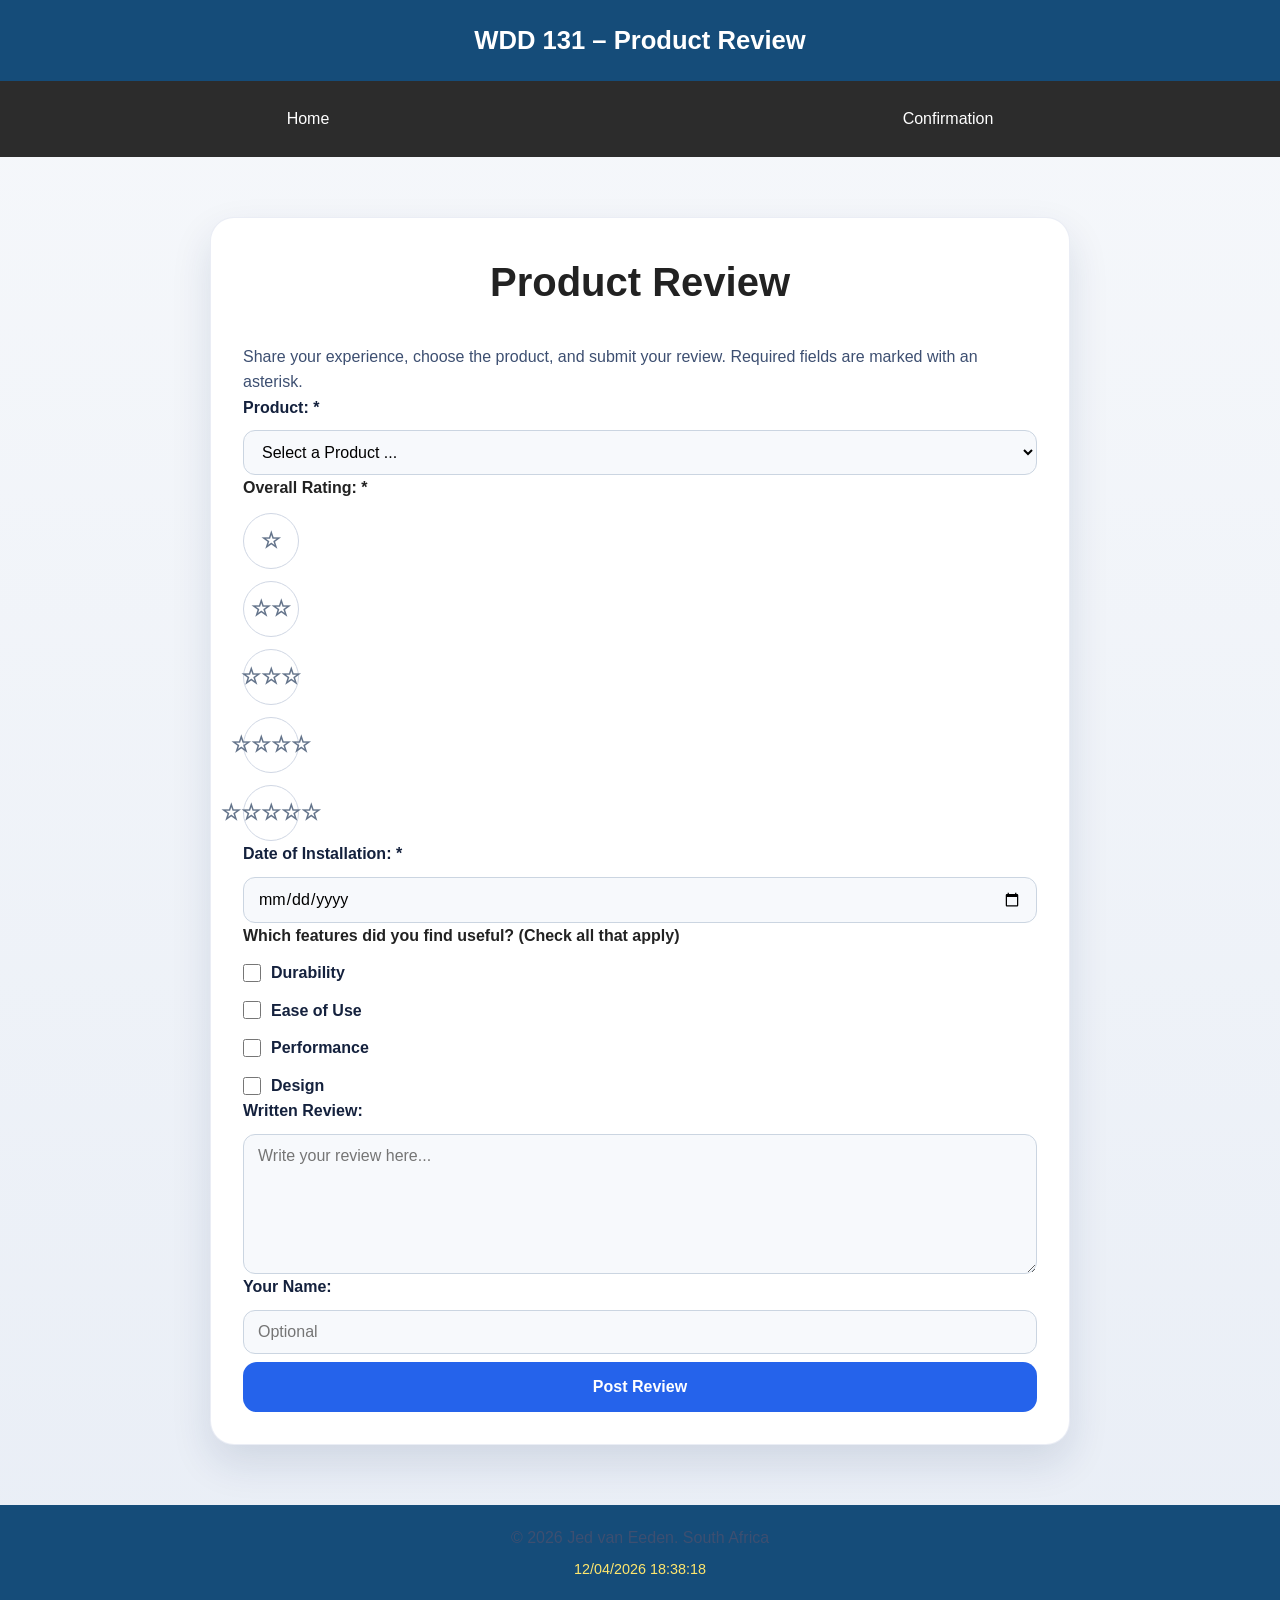
<file: week 05/form.html>
<!DOCTYPE html>
<html lang="en">
<head>
    <meta charset="UTF-8">
    <meta name="viewport" content="width=device-width, initial-scale=1.0">
    <title>Product Review Form</title>
    <meta name="description" content="Responsive product review form for WDD 131 assignment.">
    <meta name="author" content="Jed van Eeden">
    <link rel="preconnect" href="https://fonts.googleapis.com">
    <link rel="preconnect" href="https://fonts.gstatic.com" crossorigin>
    <link href="https://fonts.googleapis.com/css2?family=Inter:wght@400;500;600;700&display=swap" rel="stylesheet">
    <link rel="stylesheet" href="../styles/base.css">
    <link rel="stylesheet" href="../styles/form.css">
    <script src="../scripts/getdates.js" defer></script>
    <script src="../scripts/form.js" defer></script>
</head>
<body>
    <header>
        <span id="course-title">WDD 131 – Product Review</span>
        <nav>
            <a href="../index.html">Home</a>
            <a href="review.html">Confirmation</a>
        </nav>
    </header>
    <main>
        <form method="get" action="review.html">
            <h1>Product Review</h1>
            <p>Share your experience, choose the product, and submit your review. Required fields are marked with an asterisk.</p>

            <div class="form-group">
                <label for="productName">Product: *</label>
                <select id="productName" name="productName" required>
                    <option value="" disabled selected>Select a Product ...</option>
                </select>
            </div>

            <fieldset class="fieldset-group">
                <legend>Overall Rating: *</legend>
                <div class="rating-row">
                    <div>
                        <input class="rating-input" type="radio" id="rating1" name="rating" value="1" required aria-label="1 star">
                        <label class="rating-label" for="rating1" title="1 star">☆</label>
                    </div>
                    <div>
                        <input class="rating-input" type="radio" id="rating2" name="rating" value="2" required aria-label="2 stars">
                        <label class="rating-label" for="rating2" title="2 stars">☆☆</label>
                    </div>
                    <div>
                        <input class="rating-input" type="radio" id="rating3" name="rating" value="3" required aria-label="3 stars">
                        <label class="rating-label" for="rating3" title="3 stars">☆☆☆</label>
                    </div>
                    <div>
                        <input class="rating-input" type="radio" id="rating4" name="rating" value="4" required aria-label="4 stars">
                        <label class="rating-label" for="rating4" title="4 stars">☆☆☆☆</label>
                    </div>
                    <div>
                        <input class="rating-input" type="radio" id="rating5" name="rating" value="5" required aria-label="5 stars">
                        <label class="rating-label" for="rating5" title="5 stars">☆☆☆☆☆</label>
                    </div>
                </div>
            </fieldset>

            <div class="form-group">
                <label for="installationDate">Date of Installation: *</label>
                <input type="date" id="installationDate" name="installationDate" required>
            </div>

            <fieldset class="fieldset-group">
                <legend>Which features did you find useful? <span>(Check all that apply)</span></legend>
                <div class="feature-list">
                    <label class="feature-item" for="featureDurability">
                        <input type="checkbox" id="featureDurability" name="usefulFeatures" value="Durability">
                        Durability
                    </label>
                    <label class="feature-item" for="featureEaseOfUse">
                        <input type="checkbox" id="featureEaseOfUse" name="usefulFeatures" value="Ease of Use">
                        Ease of Use
                    </label>
                    <label class="feature-item" for="featurePerformance">
                        <input type="checkbox" id="featurePerformance" name="usefulFeatures" value="Performance">
                        Performance
                    </label>
                    <label class="feature-item" for="featureDesign">
                        <input type="checkbox" id="featureDesign" name="usefulFeatures" value="Design">
                        Design
                    </label>
                </div>
            </fieldset>

            <div class="form-group">
                <label for="writtenReview">Written Review:</label>
                <textarea id="writtenReview" name="writtenReview" placeholder="Write your review here..."></textarea>
            </div>

            <div class="form-group">
                <label for="userName">Your Name:</label>
                <input type="text" id="userName" name="userName" placeholder="Optional">
            </div>

            <input type="submit" value="Post Review">
        </form>
    </main>
    <footer>
        <p>&copy; <span id="currentyear"></span> Jed van Eeden. South Africa</p>
        <p id="lastModified"></p>
    </footer>
</body>
</html>
</file>
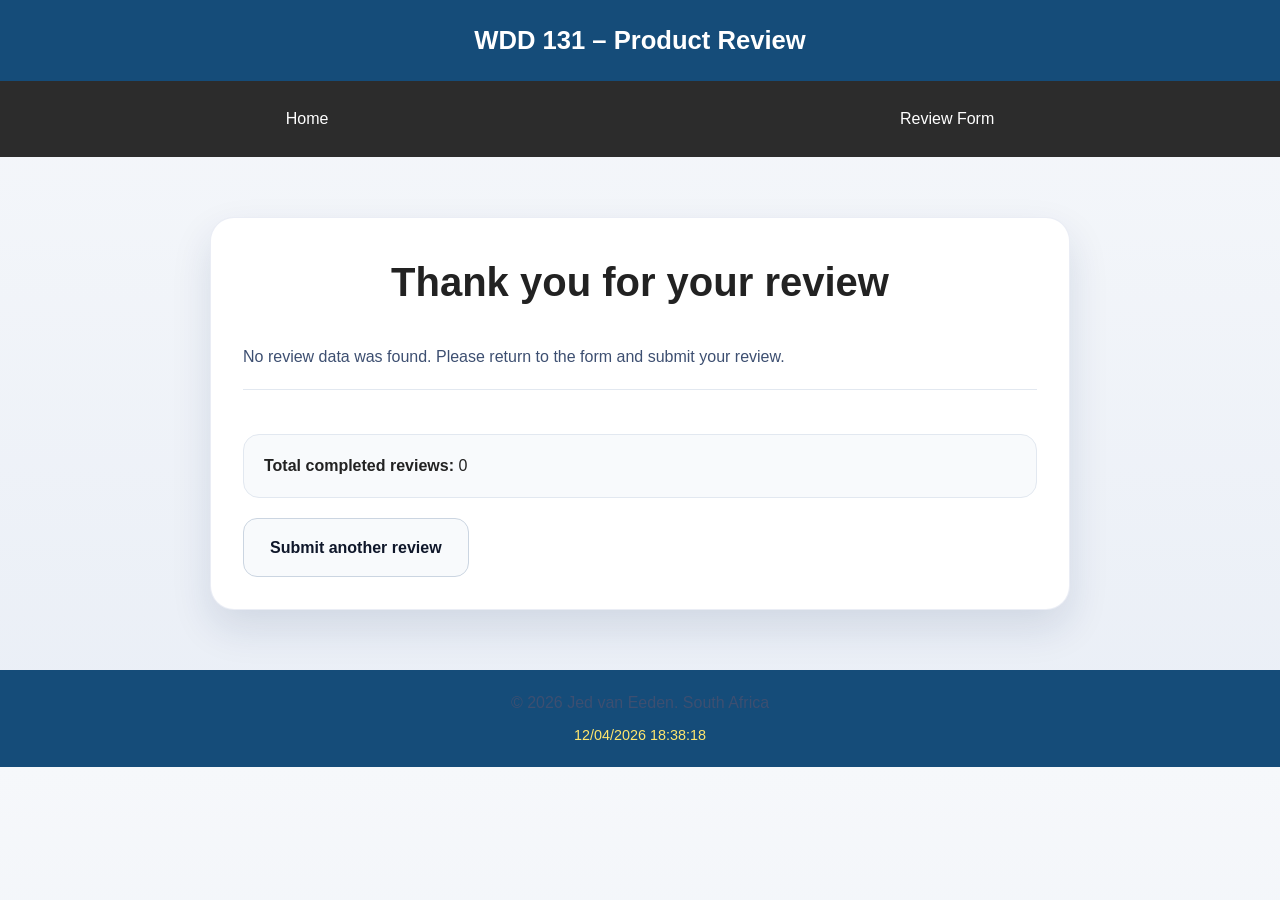
<file: week 05/review.html>
<!DOCTYPE html>
<html lang="en">
<head>
    <meta charset="UTF-8">
    <meta name="viewport" content="width=device-width, initial-scale=1.0">
    <title>Review Confirmation</title>
    <meta name="description" content="Product review confirmation page for WDD 131 assignment.">
    <meta name="author" content="Jed van Eeden">
    <link rel="preconnect" href="https://fonts.googleapis.com">
    <link rel="preconnect" href="https://fonts.gstatic.com" crossorigin>
    <link href="https://fonts.googleapis.com/css2?family=Inter:wght@400;500;600;700&display=swap" rel="stylesheet">
    <link rel="stylesheet" href="../styles/base.css">
    <link rel="stylesheet" href="../styles/form.css">
    <script src="../scripts/getdates.js" defer></script>
    <script src="../scripts/review.js" defer></script>
</head>
<body>
    <header>
        <span id="course-title">WDD 131 – Product Review</span>
        <nav>
            <a href="../index.html">Home</a>
            <a href="form.html">Review Form</a>
        </nav>
    </header>
    <main>
        <section class="review-card">
            <h1>Thank you for your review</h1>
            <p class="review-message">We are processing your review details now.</p>
            <div class="review-summary" aria-live="polite"></div>
            <div class="review-count">
                <strong>Total completed reviews:</strong> <span id="reviewCount">0</span>
            </div>
            <a class="button secondary" href="form.html">Submit another review</a>
        </section>
    </main>
    <footer>
        <p>&copy; <span id="currentyear"></span> Jed van Eeden. South Africa</p>
        <p id="lastModified"></p>
    </footer>
</body>
</html>
</file>
<file: styles/base.css>
* {
    margin: 0;
    padding: 0;
    box-sizing: border-box;
}

/* Body */

body {
    font-family: 'Poppins', sans-serif;
    background-color: #f2f2f2;
    color: #222;
    line-height: 1.6;
}

/* Header */
header {
    background-color: #154c79;
}

#course-title {
    display: block;
    text-align: center;
    color: white;
    font-size: 1.6rem;
    font-weight: 600;
    padding: 20px;
}

nav {
    display: flex;
    justify-content: space-around;
    align-items: center;
    background-color: #2c2c2c;
    padding: 15px 0;
}

nav a {
    color: white;
    text-decoration: none;
    font-size: 1rem;
    padding: 10px 20px;
    transition: background-color 0.3s ease,
                color 0.3s ease;
}

nav a:hover {
    background-color: white;
    color: #154c79;
    border-radius: 5px;
}

/* Main */

main {
    max-width: 1100px;
    margin: 40px auto;
    padding: 0 20px;
    display: grid;
    grid-template-columns: 2fr 1fr;
    gap: 25px;
}

main h1 {
    text-align: center;
    font-size: 2.5rem;
    margin-bottom: 30px;
    color: #222;
    grid-column: 1 / 3;
}

.card {
    background-color: white;
    border: 1px solid #ccc;
    border-radius: 10px;
    overflow: hidden;
    box-shadow: 0 2px 6px rgba(0,0,0,0.1);
}

.card h2 {
    background-color: #154c79;
    color: white;
    text-align: center;
    padding: 15px;
    font-size: 1.2rem;
}

.card p {
    padding: 20px;
    font-size: 1rem;
}

.card img {
    display: block;
    width: 80%;
    max-width: 250px;
    margin: 20px auto;
    border-radius: 8px;
}

/* Footer */

footer {
    background-color: #154c79;
    color: white;
    text-align: center;
    padding: 20px;
    margin-top: 40px;
}

/* Other Elements */
#lastModified {
    color: #ffe66d;
    margin-top: 8px;
    font-size: 0.9rem;
}

/* Responsive Layout */
@media (max-width: 768px) {

    nav {
        flex-direction: column;
    }

    nav a {
        width: 100%;
        text-align: center;
    }

    main {
        grid-template-columns: 1fr;
    }

    main h1 {
        grid-column: 1;
    }
}
</file>
<file: styles/form.css>
body {
    background: linear-gradient(180deg, #f6f8fb 0%, #e9eef6 100%);
}

main {
    max-width: 900px;
    margin: 40px auto;
    padding: 20px;
    display: block;
}

form, .review-card {
    background-color: white;
    border-radius: 24px;
    box-shadow: 0 18px 40px rgba(18, 38, 88, 0.12);
    padding: 32px;
    border: 1px solid rgba(84, 110, 174, 0.12);
}

h1, h2 {
    color: #14213d;
}

h1 {
    margin-bottom: 18px;
    font-size: clamp(2rem, 2.4vw, 2.6rem);
}

p {
    color: #3d4f71;
}

.form-grid {
    display: grid;
    grid-template-columns: 1fr 1fr;
    gap: 24px;
}

.form-group {
    display: grid;
    gap: 10px;
}

label {
    font-weight: 600;
    color: #14213d;
}

input[type="text"],
input[type="date"],
select,
textarea {
    width: 100%;
    border: 1px solid #cbd5e1;
    border-radius: 12px;
    padding: 12px 14px;
    font-size: 1rem;
    font-family: inherit;
    background-color: #f7f9fc;
    transition: border-color 0.25s ease, box-shadow 0.25s ease;
}

input[type="text"]:focus,
input[type="date"]:focus,
select:focus,
textarea:focus {
    outline: none;
    border-color: #2563eb;
    box-shadow: 0 0 0 4px rgba(37, 99, 235, 0.12);
}

textarea {
    min-height: 140px;
    resize: vertical;
}

.fieldset-group {
    border: none;
    padding: 0;
}

.fieldset-group legend {
    font-weight: 600;
    margin-bottom: 12px;
}

.rating-row,
.feature-list {
    display: grid;
    gap: 12px;
}

.rating-input {
    display: none;
}

.rating-label {
    display: inline-flex;
    align-items: center;
    justify-content: center;
    width: 56px;
    height: 56px;
    border-radius: 50%;
    border: 1px solid #d0d7e4;
    cursor: pointer;
    transition: background-color 0.25s ease, border-color 0.25s ease, color 0.25s ease;
    color: #64748b;
    font-size: 1.35rem;
}

.rating-input:checked + .rating-label,
.rating-label:hover {
    background-color: #2563eb;
    border-color: #2563eb;
    color: white;
}

.feature-item {
    display: flex;
    align-items: center;
    gap: 10px;
}

.feature-item input[type="checkbox"] {
    width: 18px;
    height: 18px;
    accent-color: #2563eb;
}

.button,
input[type="submit"] {
    display: inline-flex;
    align-items: center;
    justify-content: center;
    padding: 16px 26px;
    font-size: 1rem;
    font-weight: 700;
    border-radius: 14px;
    border: none;
    cursor: pointer;
    transition: transform 0.2s ease, box-shadow 0.2s ease;
    text-decoration: none;
}

input[type="submit"] {
    background-color: #2563eb;
    color: white;
    width: 100%;
    margin-top: 8px;
}

input[type="submit"]:hover,
.button:hover {
    transform: translateY(-1px);
    box-shadow: 0 14px 24px rgba(37, 99, 235, 0.18);
}

.button.secondary {
    background-color: #f8fafc;
    color: #0f172a;
    border: 1px solid #cbd5e1;
    margin-top: 20px;
}

.review-summary {
    margin-top: 20px;
    border-top: 1px solid #e2e8f0;
    padding-top: 20px;
}

.review-summary dl {
    display: grid;
    gap: 14px;
}

.review-summary dt {
    font-weight: 700;
    color: #14213d;
}

.review-summary dd {
    margin-left: 0;
    color: #475569;
}

.review-count {
    margin-top: 24px;
    padding: 18px 20px;
    background-color: #f8fafc;
    border-radius: 16px;
    border: 1px solid #e2e8f0;
}

@media (max-width: 760px) {
    .form-grid {
        grid-template-columns: 1fr;
    }

    .rating-row {
        grid-template-columns: repeat(5, minmax(0, 1fr));
    }
}

@media (max-width: 520px) {
    .rating-label {
        width: 48px;
        height: 48px;
    }
}
</file>
<file: styles/place.css>
:root {
    --primary: #154c79;
    --primary-dark: #0d3250;
    --accent: #111111;
    --surface: #ffffff;
    --surface-alt: #f3f7fb;
    --text: #111111;
    --muted: #444444;
    --shadow: 0 6px 24px rgba(0,0,0,0.18);
    --radius: 1rem;
    --max-width: 1100px;
    --block-width: 320px;
}

* {
    box-sizing: border-box;
}

body {
    margin: 0;
    font-family: 'Inter', 'Poppins', Arial, sans-serif;
    color: var(--text);
    background: linear-gradient(180deg, #f6f8fb 0%, #eef2f6 100%);
    line-height: 1.6;
}

img {
    max-width: 100%;
    display: block;
}

header.site-header {
    background-color: #1f4e79;
    color: #ffffff;
    padding: 1rem;
    box-shadow: 0 4px 12px rgba(0,0,0,0.08);
}

.site-title-row {
    max-width: var(--max-width);
    margin: 0 auto;
    display: flex;
    justify-content: space-between;
    align-items: center;
    gap: 1rem;
}

.site-title-row h1 {
    margin: 0;
    font-size: 1.5rem;
    font-weight: 700;
}

header nav {
    display: flex;
    flex-wrap: wrap;
    gap: 0.75rem;
}

header nav a {
    color: #ffffff;
    text-decoration: none;
    padding: 0.5rem 0.75rem;
    border-radius: 0.75rem;
    background-color: rgba(255, 255, 255, 0.14);
    transition: background-color 0.3s ease;
}

header nav a:hover,
header nav a:focus-visible {
    background-color: rgba(255, 255, 255, 0.28);
}

main {
    max-width: none;
    margin: 0;
    padding: 0;
}

.hero-bg {
    position: relative;
    width: 100%;
    min-height: clamp(360px, 68vh, 640px);
    display: flex;
    align-items: stretch;
    justify-content: center;
    background: #000;
    overflow: hidden;
    margin-bottom: 0;
}

.hero-bg picture {
    position: absolute;
    inset: 0;
    z-index: 1;
}

.hero-bg picture,
.hero-img-bg {
    width: 100%;
    height: 100%;
    display: block;
    object-fit: cover;
}

.hero-img-bg {
    filter: brightness(0.92);
}

.overlay-blocks {
    position: relative;
    z-index: 2;
    width: 100%;
    display: flex;
    justify-content: space-between;
    align-items: flex-start;
    padding: 1rem 4vw 0;
    box-sizing: border-box;
}
.data-block, .weather-block {
    background: rgba(255,255,255,0.96);
    border-radius: var(--radius);
    box-shadow: var(--shadow);
    min-width: 260px;
    max-width: var(--block-width);
    padding: 1.2rem 1.5rem 1.2rem 1.5rem;
    margin-bottom: 30px;
}
.block-title {
    background: var(--primary);
    color: #fff;
    font-size: 1.2rem;
    font-weight: 700;
    border-radius: 0.5rem;
    padding: 0.3rem 0.8rem;
    margin: 0 0 0.7rem 0;
    display: inline-block;
    box-shadow: 0 2px 8px rgba(0,0,0,0.08);
}
.data-block ul, .weather-block ul {
    list-style: none;
    padding: 0;
    margin: 0;
    font-size: 1rem;
}
.data-block li, .weather-block li {
    margin-bottom: 0.3rem;
    color: var(--text);
}
.weather-block li strong, .data-block li strong {
    font-weight: 600;
    min-width: 110px;
    display: inline-block;
}
.weather-icon-mobile {
    width: 1.5em;
    height: 1.5em;
    vertical-align: middle;
    margin-left: 0.3em;
}

.hero-copy,
.hero-image,
.panel-grid article,
.weather-card,
.about-section > * {
    background: var(--surface);
    border-radius: var(--radius);
    box-shadow: var(--shadow);
}

.hero-copy {
    padding: 1.5rem;
    display: flex;
    flex-direction: column;
    justify-content: center;
}

.hero-copy .section-label {
    color: var(--primary);
    margin-bottom: 0.5rem;
}

.hero-copy h2 {
    margin: 0;
    font-size: clamp(1.75rem, 2.1vw, 2.2rem);
    line-height: 1.15;
}

.hero-copy p {
    color: var(--muted);
    margin-top: 0.85rem;
}

.hero-actions {
    display: flex;
    flex-wrap: wrap;
    gap: 0.75rem;
    margin-top: 1rem;
}

.hero-actions a {
    text-decoration: none;
    font-weight: 700;
    padding: 0.75rem 1rem;
    border-radius: 999px;
    display: inline-flex;
    align-items: center;
    justify-content: center;
}

.hero-actions .btn-primary {
    background: var(--primary);
    color: #ffffff;
}

.hero-actions .btn-secondary {
    background: var(--accent);
    color: #ffffff;
}

.hero-image {
    overflow: hidden;
    min-height: 320px;
}

.hero-image img {
    width: 100%;
    height: 100%;
    object-fit: cover;
}

.panel-grid {
    display: grid;
    grid-template-columns: repeat(3, minmax(0, 1fr));
    gap: 1rem;
    margin-top: 1.5rem;
}

.panel-grid article {
    padding: 1.2rem;
}

.panel-grid h3,
.about-copy h2,
.home-card h3,
.weather-header h2 {
    margin: 0 0 0.75rem;
    font-size: 1.2rem;
}

.panel-grid p,
.about-copy p,
.home-card p,
.weather-note {
    color: var(--muted);
    margin: 0;
}

.weather-card {
    margin-top: 1.5rem;
    padding: 1.5rem;
    background: linear-gradient(180deg, #ffffff 0%, #eef4fb 100%);
}

.weather-header {
    display: flex;
    justify-content: space-between;
    align-items: center;
    gap: 1rem;
}

.weather-header .section-label {
    color: var(--primary);
}

.weather-content {
    display: grid;
    grid-template-columns: repeat(4, minmax(0, 1fr));
    gap: 1rem;
    margin-top: 1rem;
}

.weather-stat-label {
    margin: 0;
    font-weight: 700;
    color: var(--muted);
}

.weather-stat-value {
    margin: 0.4rem 0 0;
    font-size: 1.5rem;
    font-weight: 800;
    color: var(--primary-dark);
}

.weather-icon-mobile {
    width: 2.5rem;
    height: auto;
}

.about-section {
    display: grid;
    grid-template-columns: 1.1fr 0.9fr;
    gap: 1rem;
    margin-top: 1.5rem;
}

.about-copy,
.home-card {
    padding: 1.5rem;
}

.feature-list {
    margin: 1rem 0 0;
    padding-left: 1.1rem;
    color: var(--text);
}

footer {
    background: var(--primary);
    color: #fff;
    text-align: center;
    padding: 1.2rem 0 0.5rem 0;
    font-size: 1rem;
    margin-top: 0;
    border-top: 6px solid #fff;
}
footer p {
    margin: 0.2rem 0;
}
#lastModified {
    color: #d8e8f5;
    font-size: 0.95rem;
}

@media (max-width: 900px) {
    .site-title-row {
        flex-direction: column;
        align-items: flex-start;
    }

    .overlay-blocks {
        flex-direction: column;
        align-items: stretch;
        gap: 1.2rem;
        padding: 1rem 1rem 0;
    }

    .data-block, .weather-block {
        margin: 0 auto 20px auto;
        min-width: 220px;
        max-width: 95vw;
    }

    .hero-bg {
        min-height: clamp(320px, 60vh, 520px);
    }
}

@media (max-width: 640px) {
    header.site-header {
        padding: 0.75rem 1rem;
    }

    .site-nav a {
        font-size: 0.95rem;
        padding: 0.45rem 0.8rem;
    }
}
</file>
<file: styles/temples.css>
﻿:root {
    color-scheme: light;
}

* {
    box-sizing: border-box;
}

body {
    margin: 0;
    font-family: 'Inter', system-ui, -apple-system, BlinkMacSystemFont, "Segoe UI", sans-serif;
    line-height: 1.6;
    background-color: #f5f7fb;
    color: #1f2937;
}

header {
    display: flex;
    justify-content: space-between;
    align-items: center;
    gap: 1rem;
    background-color: #1f4e79;
    color: #ffffff;
    padding: 1rem;
}

.site-title {
    margin: 0;
    font-size: 1.5rem;
    font-weight: 700;
}

nav {
    display: flex;
    flex-wrap: wrap;
    gap: 0.75rem;
}

nav a {
    color: #ffffff;
    text-decoration: none;
    padding: 0.5rem 0.75rem;
    border-radius: 0.75rem;
    background-color: rgba(255, 255, 255, 0.14);
    transition: background-color 0.3s ease;
}

nav a:hover,
nav a:focus-visible {
    background-color: rgba(255, 255, 255, 0.28);
}

main {
    padding: 1rem;
    max-width: 1200px;
    margin: 0 auto;
}

h1 {
    margin-top: 0;
    font-size: 2rem;
}

.gallery {
    display: grid;
    grid-template-columns: repeat(auto-fit, minmax(200px, 1fr));
    gap: 1rem;
}

figure {
    margin: 0;
    padding: 0.75rem;
    background-color: #ffffff;
    border: 1px solid #dbe3ed;
    border-radius: 1rem;
    box-shadow: 0 1px 2px rgba(31, 41, 55, 0.08);
    text-align: center;
}

figure img {
    width: 100%;
    display: block;
    border-radius: 0.75rem;
    height: 180px;
    object-fit: cover;
}

figcaption {
    margin-top: 0.85rem;
    font-weight: 600;
}

footer {
    padding: 1rem;
    text-align: center;
    background-color: #eef4fb;
    color: #334155;
}
</file>
<file: styles/temples-large.css>
﻿@media screen and (min-width: 65rem) {
    header {
        padding: 1.5rem 2rem;
    }

    main {
        padding: 2rem;
    }

    .gallery {
        gap: 1.5rem;
    }

    figure {
        padding: 1.25rem;
    }

    figure img {
        height: 220px;
    }
}
</file>
<file: project/siteplan.css>
/* ============================================
   ROUNDTABLE HOLD - SITEPLAN STYLESHEET
   Color Scheme: Sepia Brown, Charcoal Gray, Weathered Stone, Soft Golden Light, Deep Crimson
   Typography: Georgia (headings), Trebuchet (body)
   ============================================ */

/* ==================== VARIABLES & GENERAL STYLES ==================== */

:root {
    --primary-dark: #2A2A2A;
    --accent-gold: #C9A876;
    --accent-crimson: #8B3A3A;
    --secondary-stone: #9C9591;
    --sepia-brown: #5C4A3D;
    --text-light: #E8DCC8;
    --text-dark: #1a1a1a;
    --border-color: #5C4A3D;
    --light-bg: #D9CFC1;
}

* {
    margin: 0;
    padding: 0;
    box-sizing: border-box;
}

html {
    scroll-behavior: smooth;
}

body {
    font-family: 'Trebuchet MS', Arial, sans-serif;
    background-color: var(--primary-dark);
    color: var(--text-light);
    line-height: 1.6;
    font-size: 16px;
}

/* ==================== HEADER STYLES ==================== */

header {
    background: linear-gradient(135deg, var(--primary-dark) 0%, var(--sepia-brown) 100%);
    padding: 2rem;
    text-align: center;
    border-bottom: 3px solid var(--accent-gold);
    box-shadow: 0 4px 6px rgba(0, 0, 0, 0.5);
}

.header-content {
    max-width: 1200px;
    margin: 0 auto;
}

.logo-section {
    display: flex;
    align-items: center;
    justify-content: center;
    gap: 1rem;
    margin-bottom: 0.5rem;
}

.logo {
    font-size: 3rem;
    display: flex;
    align-items: center;
    justify-content: center;
}

.logo img {
    max-width: 90px;
    max-height: 90px;
    width: auto;
    height: auto;
    object-fit: contain;
    display: block;
}

.logo-display img {
    max-width: 50px;
    max-height: 50px;
    width: auto;
    height: auto;
    object-fit: contain;
    display: inline-block;
    vertical-align: middle;
    margin-left: 0.5rem;
}

header h1 {
    font-family: Georgia, serif;
    font-size: 2.5rem;
    color: var(--accent-gold);
    text-shadow: 2px 2px 4px rgba(0, 0, 0, 0.5);
    margin: 0;
}

.tagline {
    font-style: italic;
    color: var(--text-light);
    margin-top: 0.5rem;
    font-size: 1.1rem;
}

/* ==================== NAVIGATION STYLES ==================== */

nav {
    background-color: var(--sepia-brown);
    padding: 1rem;
    box-shadow: 0 2px 4px rgba(0, 0, 0, 0.5);
    position: sticky;
    top: 0;
    z-index: 100;
}

nav ul {
    list-style: none;
    display: flex;
    justify-content: center;
    flex-wrap: wrap;
    gap: 1rem;
    max-width: 1200px;
    margin: 0 auto;
}

nav a {
    color: var(--text-light);
    text-decoration: none;
    font-weight: bold;
    transition: all 0.3s ease;
    padding: 0.5rem 1rem;
    border-radius: 4px;
}

nav a:hover {
    color: var(--primary-dark);
    background-color: var(--accent-gold);
    text-shadow: none;
}

/* ==================== MAIN CONTENT STYLES ==================== */

main {
    max-width: 1200px;
    margin: 0 auto;
    padding: 2rem 1rem;
}

.section {
    background-color: var(--secondary-stone);
    border-left: 5px solid var(--accent-gold);
    padding: 2rem;
    margin-bottom: 2rem;
    border-radius: 4px;
    box-shadow: 0 4px 6px rgba(0, 0, 0, 0.3);
}

.section h2 {
    font-family: Georgia, serif;
    font-size: 2rem;
    color: var(--accent-gold);
    margin-bottom: 1.5rem;
    text-shadow: 1px 1px 2px rgba(0, 0, 0, 0.5);
}

.section h3 {
    font-family: Georgia, serif;
    font-size: 1.5rem;
    color: var(--accent-gold);
    margin-top: 1.5rem;
    margin-bottom: 1rem;
}

.section h4 {
    font-family: 'Trebuchet MS', Arial, sans-serif;
    font-size: 1.2rem;
    color: var(--text-light);
    margin-top: 1rem;
    margin-bottom: 0.5rem;
}

.content-box {
    background-color: rgba(0, 0, 0, 0.2);
    padding: 1.5rem;
    border-radius: 4px;
    margin-bottom: 1.5rem;
}

.section p {
    margin-bottom: 1rem;
    line-height: 1.8;
}

.section ul, .section ol {
    margin-left: 2rem;
    margin-bottom: 1rem;
}

.section li {
    margin-bottom: 0.5rem;
}

/* ==================== SITE NAME SECTION ==================== */

.logo-display {
    background-color: rgba(139, 58, 58, 0.1);
    padding: 1.5rem;
    border-left: 4px solid var(--accent-crimson);
    border-radius: 4px;
    margin-top: 1rem;
}

.logo-display p {
    margin-bottom: 0.5rem;
}

/* ==================== SITE PURPOSE SECTION ==================== */

.purpose-list {
    list-style: none;
    padding-left: 0;
}

.purpose-list li {
    background-color: rgba(0, 0, 0, 0.2);
    padding: 1rem;
    margin-bottom: 0.5rem;
    border-left: 4px solid var(--accent-gold);
    border-radius: 2px;
}

.purpose-list strong {
    color: var(--accent-gold);
}

/* ==================== SCENARIOS SECTION ==================== */

.scenario {
    background-color: rgba(0, 0, 0, 0.15);
    padding: 1.5rem;
    margin: 1rem 0;
    border-left: 4px solid var(--accent-crimson);
    border-radius: 4px;
}

.scenario h3 {
    color: var(--accent-crimson);
    margin-bottom: 0.5rem;
}

.scenario em {
    color: var(--text-light);
    font-style: italic;
    display: block;
    margin: 0.5rem 0;
    padding-left: 1rem;
    border-left: 2px solid var(--accent-crimson);
}

.scenario p:last-child {
    margin-top: 1rem;
    padding-top: 1rem;
    border-top: 1px solid rgba(139, 58, 58, 0.3);
}

/* ==================== COLOR SCHEMA SECTION ==================== */

.color-palette {
    display: grid;
    grid-template-columns: repeat(auto-fit, minmax(250px, 1fr));
    gap: 1.5rem;
    margin: 1.5rem 0;
}

.color-item {
    background-color: rgba(0, 0, 0, 0.2);
    padding: 1.5rem;
    border-radius: 4px;
    text-align: center;
}

.color-box {
    width: 100%;
    height: 100px;
    border-radius: 4px;
    margin-bottom: 1rem;
    border: 2px solid rgba(201, 168, 118, 0.5);
}

.primary-color {
    background-color: var(--primary-dark);
}

.accent-color {
    background-color: var(--accent-gold);
}

.secondary-color {
    background-color: var(--secondary-stone);
}

.text-light {
    background-color: var(--text-light);
}

.accent-crimson {
    background-color: var(--accent-crimson);
}

.sepia-brown {
    background-color: var(--sepia-brown);
}

.color-item h3 {
    color: var(--accent-gold);
    margin-bottom: 0.5rem;
}

.color-usage {
    background-color: rgba(0, 0, 0, 0.2);
    padding: 1.5rem;
    border-radius: 4px;
    margin-top: 1rem;
}

.accent-text {
    color: var(--accent-gold);
    font-weight: bold;
}

.primary-text {
    color: var(--primary-dark);
    font-weight: bold;
}

.secondary-text {
    color: var(--secondary-stone);
    font-weight: bold;
}

/* ==================== TYPOGRAPHY SECTION ==================== */

.typography-display {
    display: grid;
    grid-template-columns: 1fr;
    gap: 1.5rem;
    margin: 1.5rem 0;
}

.font-example {
    background-color: rgba(0, 0, 0, 0.2);
    padding: 1.5rem;
    border-radius: 4px;
    border-left: 4px solid var(--accent-gold);
}

.font-heading {
    font-family: Georgia, serif;
    font-size: 1.8rem;
    color: var(--accent-gold);
    margin-bottom: 1rem;
}

.font-secondary {
    font-family: 'Trebuchet MS', Arial, sans-serif;
    font-size: 1.5rem;
    color: var(--accent-gold);
    margin-bottom: 1rem;
}

.font-accent {
    font-family: 'Courier New', monospace;
    font-size: 1.5rem;
    color: var(--accent-crimson);
    margin-bottom: 1rem;
}

.font-sample-heading {
    font-family: Georgia, serif;
    font-size: 1.8rem;
    color: var(--accent-gold);
    margin: 1rem 0;
    padding: 1rem;
    background-color: rgba(201, 168, 118, 0.1);
    border-radius: 4px;
}

.font-sample-body {
    font-family: 'Trebuchet MS', Arial, sans-serif;
    font-size: 1rem;
    color: var(--text-light);
    margin: 1rem 0;
    padding: 1rem;
    background-color: rgba(0, 0, 0, 0.3);
    border-radius: 4px;
}

.font-sample-accent {
    font-family: 'Courier New', monospace;
    font-size: 1rem;
    color: var(--accent-crimson);
    margin: 1rem 0;
    padding: 1rem;
    background-color: rgba(0, 0, 0, 0.4);
    border-radius: 4px;
    letter-spacing: 0.05em;
}

.typography-hierarchy {
    background-color: rgba(0, 0, 0, 0.2);
    padding: 1.5rem;
    border-radius: 4px;
    margin-top: 1rem;
}

.typography-hierarchy ul {
    list-style: none;
    padding-left: 0;
}

.typography-hierarchy li {
    padding: 0.5rem 0;
    border-bottom: 1px solid rgba(201, 168, 118, 0.2);
}

.typography-hierarchy li:last-child {
    border-bottom: none;
}

/* ==================== WIREFRAMES SECTION ==================== */

.wireframes-section {
    margin-bottom: 2rem;
}

.wireframe-container {
    margin-bottom: 2rem;
}

.wireframe-container h3 {
    color: var(--accent-gold);
    margin-bottom: 1rem;
    text-align: center;
}

.wireframe {
    background-color: rgba(0, 0, 0, 0.3);
    border: 2px dashed var(--accent-gold);
    border-radius: 4px;
    overflow: hidden;
}

/* Mobile Wireframe */
.mobile-wireframe {
    max-width: 320px;
    margin: 0 auto;
}

.mobile-wireframe .wf-header,
.mobile-wireframe .wf-nav,
.mobile-wireframe .wf-hero,
.mobile-wireframe .wf-content,
.mobile-wireframe .wf-sidebar,
.mobile-wireframe .wf-footer {
    padding: 1rem;
    border-bottom: 1px dashed var(--accent-gold);
    text-align: center;
    font-weight: bold;
    color: var(--accent-gold);
    background-color: rgba(201, 168, 118, 0.05);
}

.mobile-wireframe .wf-section {
    background-color: rgba(0, 0, 0, 0.4);
    padding: 0.8rem;
    margin: 0.5rem;
    border: 1px solid var(--accent-gold);
    border-radius: 2px;
    text-align: center;
    color: var(--text-light);
}

/* Desktop Wireframe */
.desktop-wireframe {
    display: flex;
    flex-direction: column;
}

.wf-header-desktop,
.wf-hero-desktop,
.wf-footer-desktop {
    padding: 1.5rem;
    text-align: center;
    font-weight: bold;
    color: var(--accent-gold);
    background-color: rgba(201, 168, 118, 0.05);
    border-bottom: 1px dashed var(--accent-gold);
}

.wf-main-desktop {
    display: grid;
    grid-template-columns: 2fr 1fr;
    gap: 1rem;
    padding: 1rem;
}

.wf-content-desktop,
.wf-sidebar-desktop {
    display: flex;
    flex-direction: column;
    gap: 1rem;
}

.wf-section {
    background-color: rgba(201, 168, 118, 0.1);
    padding: 1.5rem;
    border: 2px solid var(--accent-gold);
    border-radius: 4px;
    text-align: center;
    color: var(--accent-gold);
    font-weight: bold;
    min-height: 80px;
    display: flex;
    align-items: center;
    justify-content: center;
}

/* ==================== FOOTER STYLES ==================== */

footer {
    background: linear-gradient(135deg, var(--primary-dark) 0%, var(--sepia-brown) 100%);
    border-top: 3px solid var(--accent-gold);
    padding: 2rem;
    text-align: center;
    margin-top: 2rem;
}

.footer-content {
    max-width: 1200px;
    margin: 0 auto;
}

footer p {
    margin-bottom: 0.5rem;
    color: var(--text-light);
}

.footer-nav ul {
    list-style: none;
    display: flex;
    justify-content: center;
    gap: 1.5rem;
    margin-top: 1rem;
}

.footer-nav a {
    color: var(--accent-gold);
    text-decoration: none;
    transition: all 0.3s ease;
}

.footer-nav a:hover {
    text-decoration: underline;
    color: var(--text-light);
}

/* ==================== RESPONSIVE DESIGN ==================== */

@media (max-width: 768px) {
    header h1 {
        font-size: 2rem;
    }

    .tagline {
        font-size: 1rem;
    }

    nav ul {
        gap: 0.5rem;
    }

    nav a {
        padding: 0.4rem 0.8rem;
        font-size: 0.9rem;
    }

    .section {
        padding: 1.5rem;
        margin-bottom: 1.5rem;
    }

    .section h2 {
        font-size: 1.6rem;
    }

    .section h3 {
        font-size: 1.3rem;
    }

    .color-palette {
        grid-template-columns: 1fr;
    }

    .wf-main-desktop {
        grid-template-columns: 1fr;
    }

    .desktop-wireframe {
        display: none;
    }

    .wireframe-container:nth-child(2) {
        display: none;
    }

    .wireframe-container:nth-child(1) h3 {
        display: none;
    }

    .mobile-wireframe {
        width: 100%;
        max-width: 100%;
    }

    .footer-nav ul {
        flex-direction: column;
        gap: 0.5rem;
    }
}

@media (max-width: 480px) {
    body {
        font-size: 14px;
    }

    header {
        padding: 1rem;
    }

    header h1 {
        font-size: 1.5rem;
    }

    .logo {
        font-size: 2rem;
    }

    .section {
        padding: 1rem;
        border-left-width: 3px;
    }

    .section h2 {
        font-size: 1.3rem;
    }

    .section h3 {
        font-size: 1.1rem;
    }

    nav a {
        padding: 0.3rem 0.6rem;
        font-size: 0.85rem;
    }
}

/* ==================== PRINT STYLES ==================== */

@media print {
    body {
        background-color: white;
        color: black;
    }

    nav, footer {
        display: none;
    }

    .section {
        background-color: white;
        color: black;
        border: 1px solid #ccc;
        page-break-inside: avoid;
    }

    a {
        color: black;
        text-decoration: underline;
    }
}
</file>
<file: styles/access-guide.css>
/* ============================================
   ACCESS-GUIDE.CSS - Access Guide Page Styles
   ============================================ */

:root {
    --primary-color: #8b7355;
    --secondary-color: #d4af37;
    --accent-color: #4a4a4a;
    --text-light: #e8e8e8;
    --text-dark: #1a1a1a;
    --bg-dark: #0f0f0f;
    --gold-accent: #c9aa5b;
    --shadow: 0 4px 15px rgba(0, 0, 0, 0.5);
}

/* INTRO SECTION */
.intro-section {
    background: linear-gradient(135deg, rgba(139, 115, 85, 0.1), rgba(212, 175, 55, 0.05));
    border-left: 4px solid var(--gold-accent);
    padding: 2rem;
    border-radius: 8px;
    margin: 2rem 0;
}

.intro-section h2 {
    color: var(--secondary-color);
    font-size: 2rem;
    margin-top: 0;
}

.intro-section p {
    color: var(--text-light);
    line-height: 1.8;
    font-size: 1.05rem;
}

/* REQUIREMENTS SECTION */
.requirements-section {
    margin: 3rem 0;
}

.requirements-section h2 {
    color: var(--secondary-color);
    text-align: center;
    font-size: 2rem;
    margin-bottom: 2rem;
}

.requirements-grid {
    display: grid;
    grid-template-columns: repeat(auto-fit, minmax(250px, 1fr));
    gap: 1.5rem;
}

.requirement-card {
    background: linear-gradient(135deg, rgba(75, 74, 74, 0.5), rgba(50, 50, 50, 0.5));
    border: 2px solid var(--gold-accent);
    border-radius: 8px;
    padding: 1.5rem;
    transition: all 0.3s ease;
    text-align: center;
}

.requirement-card:hover {
    transform: translateY(-5px);
    border-color: var(--secondary-color);
    box-shadow: 0 8px 20px rgba(212, 175, 55, 0.2);
}

.requirement-card h3 {
    color: var(--secondary-color);
    margin-top: 0;
    margin-bottom: 1rem;
}

.requirement-card p {
    color: var(--text-light);
    margin: 0;
    line-height: 1.6;
}

/* METHODS SECTION */
.methods-section {
    margin: 3rem 0;
}

.methods-section h2 {
    color: var(--secondary-color);
    text-align: center;
    font-size: 2rem;
    margin-bottom: 2rem;
}

.access-method {
    background: linear-gradient(135deg, rgba(75, 74, 74, 0.5), rgba(50, 50, 50, 0.5));
    border: 2px solid var(--gold-accent);
    border-radius: 8px;
    overflow: hidden;
    margin-bottom: 2rem;
    transition: all 0.3s ease;
}

.access-method:hover {
    border-color: var(--secondary-color);
    box-shadow: 0 8px 20px rgba(212, 175, 55, 0.2);
}

.method-header {
    background: linear-gradient(135deg, var(--primary-color), var(--accent-color));
    padding: 1.5rem;
    border-bottom: 2px solid var(--gold-accent);
    display: flex;
    justify-content: space-between;
    align-items: center;
    flex-wrap: wrap;
    gap: 1rem;
}

.method-header h3 {
    color: var(--secondary-color);
    margin: 0;
    flex: 1;
    min-width: 300px;
}

.method-difficulty {
    background: rgba(212, 175, 55, 0.2);
    color: var(--gold-accent);
    padding: 0.5rem 1rem;
    border-radius: 4px;
    font-size: 0.9rem;
    font-weight: bold;
    white-space: nowrap;
}

.method-content {
    padding: 2rem;
}

.method-description {
    color: var(--text-light);
    font-size: 1.05rem;
    line-height: 1.7;
    margin-bottom: 1.5rem;
}

.method-steps {
    background: rgba(0, 0, 0, 0.3);
    padding: 1.5rem;
    border-left: 3px solid var(--gold-accent);
    border-radius: 4px;
    margin-bottom: 1.5rem;
}

.method-steps h4 {
    color: var(--secondary-color);
    margin-top: 0;
    margin-bottom: 1rem;
}

.method-steps ol {
    margin: 0;
    padding-left: 1.5rem;
    color: var(--text-light);
    line-height: 1.8;
}

.method-steps li {
    margin-bottom: 0.75rem;
}

.method-steps strong {
    color: var(--gold-accent);
}

.method-details,
.method-note {
    background: rgba(0, 0, 0, 0.2);
    padding: 1rem;
    border-radius: 4px;
    margin-bottom: 1rem;
}

.method-details h4,
.method-note strong {
    color: var(--secondary-color);
    display: block;
    margin-bottom: 0.75rem;
}

.method-details p {
    color: var(--text-light);
    margin: 0;
    line-height: 1.6;
}

.method-note {
    border-left: 3px solid var(--secondary-color);
    color: var(--text-light);
    margin: 0;
}

/* AFTER SECTION */
.after-section {
    background: rgba(139, 115, 85, 0.1);
    border: 2px solid var(--gold-accent);
    border-radius: 8px;
    padding: 2rem;
    margin: 3rem 0;
}

.after-section h2 {
    color: var(--secondary-color);
    border-bottom: 2px solid var(--gold-accent);
    padding-bottom: 1rem;
}

.after-section h3 {
    color: var(--gold-accent);
    margin-top: 2rem;
    margin-bottom: 1rem;
}

.after-section p {
    color: var(--text-light);
    line-height: 1.7;
}

.mt-section {
    margin-top: 2rem;
}

.access-steps {
    display: grid;
    grid-template-columns: repeat(auto-fit, minmax(250px, 1fr));
    gap: 1.5rem;
    margin: 1.5rem 0;
}

.step {
    background: rgba(0, 0, 0, 0.3);
    padding: 1.5rem;
    border-left: 3px solid var(--gold-accent);
    border-radius: 4px;
}

.step h4 {
    color: var(--secondary-color);
    margin-top: 0;
    margin-bottom: 0.75rem;
}

.step p {
    color: var(--text-light);
    margin: 0;
}

.safety-info {
    background: rgba(212, 175, 55, 0.1);
    border: 2px solid var(--gold-accent);
    padding: 1.5rem;
    border-radius: 4px;
    margin: 1.5rem 0;
}

.safety-info p {
    color: var(--text-light);
    margin: 0;
}

.timeline {
    display: grid;
    grid-template-columns: repeat(auto-fit, minmax(200px, 1fr));
    gap: 1.5rem;
    margin: 1.5rem 0;
}

.timeline-item {
    background: rgba(0, 0, 0, 0.3);
    padding: 1.5rem;
    border: 1px solid var(--gold-accent);
    border-radius: 4px;
}

.timeline-item h4 {
    color: var(--secondary-color);
    margin-top: 0;
    margin-bottom: 0.75rem;
}

.timeline-item p {
    color: var(--text-light);
    margin: 0;
    font-size: 0.95rem;
}

/* TIPS SECTION */
.tips-section {
    margin: 3rem 0;
}

.tips-section h2 {
    color: var(--secondary-color);
    text-align: center;
    font-size: 2rem;
    margin-bottom: 2rem;
}

.tips-grid {
    display: grid;
    grid-template-columns: repeat(auto-fit, minmax(250px, 1fr));
    gap: 1.5rem;
}

.tip {
    background: linear-gradient(135deg, rgba(75, 74, 74, 0.5), rgba(50, 50, 50, 0.5));
    border: 2px solid var(--gold-accent);
    border-radius: 8px;
    padding: 1.5rem;
    transition: all 0.3s ease;
}

.tip:hover {
    transform: translateY(-5px);
    border-color: var(--secondary-color);
    box-shadow: 0 8px 20px rgba(212, 175, 55, 0.2);
}

.tip h4 {
    color: var(--secondary-color);
    margin-top: 0;
    margin-bottom: 0.75rem;
}

.tip p {
    color: var(--text-light);
    margin: 0;
    line-height: 1.6;
}

/* FAQ SECTION */
.faq-section {
    margin: 3rem 0;
}

.faq-section h2 {
    color: var(--secondary-color);
    text-align: center;
    font-size: 2rem;
    margin-bottom: 2rem;
}

.faq-container {
    display: grid;
    grid-template-columns: 1fr;
    gap: 1rem;
}

.faq-item {
    background: linear-gradient(135deg, rgba(75, 74, 74, 0.5), rgba(50, 50, 50, 0.5));
    border: 1px solid var(--gold-accent);
    border-radius: 4px;
    overflow: hidden;
}

.faq-question {
    background: var(--primary-color);
    color: var(--secondary-color);
    padding: 1.25rem;
    margin: 0;
    cursor: pointer;
    transition: all 0.3s ease;
    font-weight: bold;
}

.faq-question:hover {
    background: var(--accent-color);
    color: var(--gold-accent);
    padding-left: 1.5rem;
}

.faq-answer {
    color: var(--text-light);
    padding: 1.25rem;
    margin: 0;
    line-height: 1.6;
    background: rgba(0, 0, 0, 0.2);
}

/* CTA SECTION */
.cta-section {
    background: linear-gradient(135deg, rgba(212, 175, 55, 0.1), rgba(139, 115, 85, 0.1));
    border: 2px solid var(--gold-accent);
    border-radius: 8px;
    padding: 3rem 2rem;
    text-align: center;
    margin: 3rem 0;
}

.cta-section h2 {
    color: var(--secondary-color);
    font-size: 2rem;
    margin-bottom: 1.5rem;
}

.cta-buttons {
    display: flex;
    gap: 1.5rem;
    justify-content: center;
    flex-wrap: wrap;
}

/* BUTTONS */
.btn {
    display: inline-block;
    padding: 1rem 2rem;
    text-decoration: none;
    border-radius: 4px;
    transition: all 0.3s ease;
    font-weight: bold;
    cursor: pointer;
    border: 2px solid transparent;
}

.btn-primary {
    background: var(--gold-accent);
    color: var(--text-dark);
    border-color: var(--gold-accent);
}

.btn-primary:hover {
    background: var(--secondary-color);
    border-color: var(--secondary-color);
    transform: scale(1.05);
}

.btn-secondary {
    background: transparent;
    color: var(--gold-accent);
    border-color: var(--gold-accent);
}

.btn-secondary:hover {
    background: var(--gold-accent);
    color: var(--text-dark);
    transform: scale(1.05);
}

/* RESPONSIVE */
@media (max-width: 768px) {
    .method-header {
        flex-direction: column;
        align-items: flex-start;
    }

    .method-header h3 {
        margin-bottom: 0.5rem;
    }

    .method-difficulty {
        align-self: flex-start;
    }

    .access-steps,
    .timeline,
    .tips-grid,
    .requirements-grid {
        grid-template-columns: 1fr;
    }

    .cta-buttons {
        flex-direction: column;
    }

    .btn {
        width: 100%;
        text-align: center;
    }

    .faq-question {
        font-size: 0.95rem;
    }

    .after-section,
    .intro-section {
        padding: 1.5rem;
    }
}
</file>
<file: styles/npcs.css>
/* ============================================
   NPCS.CSS - NPC Profiles Page Styles
   ============================================ */

:root {
    --primary-color: #8b7355;
    --secondary-color: #d4af37;
    --accent-color: #4a4a4a;
    --text-light: #e8e8e8;
    --text-dark: #1a1a1a;
    --bg-dark: #0f0f0f;
    --gold-accent: #c9aa5b;
    --shadow: 0 4px 15px rgba(0, 0, 0, 0.5);
}

/* FILTER SECTION */
.filter-section {
    text-align: center;
    margin: 2rem 0;
    padding: 2rem;
    background: rgba(139, 115, 85, 0.1);
    border-radius: 8px;
}

.filter-section h2 {
    color: var(--secondary-color);
    margin-bottom: 1.5rem;
}

.filter-buttons {
    display: flex;
    gap: 1rem;
    justify-content: center;
    flex-wrap: wrap;
}

.filter-btn {
    padding: 0.75rem 1.5rem;
    border: 2px solid var(--gold-accent);
    background: transparent;
    color: var(--gold-accent);
    border-radius: 4px;
    cursor: pointer;
    transition: all 0.3s ease;
    font-weight: bold;
    font-size: 0.95rem;
}

.filter-btn:hover {
    background: var(--gold-accent);
    color: var(--text-dark);
    transform: scale(1.05);
}

.filter-btn.active {
    background: var(--gold-accent);
    color: var(--text-dark);
    box-shadow: 0 0 10px rgba(201, 170, 91, 0.5);
}

/* NPC LIST SECTION */
.npc-list-section {
    margin: 3rem 0;
}

.npc-list-grid {
    display: grid;
    grid-template-columns: repeat(auto-fit, minmax(min(100%, 300px), 1fr));;
    gap: 2rem;
}

/* NPC PROFILE CARD */
.npc-profile {
    background: linear-gradient(135deg, rgba(75, 74, 74, 0.5), rgba(50, 50, 50, 0.5));
    border: 2px solid var(--gold-accent);
    border-radius: 8px;
    overflow: hidden;
    transition: all 0.3s ease;
    box-shadow: var(--shadow);
}

.npc-profile:hover {
    border-color: var(--secondary-color);
    box-shadow: 0 8px 25px rgba(212, 175, 55, 0.3);
    background: linear-gradient(135deg, rgba(139, 115, 85, 0.3), rgba(75, 74, 74, 0.5));
}

.npc-profile.hidden {
    display: none;
}

.npc-header {
    background: linear-gradient(135deg, var(--primary-color), var(--accent-color));
    padding: 2rem;
    border-bottom: 2px solid var(--gold-accent);
}

.npc-name {
    color: var(--secondary-color);
    font-size: 1.5rem;
    margin: 0 0 0.5rem 0;
}

.npc-title {
    color: var(--gold-accent);
    font-style: italic;
    font-size: 1rem;
    display: block;
    margin-bottom: 0.5rem;
}

.npc-role {
    color: var(--text-light);
    font-size: 0.9rem;
    display: block;
    opacity: 0.8;
}

.npc-body {
    padding: 1.5rem;
}

.npc-description {
    color: var(--text-light);
    line-height: 1.7;
    margin-bottom: 1.5rem;
}

.npc-details {
    margin-bottom: 1.5rem;
    background: rgba(0, 0, 0, 0.3);
    padding: 1.25rem;
    border-left: 3px solid var(--gold-accent);
    border-radius: 4px;
}

.npc-details h4 {
    color: var(--secondary-color);
    margin-top: 0;
    margin-bottom: 0.75rem;
    font-size: 1.05rem;
}

.npc-details p {
    color: var(--text-light);
    margin: 0 0 0.5rem 0;
    line-height: 1.6;
}

.npc-details ul {
    list-style: none;
    padding: 0;
    margin: 0;
}

.npc-details li {
    color: var(--text-light);
    margin-bottom: 0.5rem;
    padding-left: 1.5rem;
    position: relative;
    line-height: 1.5;
}

.npc-details li::before {
    content: "▸";
    position: absolute;
    left: 0;
    color: var(--gold-accent);
    font-weight: bold;
}

/* SPECIAL NPC SECTION */
.npc-special-section {
    margin: 3rem 0;
}

.npc-special-section h2 {
    color: var(--secondary-color);
    text-align: center;
    font-size: 2rem;
    margin-bottom: 2rem;
}

.special-npc-grid {
    display: grid;
    grid-template-columns: repeat(auto-fit, minmax(350px, 1fr));
    gap: 2rem;
}

.special-npc-card {
    background: linear-gradient(135deg, rgba(212, 175, 55, 0.1), rgba(139, 115, 85, 0.1));
    border: 2px solid var(--secondary-color);
    border-radius: 8px;
    padding: 2rem;
    transition: all 0.3s ease;
}

.special-npc-card:hover {
    background: linear-gradient(135deg, rgba(212, 175, 55, 0.15), rgba(139, 115, 85, 0.15));
    transform: translateY(-5px);
    box-shadow: 0 8px 20px rgba(212, 175, 55, 0.2);
}

.special-npc-card h3 {
    color: var(--secondary-color);
    font-size: 1.4rem;
    margin-top: 0;
    margin-bottom: 0.5rem;
}

.special-npc-card .npc-title {
    display: block;
    margin-bottom: 1rem;
}

.special-npc-card p {
    color: var(--text-light);
    line-height: 1.7;
}

/* CTA SECTION */
.cta-section {
    background: linear-gradient(135deg, rgba(212, 175, 55, 0.1), rgba(139, 115, 85, 0.1));
    border: 2px solid var(--gold-accent);
    border-radius: 8px;
    padding: 3rem 2rem;
    text-align: center;
    margin: 3rem 0;
}

.cta-section h2 {
    color: var(--secondary-color);
    font-size: 2rem;
    margin-bottom: 1.5rem;
}

.cta-buttons {
    display: flex;
    gap: 1.5rem;
    justify-content: center;
    flex-wrap: wrap;
}

/* BUTTONS */
.btn {
    display: inline-block;
    padding: 1rem 2rem;
    text-decoration: none;
    border-radius: 4px;
    transition: all 0.3s ease;
    font-weight: bold;
    cursor: pointer;
    border: 2px solid transparent;
}

.btn-primary {
    background: var(--gold-accent);
    color: var(--text-dark);
    border-color: var(--gold-accent);
}

.btn-primary:hover {
    background: var(--secondary-color);
    border-color: var(--secondary-color);
    transform: scale(1.05);
}

.btn-secondary {
    background: transparent;
    color: var(--gold-accent);
    border-color: var(--gold-accent);
}

.btn-secondary:hover {
    background: var(--gold-accent);
    color: var(--text-dark);
    transform: scale(1.05);
}

/* ANIMATIONS */
@keyframes fadeIn {
    from {
        opacity: 0;
        transform: translateY(10px);
    }
    to {
        opacity: 1;
        transform: translateY(0);
    }
}

.npc-profile {
    animation: fadeIn 0.5s ease-out;
}

/* RESPONSIVE */
@media (max-width: 1024px) {
    .npc-list-grid {
        grid-template-columns: 1fr;
    }

    .special-npc-grid {
        grid-template-columns: 1fr;
    }
}

@media (max-width: 768px) {
    .filter-section {
        padding: 1rem;
    }

    .filter-buttons {
        gap: 0.5rem;
    }

    .filter-btn {
        padding: 0.5rem 1rem;
        font-size: 0.85rem;
    }

    .npc-list-grid {
        grid-template-columns: 1fr;
        gap: 1.5rem;
    }

    .npc-header {
        padding: 1.5rem;
    }

    .npc-name {
        font-size: 1.25rem;
    }

    .npc-body {
        padding: 1rem;
    }

    .npc-details {
        padding: 1rem;
    }

    .cta-buttons {
        flex-direction: column;
    }

    .btn {
        width: 100%;
        text-align: center;
    }
}

/* Additional */ 

* {
    margin: 0;
    padding: 0;
    box-sizing: border-box;
}

body {
    background-color: #0f0f0f;
    color: #e8e8e8;
    font-family: Arial, Helvetica, sans-serif;
    line-height: 1.6;
}

.main-content {
    max-width: 1400px;
    margin: 0 auto;
    padding: 2rem;
}

.main-header {
    background: linear-gradient(135deg, #1a1a1a, #333);
    border-bottom: 3px solid #c9aa5b;
    padding: 2rem;
    text-align: center;
}

.logo img {
    width: 80px;
    border-radius: 50%;
}

.header-text h1 {
    color: #d4af37;
    margin-top: 1rem;
}

.tagline {
    color: #c9aa5b;
}

.main-nav {
    background: #1a1a1a;
    padding: 1rem;
}

.nav-list {
    display: flex;
    justify-content: center;
    gap: 2rem;
    list-style: none;
    flex-wrap: wrap;
}

.nav-list a {
    color: #d4af37;
    text-decoration: none;
    font-weight: bold;
}

.nav-list a:hover {
    color: white;
}

.main-footer {
    text-align: center;
    padding: 2rem;
    background: #1a1a1a;
    border-top: 2px solid #c9aa5b;
}
</file>
<file: styles/style.css>
/* ============================================
   STYLE.CSS - Roundtable Hold Website
   ============================================ */

:root {
    --gold: #d4af37;
    --dark: #1a1a1a;
    --gray: #e8e8e8;
    --primary: #8b7355;
    --accent: #4a4a4a;
}

* {
    margin: 0;
    padding: 0;
    box-sizing: border-box;
}

body {
    font-family: 'Segoe UI', Tahoma, Geneva, Verdana, sans-serif;
    color: var(--gray);
    background: var(--dark);
    line-height: 1.6;
}

.container {
    max-width: 1200px;
    margin: 0 auto;
    padding: 0 20px;
}

/* HEADER */
.header {
    background: linear-gradient(135deg, var(--primary), var(--accent));
    padding: 2rem 0;
    text-align: center;
    border-bottom: 3px solid var(--gold);
}

.header .container {
    display: flex;
    align-items: center;
    justify-content: center;
    gap: 2rem;
    flex-wrap: wrap;
}

.logo {
    width: 80px;
    height: 80px;
    border-radius: 8px;
    border: 2px solid var(--gold);
}

.header h1 {
    color: var(--gold);
    font-size: 2.5rem;
    margin-bottom: 0.5rem;
}

.tagline {
    color: var(--gray);
    font-size: 1.1rem;
}

/* NAVBAR */
.navbar {
    background: var(--accent);
    padding: 0;
    position: sticky;
    top: 0;
    z-index: 100;
    border-bottom: 2px solid var(--gold);
}

.navbar ul {
    list-style: none;
    display: flex;
    justify-content: center;
    flex-wrap: wrap;
    max-width: 1200px;
    margin: 0 auto;
    padding: 0;
}

.navbar a {
    display: block;
    color: var(--gold);
    text-decoration: none;
    padding: 1rem 1.5rem;
    transition: all 0.3s ease;
    border-bottom: 3px solid transparent;
}

.navbar a:hover,
.navbar a:focus {
    background: rgba(212, 175, 55, 0.1);
    border-bottom-color: var(--gold);
}

/* SECTIONS */
.section {
    padding: 3rem 0;
}

.section h2 {
    font-size: 2rem;
    color: var(--gold);
    margin-bottom: 2rem;
    text-align: center;
}

.section p {
    font-size: 1rem;
    margin-bottom: 1.5rem;
}

.alternate {
    background: rgba(139, 115, 85, 0.05);
}

/* CARDS */
.cards {
    display: grid;
    grid-template-columns: repeat(auto-fit, minmax(280px, 1fr));
    gap: 2rem;
    margin-top: 2rem;
}

.card {
    background: linear-gradient(135deg, rgba(75, 74, 74, 0.5), rgba(50, 50, 50, 0.5));
    border: 2px solid var(--gold);
    padding: 2rem;
    border-radius: 8px;
    transition: all 0.3s ease;
}

.card:hover {
    transform: translateY(-5px);
    border-color: var(--gold);
    box-shadow: 0 8px 20px rgba(212, 175, 55, 0.2);
}

.card h3 {
    color: var(--gold);
    margin-bottom: 1rem;
    font-size: 1.3rem;
}

.card p {
    margin-bottom: 0;
}

/* NPC LIST */
#npcContainer {
    display: grid;
    grid-template-columns: repeat(auto-fit, minmax(250px, 1fr));
    gap: 2rem;
    margin-bottom: 2rem;
}

.npc-item {
    background: linear-gradient(135deg, rgba(75, 74, 74, 0.5), rgba(50, 50, 50, 0.5));
    border: 2px solid var(--gold);
    padding: 1.5rem;
    border-radius: 8px;
    transition: all 0.3s ease;
}

.npc-item:hover {
    transform: translateY(-5px);
    border-color: var(--gold);
}

.npc-item h3 {
    color: var(--gold);
    margin-bottom: 0.5rem;
}

.npc-role {
    color: var(--primary);
    font-size: 0.9rem;
    font-style: italic;
}

.npc-item p {
    margin-top: 1rem;
    font-size: 0.95rem;
}

/* SERVICES */
.services {
    display: grid;
    grid-template-columns: repeat(auto-fit, minmax(300px, 1fr));
    gap: 2rem;
}

.service {
    background: rgba(0, 0, 0, 0.3);
    border-left: 4px solid var(--gold);
    padding: 2rem;
    border-radius: 4px;
    transition: all 0.3s ease;
}

.service:hover {
    background: rgba(0, 0, 0, 0.5);
}

.service h3 {
    color: var(--gold);
    margin-bottom: 1rem;
}

/* FORMS */
.form-container {
    max-width: 500px;
    margin: 2rem auto;
    background: rgba(0, 0, 0, 0.3);
    padding: 2rem;
    border-radius: 8px;
    border: 2px solid var(--gold);
}

fieldset {
    border: none;
}

legend {
    color: var(--gold);
    font-size: 1.3rem;
    margin-bottom: 1.5rem;
    display: block;
}

.form-group {
    margin-bottom: 1.5rem;
}

label {
    display: block;
    color: var(--gold);
    margin-bottom: 0.5rem;
    font-weight: bold;
}

input,
select {
    width: 100%;
    padding: 0.75rem;
    background: rgba(0, 0, 0, 0.5);
    border: 1px solid var(--gold);
    color: var(--gray);
    border-radius: 4px;
    font-size: 1rem;
}

input:focus,
select:focus {
    outline: none;
    border-color: var(--gray);
    box-shadow: 0 0 8px rgba(212, 175, 55, 0.3);
}

input::placeholder {
    color: rgba(232, 232, 232, 0.5);
}

/* BUTTONS */
.btn {
    display: inline-block;
    padding: 0.75rem 1.5rem;
    background: var(--gold);
    color: var(--dark);
    text-decoration: none;
    border: 2px solid var(--gold);
    border-radius: 4px;
    cursor: pointer;
    font-weight: bold;
    transition: all 0.3s ease;
    font-size: 1rem;
}

.btn:hover,
.btn:focus {
    background: transparent;
    color: var(--gold);
    transform: scale(1.05);
}

.btn-secondary {
    background: transparent;
    color: var(--gold);
}

.btn-secondary:hover {
    background: var(--gold);
    color: var(--dark);
}

/* CTA */
.cta {
    text-align: center;
    margin-top: 2rem;
}

/* FORM MESSAGE */
.form-message {
    margin-top: 1rem;
    padding: 1rem;
    border-radius: 4px;
    display: none;
}

.form-message.success {
    background: rgba(76, 175, 80, 0.2);
    border: 2px solid #4caf50;
    color: #a5d6a7;
    display: block;
}

.form-message.error {
    background: rgba(244, 67, 54, 0.2);
    border: 2px solid #f44336;
    color: #ef9a9a;
    display: block;
}

/* FOOTER */
.footer {
    background: var(--accent);
    padding: 2rem 0;
    text-align: center;
    border-top: 2px solid var(--gold);
    margin-top: 3rem;
}

.footer p {
    margin: 0;
    color: var(--gold);
}

/* RESPONSIVE */
@media (max-width: 768px) {
    .header h1 {
        font-size: 1.8rem;
    }

    .tagline {
        font-size: 0.9rem;
    }

    .navbar ul {
        flex-direction: column;
    }

    .navbar a {
        text-align: center;
    }

    .section {
        padding: 2rem 0;
    }

    .section h2 {
        font-size: 1.5rem;
    }

    .cards,
    .services,
    #npcContainer {
        grid-template-columns: 1fr;
    }

    .btn {
        display: block;
        width: 100%;
        text-align: center;
    }

    .header .container {
        flex-direction: column;
        gap: 1rem;
    }
}
</file>
